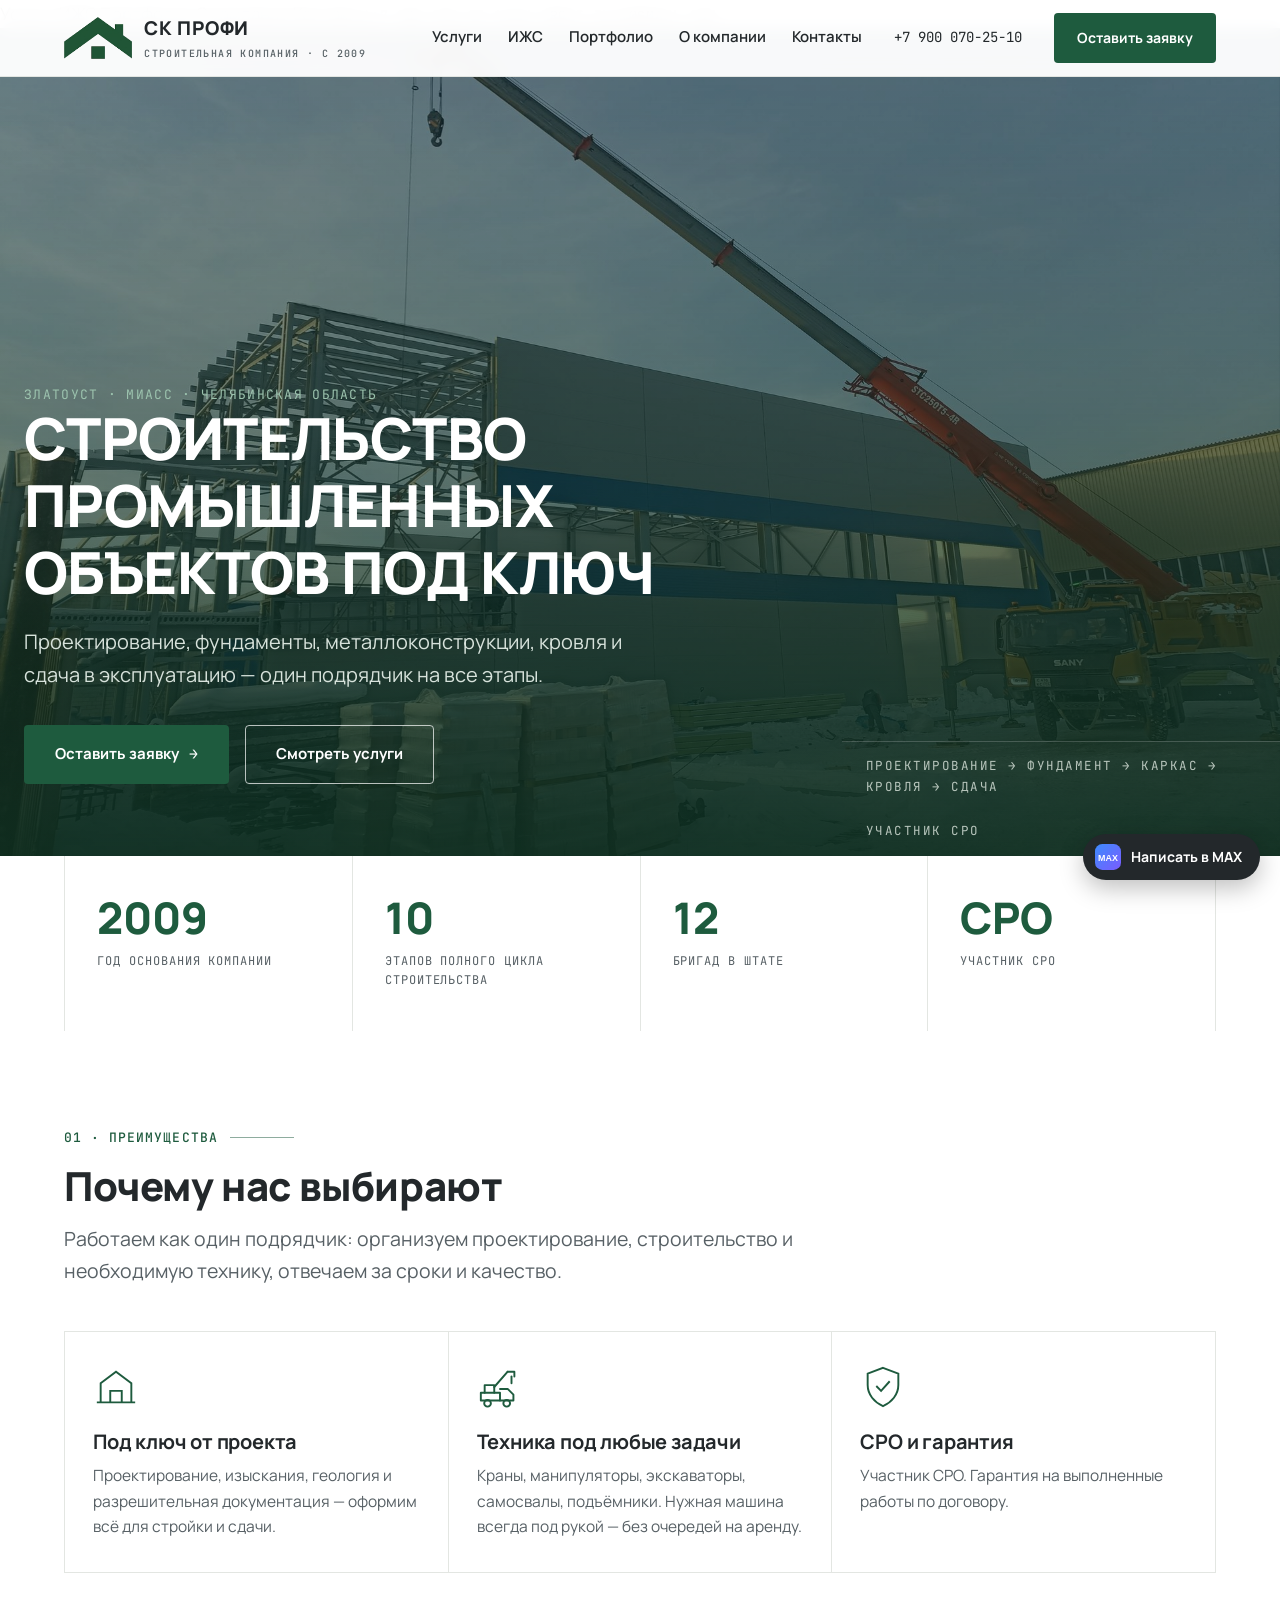
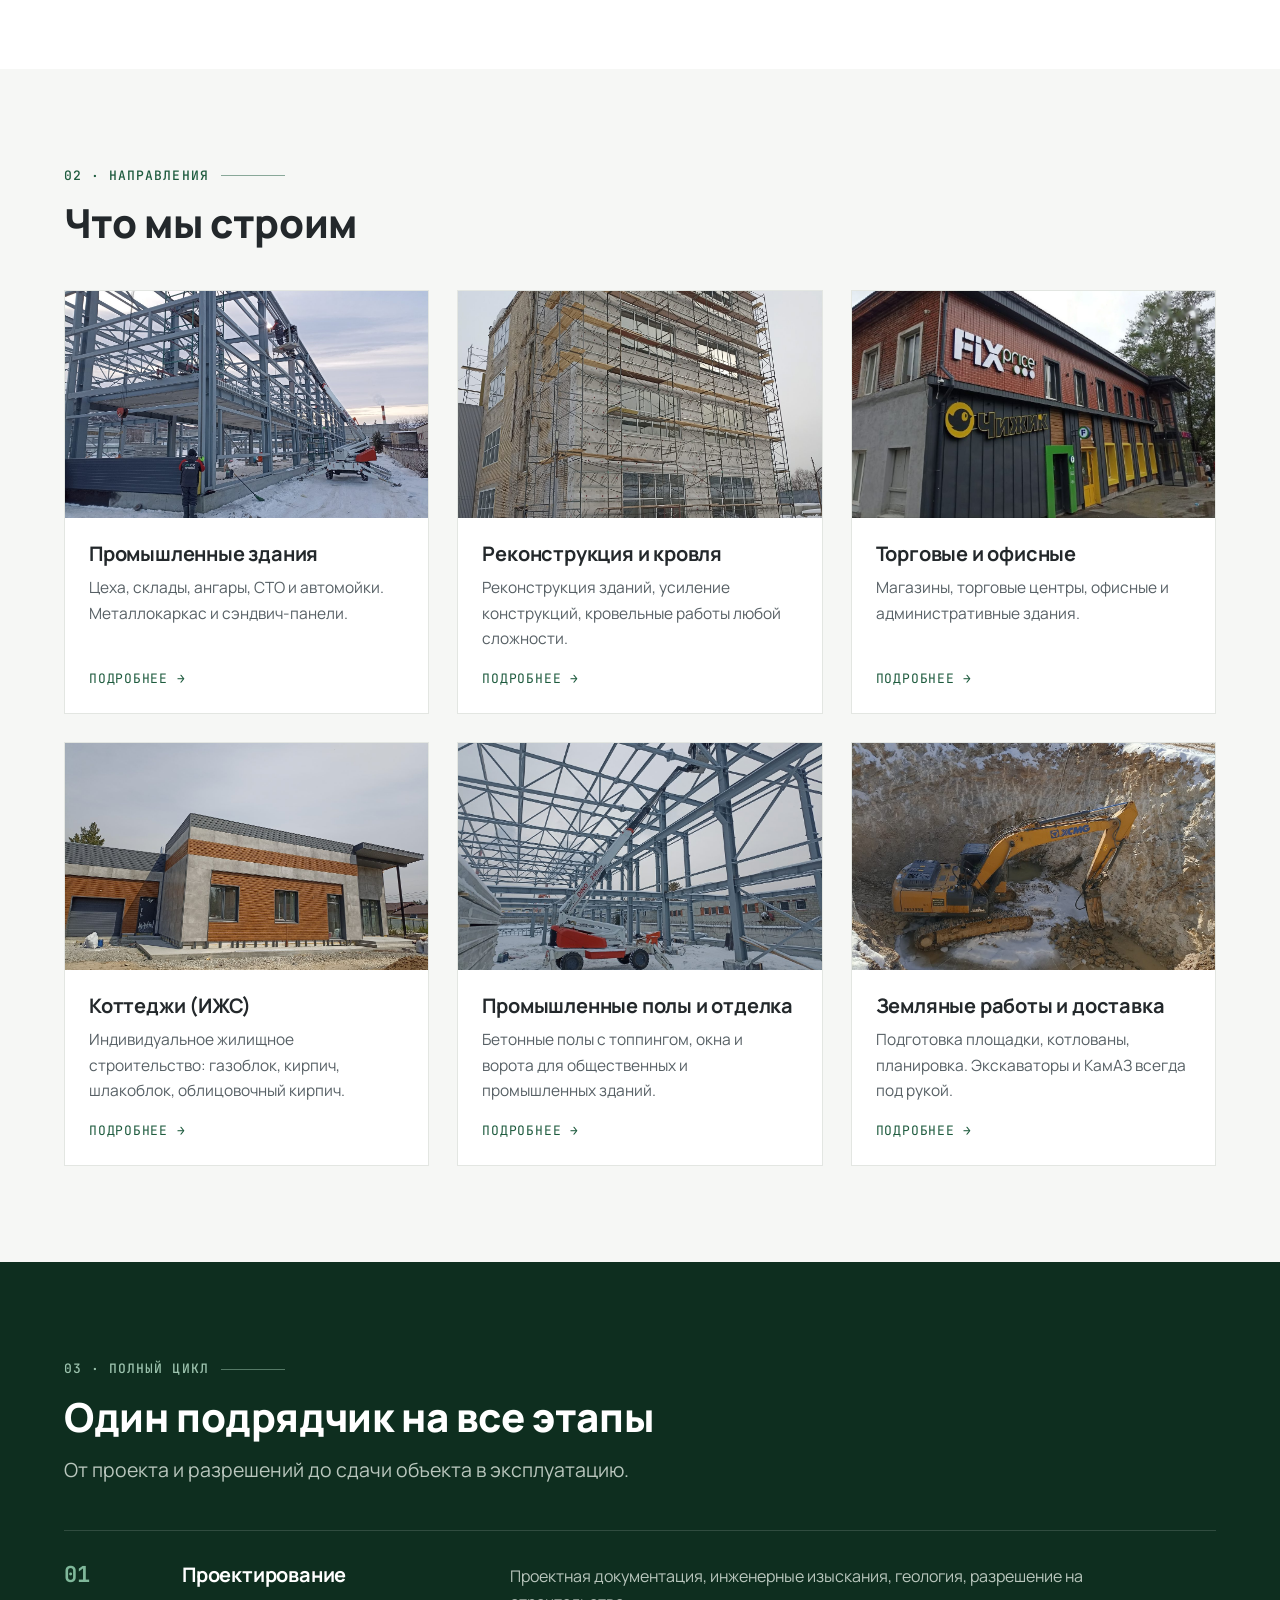
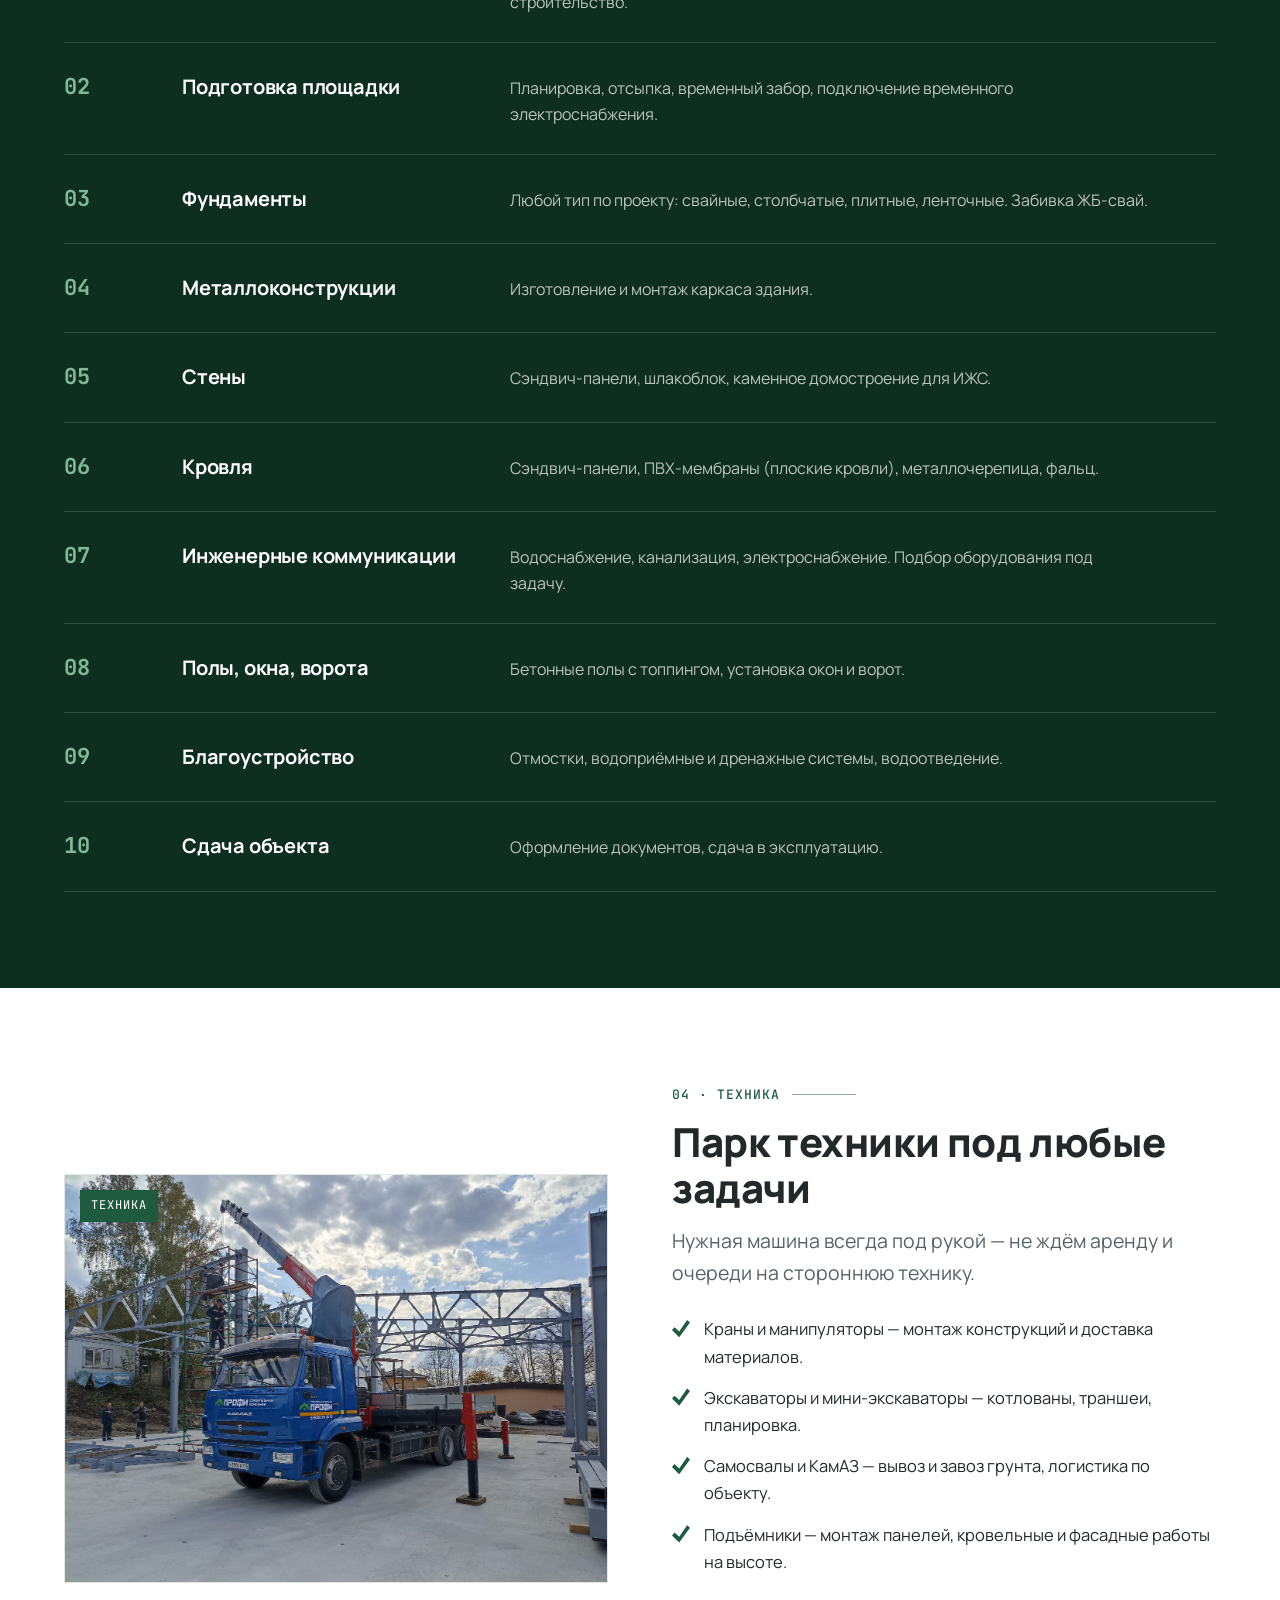
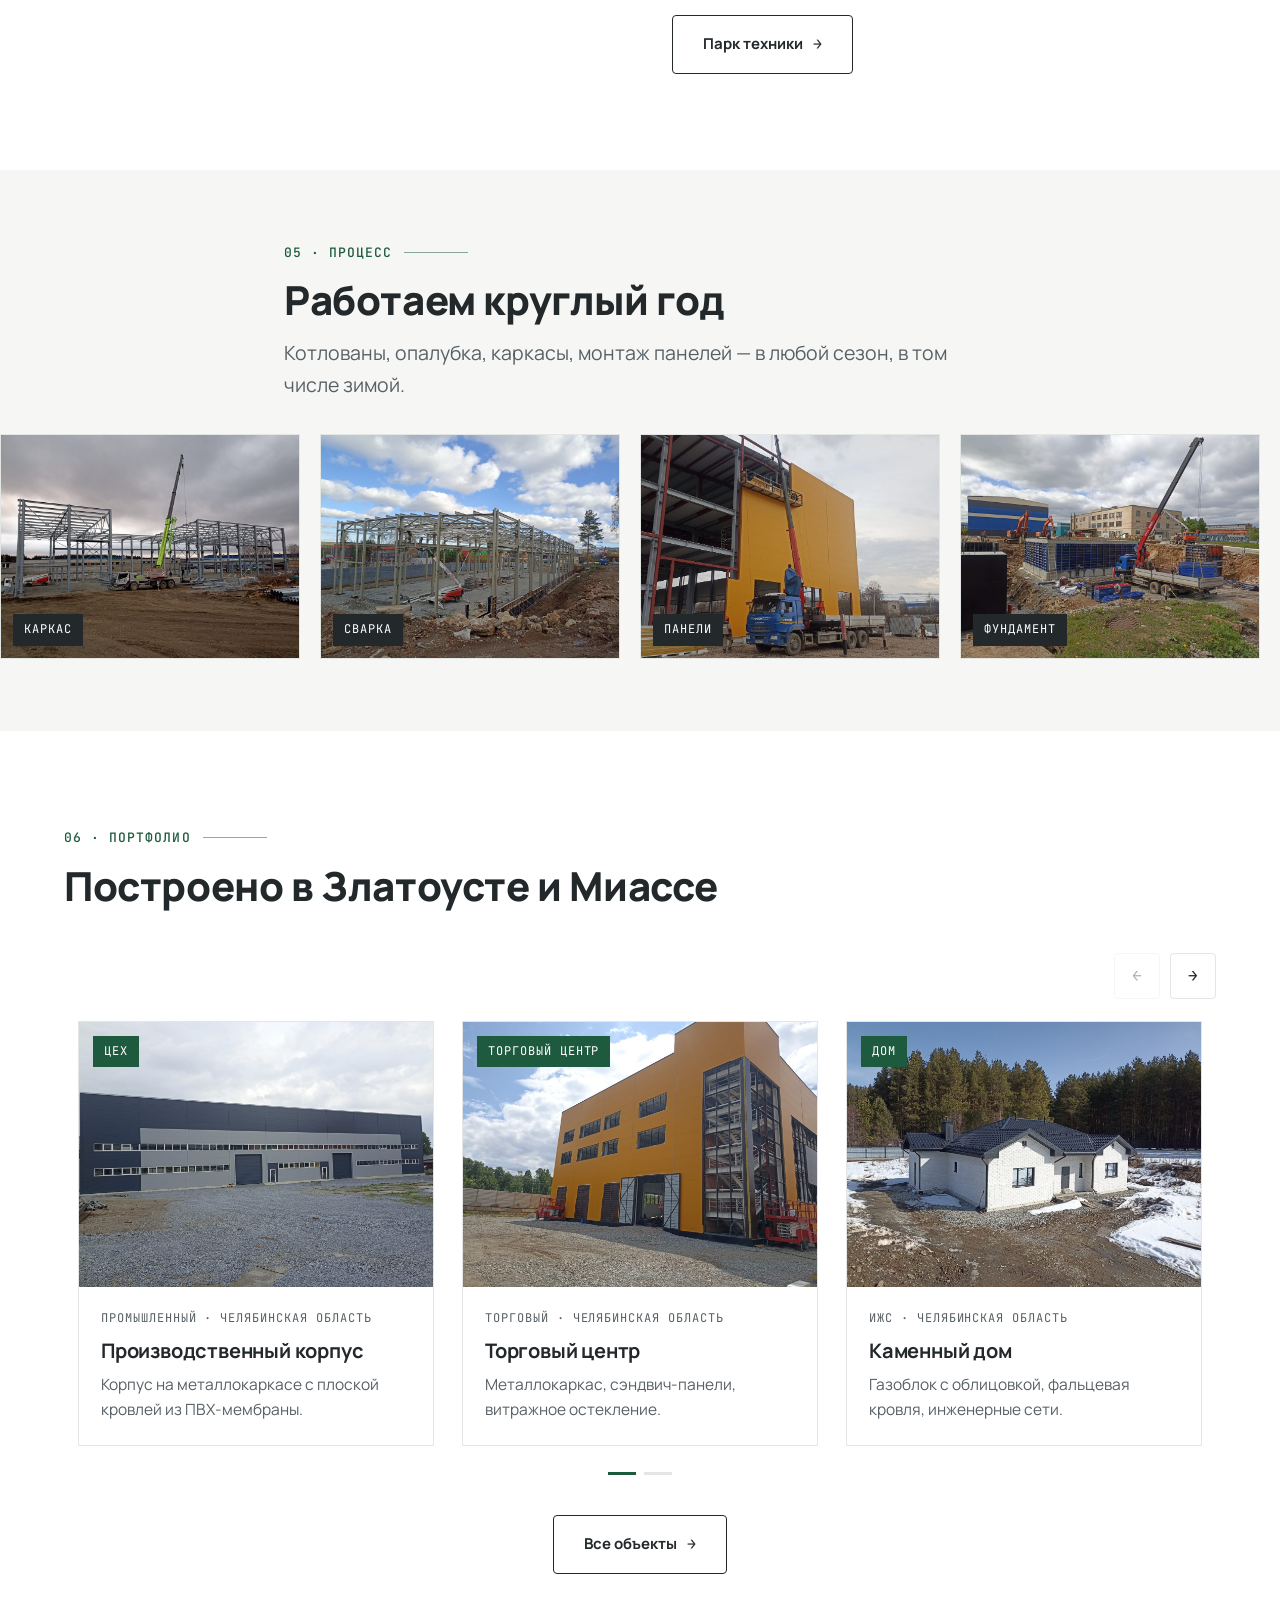
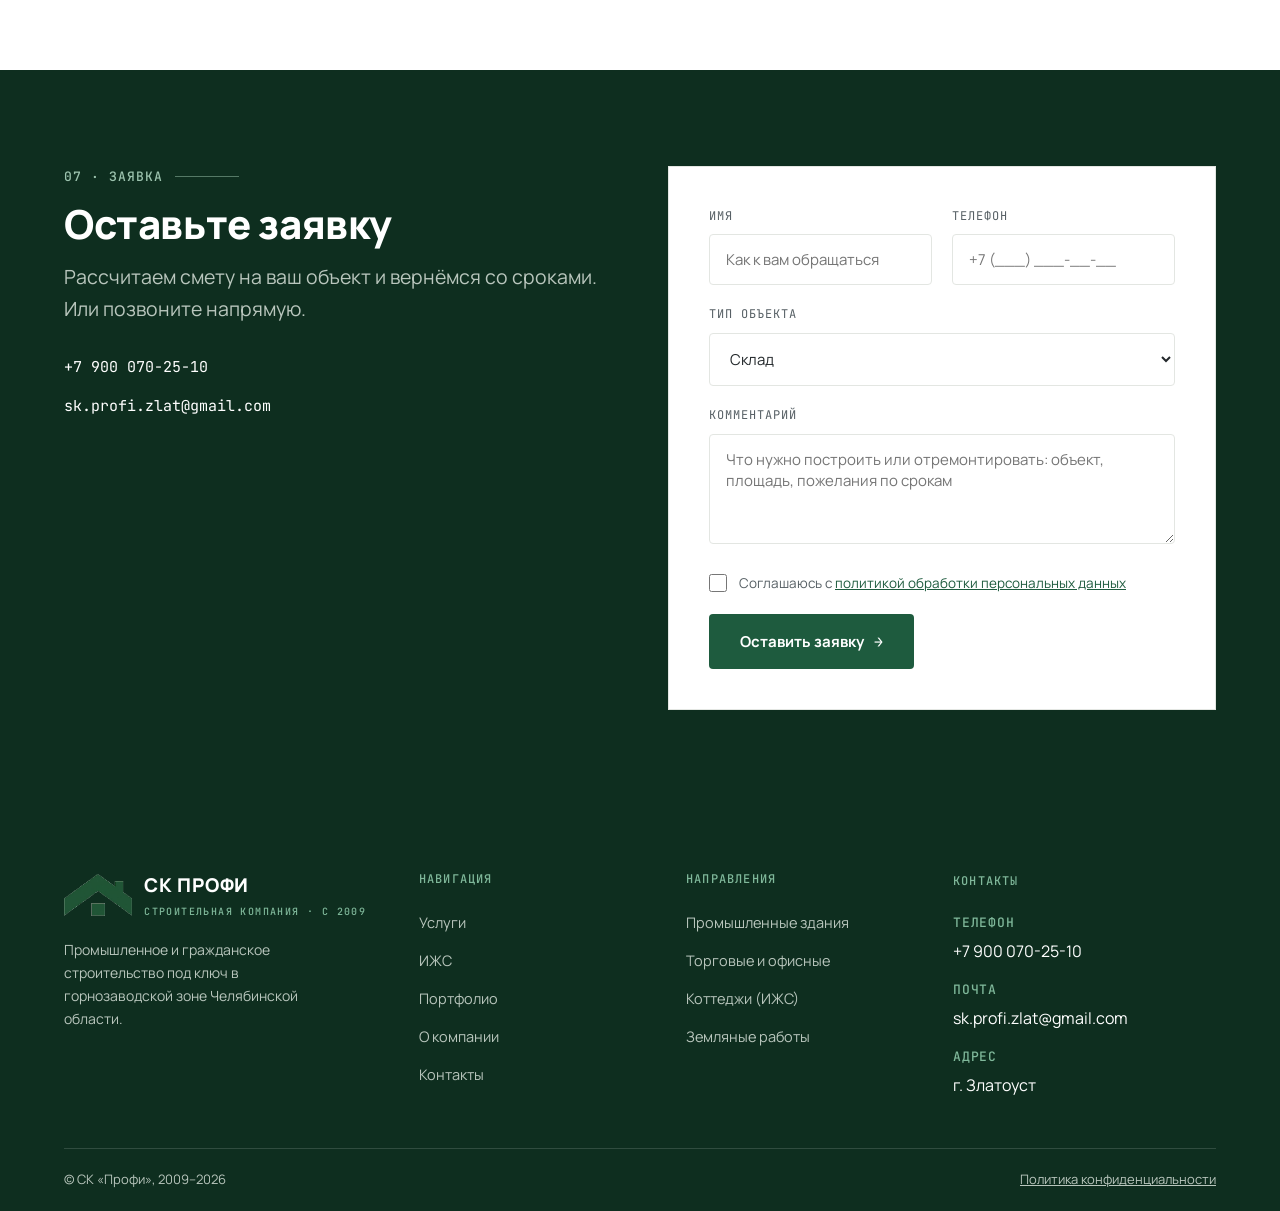
<file: index.html>
<!DOCTYPE html>
<html lang="ru">
<head>
  <meta charset="UTF-8">
  <meta name="viewport" content="width=device-width, initial-scale=1.0">
  <title>СК Профи — строительство ангаров, цехов и складов под ключ в Златоусте | Участник СРО</title>
  <meta name="description" content="Строительство ангаров, цехов, складов и коттеджей под ключ в Златоусте, Миассе и Челябинской области. Работаем с 2009 года, участник СРО, 12 бригад, парк техники. Оставьте заявку на расчёт сметы.">
  <meta property="og:type" content="website">
  <meta property="og:locale" content="ru_RU">
  <meta property="og:title" content="СК Профи — строительство ангаров, цехов и складов под ключ в Златоусте">
  <meta property="og:description" content="Промышленное и гражданское строительство под ключ с 2009 года. Участник СРО. Златоуст, Миасс, Челябинская область.">
  <meta property="og:image" content="img/hero.jpg">
  <link rel="icon" type="image/svg+xml" href="img/favicon.svg">
  <link rel="preconnect" href="https://fonts.googleapis.com">
  <link rel="preconnect" href="https://fonts.gstatic.com" crossorigin>
  <link href="https://fonts.googleapis.com/css2?family=Manrope:wght@400;500;600;700;800&family=JetBrains+Mono:wght@400;500;700&display=swap" rel="stylesheet">
  <link rel="stylesheet" href="css/style.css">
  <script type="application/ld+json">
  {
    "@context": "https://schema.org",
    "@type": "GeneralContractor",
    "name": "СК «Профи»",
    "legalName": "ООО «Строительная компания Профи»",
    "telephone": "+7 900 070-25-10",
    "email": "sk.profi.zlat@gmail.com",
    "foundingDate": "2009",
    "address": { "@type": "PostalAddress", "addressLocality": "Златоуст", "addressRegion": "Челябинская область", "addressCountry": "RU" },
    "geo": { "@type": "GeoCoordinates", "latitude": 55.171, "longitude": 59.658 },
    "areaServed": ["Златоуст", "Миасс", "Челябинская область"]
  }
  </script>
</head>
<body>

<!-- ======================= ШАПКА ======================= -->
<header class="header">
  <div class="container header__inner">
    <a class="logo" href="index.html" aria-label="СК Профи — на главную">
      <img class="logo__img" src="img/logo.png" alt="СК Профи — логотип">
      <span class="logo__name">СК ПРОФИ<small>СТРОИТЕЛЬНАЯ КОМПАНИЯ · С 2009</small></span>
    </a>
    <nav class="nav">
      <a href="uslugi.html">Услуги</a>
      <a href="izhs.html">ИЖС</a>
      <a href="portfolio.html">Портфолио</a>
      <a href="o-kompanii.html">О компании</a>
      <a href="kontakty.html">Контакты</a>
    </nav>
    <a class="header__phone" href="tel:+79000702510">+7 900 070-25-10</a>
    <a class="btn btn--primary" href="kontakty.html#zayavka">Оставить заявку</a>
    <button class="burger" id="burger" aria-label="Меню"><span></span><span></span><span></span></button>
  </div>
</header>
<div class="mobile-menu" id="mobileMenu">
  <a href="uslugi.html">Услуги</a>
  <a href="izhs.html">ИЖС</a>
  <a href="portfolio.html">Портфолио</a>
  <a href="o-kompanii.html">О компании</a>
  <a href="kontakty.html">Контакты</a>
  <a class="mono" href="tel:+79000702510">+7 900 070-25-10</a>
  <a class="mono" href="mailto:sk.profi.zlat@gmail.com">sk.profi.zlat@gmail.com</a>
</div>

<!-- ======================= ГЕРОЙ ======================= -->
<section class="hero">
  <div class="hero__bg"><img src="img/hero.jpg" alt="Монтаж металлоконструкций промышленного здания автокраном в Златоусте"></div>
  <div class="container hero__content">
    <p class="hero__meta">Златоуст · Миасс · Челябинская область</p>
    <h1 class="hero__title">Строительство промышленных объектов под&nbsp;ключ</h1>
    <p class="hero__sub">Проектирование, фундаменты, металлоконструкции, кровля и сдача в эксплуатацию — один подрядчик на все этапы.</p>
    <div class="hero__cta">
      <a class="btn btn--primary" href="kontakty.html#zayavka">Оставить заявку <span class="arr">→</span></a>
      <a class="btn btn--outline-light" href="uslugi.html">Смотреть услуги</a>
    </div>
  </div>
  <div class="hero__bottom">
    <div class="container">
      <span class="hero__ticker">Проектирование → Фундамент → Каркас → Кровля → Сдача</span>
      <span class="hero__ticker">Участник СРО</span>
    </div>
  </div>
</section>

<!-- ======================= ЦИФРЫ ======================= -->
<div class="stats">
  <div class="container">
    <div class="stats__grid">
      <div class="stat reveal"><div class="stat__num">2009</div><div class="stat__cap">Год основания компании</div></div>
      <div class="stat reveal"><div class="stat__num" data-count="10">10</div><div class="stat__cap">Этапов полного цикла строительства</div></div>
      <div class="stat reveal"><div class="stat__num" data-count="12">12</div><div class="stat__cap">Бригад в штате</div></div>
      <div class="stat reveal"><div class="stat__num">СРО</div><div class="stat__cap">Участник СРО</div></div>
    </div>
  </div>
</div>

<!-- ======================= ПОЧЕМУ МЫ ======================= -->
<section>
  <div class="container">
    <div class="sec-head reveal">
      <p class="sec-label">01 · Преимущества</p>
      <h2>Почему нас выбирают</h2>
      <p class="lead">Работаем как один подрядчик: организуем проектирование, строительство и необходимую технику, отвечаем за сроки и качество.</p>
    </div>
    <div class="cards cards--3 reveal">
      <div class="card">
        <div class="card__icon"><svg viewBox="0 0 48 48" fill="none" stroke="currentColor" stroke-width="2"><path d="M8 40 V20 L24 8 L40 20 V40"/><path d="M4 40 H44"/><path d="M18 40 V28 H30 V40"/></svg></div>
        <h3>Под ключ от проекта</h3>
        <p>Проектирование, изыскания, геология и разрешительная документация — оформим всё для стройки и сдачи.</p>
      </div>
      <div class="card">
        <div class="card__icon"><svg viewBox="0 0 48 48" fill="none" stroke="currentColor" stroke-width="2" stroke-linecap="round" stroke-linejoin="round"><path d="M4 30 h20 v8 H4 Z"/><path d="M24 26 h8 l6 6 v6 h-14"/><circle cx="11" cy="41" r="3.5"/><circle cx="31" cy="41" r="3.5"/><path d="M8 30 v-8 h10 v8"/><path d="M18 24 L32 8"/><path d="M32 8 h7 v5"/><path d="M36 13 v7"/></svg></div>
        <h3>Техника под любые задачи</h3>
        <p>Краны, манипуляторы, экскаваторы, самосвалы, подъёмники. Нужная машина всегда под рукой — без очередей на аренду.</p>
      </div>
      <div class="card">
        <div class="card__icon"><svg viewBox="0 0 48 48" fill="none" stroke="currentColor" stroke-width="2"><path d="M24 4 L40 10 V22 C40 32 33 40 24 44 C15 40 8 32 8 22 V10 Z"/><path d="M17 23 L22 28 L31 18"/></svg></div>
        <h3>СРО и гарантия</h3>
        <p>Участник СРО. Гарантия на выполненные работы по договору.</p>
      </div>
    </div>
  </div>
</section>

<!-- ======================= ЧТО СТРОИМ ======================= -->
<section class="tint">
  <div class="container">
    <div class="sec-head reveal">
      <p class="sec-label">02 · Направления</p>
      <h2>Что мы строим</h2>
    </div>
    <div class="dirs">
      <a class="dir reveal" href="uslugi.html#prom">
        <div class="dir__photo"><img src="img/uslugi-prom.jpg" alt="Строительство промышленного здания на металлокаркасе"></div>
        <div class="dir__body">
          <h3>Промышленные здания</h3>
          <p>Цеха, склады, ангары, СТО и автомойки. Металлокаркас и сэндвич-панели.</p>
          <span class="dir__link">Подробнее →</span>
        </div>
      </a>
      <a class="dir reveal" href="uslugi.html#rek">
        <div class="dir__photo"><img src="img/uslugi-rek.jpg" alt="Реконструкция фасада здания"></div>
        <div class="dir__body">
          <h3>Реконструкция и кровля</h3>
          <p>Реконструкция зданий, усиление конструкций, кровельные работы любой сложности.</p>
          <span class="dir__link">Подробнее →</span>
        </div>
      </a>
      <a class="dir reveal" href="uslugi.html#grad">
        <div class="dir__photo"><img src="img/uslugi-torg.jpg" alt="Построенный магазин"></div>
        <div class="dir__body">
          <h3>Торговые и офисные</h3>
          <p>Магазины, торговые центры, офисные и административные здания.</p>
          <span class="dir__link">Подробнее →</span>
        </div>
      </a>
      <a class="dir reveal" href="izhs.html">
        <div class="dir__photo"><img src="img/uslugi-izhs.jpg" alt="Коттедж из газоблока с фасадом"></div>
        <div class="dir__body">
          <h3>Коттеджи (ИЖС)</h3>
          <p>Индивидуальное жилищное строительство: газоблок, кирпич, шлакоблок, облицовочный кирпич.</p>
          <span class="dir__link">Подробнее →</span>
        </div>
      </a>
      <a class="dir reveal" href="uslugi.html#poly">
        <div class="dir__photo"><img src="img/uslugi-poly.jpg" alt="Внутренняя отделка производственного здания"></div>
        <div class="dir__body">
          <h3>Промышленные полы и отделка</h3>
          <p>Бетонные полы с топпингом, окна и ворота для общественных и промышленных зданий.</p>
          <span class="dir__link">Подробнее →</span>
        </div>
      </a>
      <a class="dir reveal" href="uslugi.html#zemlya">
        <div class="dir__photo"><img src="img/uslugi-zemlya.jpg" alt="Земляные работы экскаватором"></div>
        <div class="dir__body">
          <h3>Земляные работы и доставка</h3>
          <p>Подготовка площадки, котлованы, планировка. Экскаваторы и КамАЗ всегда под рукой.</p>
          <span class="dir__link">Подробнее →</span>
        </div>
      </a>
    </div>
  </div>
</section>

<!-- ======================= ЭТАПЫ ======================= -->
<section class="dark">
  <div class="container">
    <div class="sec-head reveal">
      <p class="sec-label sec-label--light">03 · Полный цикл</p>
      <h2>Один подрядчик на все этапы</h2>
      <p class="lead">От проекта и разрешений до сдачи объекта в эксплуатацию.</p>
    </div>
    <div class="steps reveal">
      <div class="step"><span class="step__num">01</span><h3>Проектирование</h3><p>Проектная документация, инженерные изыскания, геология, разрешение на строительство.</p></div>
      <div class="step"><span class="step__num">02</span><h3>Подготовка площадки</h3><p>Планировка, отсыпка, временный забор, подключение временного электроснабжения.</p></div>
      <div class="step"><span class="step__num">03</span><h3>Фундаменты</h3><p>Любой тип по проекту: свайные, столбчатые, плитные, ленточные. Забивка ЖБ-свай.</p></div>
      <div class="step"><span class="step__num">04</span><h3>Металлоконструкции</h3><p>Изготовление и монтаж каркаса здания.</p></div>
      <div class="step"><span class="step__num">05</span><h3>Стены</h3><p>Сэндвич-панели, шлакоблок, каменное домостроение для ИЖС.</p></div>
      <div class="step"><span class="step__num">06</span><h3>Кровля</h3><p>Сэндвич-панели, ПВХ-мембраны (плоские кровли), металлочерепица, фальц.</p></div>
      <div class="step"><span class="step__num">07</span><h3>Инженерные коммуникации</h3><p>Водоснабжение, канализация, электроснабжение. Подбор оборудования под задачу.</p></div>
      <div class="step"><span class="step__num">08</span><h3>Полы, окна, ворота</h3><p>Бетонные полы с топпингом, установка окон и ворот.</p></div>
      <div class="step"><span class="step__num">09</span><h3>Благоустройство</h3><p>Отмостки, водоприёмные и дренажные системы, водоотведение.</p></div>
      <div class="step"><span class="step__num">10</span><h3>Сдача объекта</h3><p>Оформление документов, сдача в эксплуатацию.</p></div>
    </div>
  </div>
</section>

<!-- ======================= ТЕХНИКА ======================= -->
<section>
  <div class="container split">
    <div class="split__photo reveal">
      <span class="tag tag--fill">Техника</span>
      <img src="img/about-rabota.jpg" alt="КамАЗ-манипулятор на монтаже металлоконструкций">
    </div>
    <div class="reveal">
      <div class="sec-head" style="margin-bottom:0">
        <p class="sec-label">04 · Техника</p>
        <h2>Парк техники под любые задачи</h2>
        <p class="lead">Нужная машина всегда под рукой — не ждём аренду и очереди на стороннюю технику.</p>
      </div>
      <ul class="checklist">
        <li>Краны и манипуляторы — монтаж конструкций и доставка материалов.</li>
        <li>Экскаваторы и мини-экскаваторы — котлованы, траншеи, планировка.</li>
        <li>Самосвалы и КамАЗ — вывоз и завоз грунта, логистика по объекту.</li>
        <li>Подъёмники — монтаж панелей, кровельные и фасадные работы на высоте.</li>
      </ul>
      <div class="mt-40">
        <a class="btn btn--outline" href="o-kompanii.html#tehnika">Парк техники <span class="arr">→</span></a>
      </div>
    </div>
  </div>
</section>

<!-- ======================= ФОТОЛЕНТА ПРОЦЕССОВ ======================= -->
<section class="tint" style="padding-top:72px;padding-bottom:72px">
  <div class="container sec-head reveal" style="margin-bottom:32px">
    <p class="sec-label">05 · Процесс</p>
    <h2>Работаем круглый год</h2>
    <p class="lead">Котлованы, опалубка, каркасы, монтаж панелей — в любой сезон, в том числе зимой.</p>
  </div>
  <div class="strip">
    <div class="strip__track">
      <div class="strip__item"><img src="img/proc-1.jpg" alt="Монтаж металлоконструкций"><span class="tag tag--dark">Каркас</span></div>
      <div class="strip__item"><img src="img/proc-2.jpg" alt="Сварка ферм"><span class="tag tag--dark">Сварка</span></div>
      <div class="strip__item"><img src="img/proc-3.jpg" alt="Монтаж сэндвич-панелей"><span class="tag tag--dark">Панели</span></div>
      <div class="strip__item"><img src="img/proc-4.jpg" alt="Фундаментные работы"><span class="tag tag--dark">Фундамент</span></div>
      <div class="strip__item"><img src="img/proc-5.jpg" alt="Армирование плиты"><span class="tag tag--dark">Армирование</span></div>
      <div class="strip__item"><img src="img/proc-6.jpg" alt="Ленточный фундамент дома"><span class="tag tag--dark">ИЖС</span></div>
      <div class="strip__item"><img src="img/proc-1.jpg" alt="" aria-hidden="true"><span class="tag tag--dark">Каркас</span></div>
      <div class="strip__item"><img src="img/proc-2.jpg" alt="" aria-hidden="true"><span class="tag tag--dark">Сварка</span></div>
      <div class="strip__item"><img src="img/proc-3.jpg" alt="" aria-hidden="true"><span class="tag tag--dark">Панели</span></div>
      <div class="strip__item"><img src="img/proc-4.jpg" alt="" aria-hidden="true"><span class="tag tag--dark">Фундамент</span></div>
      <div class="strip__item"><img src="img/proc-5.jpg" alt="" aria-hidden="true"><span class="tag tag--dark">Армирование</span></div>
      <div class="strip__item"><img src="img/proc-6.jpg" alt="" aria-hidden="true"><span class="tag tag--dark">ИЖС</span></div>
    </div>
  </div>
</section>

<!-- ======================= ОБЪЕКТЫ (СЛАЙДЕР) ======================= -->
<section>
  <div class="container">
    <div class="sec-head reveal">
      <p class="sec-label">06 · Портфолио</p>
      <h2>Построено в Златоусте и Миассе</h2>
    </div>
    <div class="slider reveal" id="slider">
      <div class="slider__nav">
        <button class="slider__btn" data-prev aria-label="Назад">←</button>
        <button class="slider__btn" data-next aria-label="Вперёд">→</button>
      </div>
      <div class="slider__track-wrap">
        <div class="slider__track">
          <div class="slider__slide">
            <div class="obj-card">
              <div class="obj-card__photo"><span class="tag tag--fill">Цех</span><img src="img/portfolio-1.jpg" alt="Готовый производственный корпус"></div>
              <div class="obj-card__body">
                <span class="obj-card__meta">Промышленный · Челябинская область</span>
                <h3>Производственный корпус</h3>
                <p>Корпус на металлокаркасе с плоской кровлей из ПВХ-мембраны.</p>
              </div>
            </div>
          </div>
          <div class="slider__slide">
            <div class="obj-card">
              <div class="obj-card__photo"><span class="tag tag--fill">Торговый центр</span><img src="img/portfolio-2.jpg" alt="Торговый центр"></div>
              <div class="obj-card__body">
                <span class="obj-card__meta">Торговый · Челябинская область</span>
                <h3>Торговый центр</h3>
                <p>Металлокаркас, сэндвич-панели, витражное остекление.</p>
              </div>
            </div>
          </div>
          <div class="slider__slide">
            <div class="obj-card">
              <div class="obj-card__photo"><span class="tag tag--fill">Дом</span><img src="img/portfolio-3.jpg" alt="Каменный дом"></div>
              <div class="obj-card__body">
                <span class="obj-card__meta">ИЖС · Челябинская область</span>
                <h3>Каменный дом</h3>
                <p>Газоблок с облицовкой, фальцевая кровля, инженерные сети.</p>
              </div>
            </div>
          </div>
          <div class="slider__slide">
            <div class="obj-card">
              <div class="obj-card__photo"><span class="tag tag--fill">Магазин</span><img src="img/portfolio-magazin.jpg" alt="Построенный магазин"></div>
              <div class="obj-card__body">
                <span class="obj-card__meta">Торговый · Челябинская область</span>
                <h3>Магазин</h3>
                <p>Торговое здание под ключ: от фундамента до отделки фасада.</p>
              </div>
            </div>
          </div>
        </div>
      </div>
      <div class="slider__dots" data-dots></div>
    </div>
    <div class="mt-40 center"><a class="btn btn--outline" href="portfolio.html">Все объекты <span class="arr">→</span></a></div>
  </div>
</section>

<!-- ======================= ФОРМА ======================= -->
<section class="dark" id="zayavka">
  <div class="container cta-block">
    <div class="reveal">
      <div class="sec-head" style="margin-bottom:0">
        <p class="sec-label sec-label--light">07 · Заявка</p>
        <h2>Оставьте заявку</h2>
        <p class="lead">Рассчитаем смету на ваш объект и вернёмся со сроками. Или позвоните напрямую.</p>
      </div>
      <div class="cta-contacts">
        <a href="tel:+79000702510">+7 900 070-25-10</a>
        <a href="mailto:sk.profi.zlat@gmail.com">sk.profi.zlat@gmail.com</a>
      </div>
    </div>
    <form class="form reveal" id="leadForm" action="mailto:sk.profi.zlat@gmail.com" method="post" enctype="text/plain" novalidate>
      <div class="field">
        <label for="f-name">Имя</label>
        <input id="f-name" name="Имя" type="text" placeholder="Как к вам обращаться" required>
        <span class="err"></span>
      </div>
      <div class="field">
        <label for="f-phone">Телефон</label>
        <input id="f-phone" name="Телефон" type="tel" placeholder="+7 (___) ___-__-__" required>
        <span class="err"></span>
      </div>
      <div class="field form__full">
        <label for="f-type">Тип объекта</label>
        <select id="f-type" name="Тип объекта">
          <option>Склад</option>
          <option>Производственный цех</option>
          <option>Ангар</option>
          <option>Магазин / торговое здание</option>
          <option>Дом (ИЖС)</option>
          <option>Другое</option>
        </select>
      </div>
      <div class="field form__full">
        <label for="f-msg">Комментарий</label>
        <textarea id="f-msg" name="Комментарий" placeholder="Что нужно построить или отремонтировать: объект, площадь, пожелания по срокам"></textarea>
      </div>
      <label class="consent">
        <input type="checkbox" required>
        <span>Соглашаюсь с <a href="politika.html">политикой обработки персональных данных</a></span>
      </label>
      <div class="form__full"><button class="btn btn--primary" type="submit">Оставить заявку <span class="arr">→</span></button></div>
      <div class="form__ok form__full" id="formOk">Заявка сформирована. Откроется почтовое приложение — нажмите «Отправить». Мы свяжемся с вами в ближайшее время.</div>
    </form>
  </div>
</section>

<!-- ======================= ФУТЕР ======================= -->
<footer class="footer">
  <div class="container">
    <div class="footer__grid">
      <div>
        <a class="logo" href="index.html">
          <img class="logo__img" src="img/logo.png" alt="СК Профи — логотип">
          <span class="logo__name">СК ПРОФИ<small>СТРОИТЕЛЬНАЯ КОМПАНИЯ · С 2009</small></span>
        </a>
        <p class="footer__slogan">Промышленное и гражданское строительство под ключ в горнозаводской зоне Челябинской области.</p>
      </div>
      <div>
        <h4>Навигация</h4>
        <ul>
          <li><a href="uslugi.html">Услуги</a></li>
          <li><a href="izhs.html">ИЖС</a></li>
          <li><a href="portfolio.html">Портфолио</a></li>
          <li><a href="o-kompanii.html">О компании</a></li>
          <li><a href="kontakty.html">Контакты</a></li>
        </ul>
      </div>
      <div>
        <h4>Направления</h4>
        <ul>
          <li><a href="uslugi.html#prom">Промышленные здания</a></li>
          <li><a href="uslugi.html#grad">Торговые и офисные</a></li>
          <li><a href="izhs.html">Коттеджи (ИЖС)</a></li>
          <li><a href="uslugi.html#zemlya">Земляные работы</a></li>
        </ul>
      </div>
      <div class="footer__contact">
        <h4>Контакты</h4>
        <span class="mono">Телефон</span>
        <a href="tel:+79000702510">+7 900 070-25-10</a><br>
        <span class="mono">Почта</span>
        <a href="mailto:sk.profi.zlat@gmail.com">sk.profi.zlat@gmail.com</a><br>
        <span class="mono">Адрес</span>
        <span class="val">г. Златоуст</span>
      </div>
    </div>
    <div class="footer__bottom">
      <span>© СК «Профи», 2009–<span id="year">2026</span></span>
      <a href="politika.html">Политика конфиденциальности</a>
    </div>
  </div>
</footer>

<!-- TODO MAX: заменить href на личную ссылку профиля Жени https://max.ru/u/... (MAX → профиль → QR-код → Поделиться) -->
<a class="max-btn" href="https://max.ru/" target="_blank" rel="noopener" aria-label="Написать в мессенджер MAX">
  <svg viewBox="0 0 32 32" aria-hidden="true"><defs><linearGradient id="maxg" x1="0" y1="0" x2="1" y2="1"><stop offset="0" stop-color="#3D8BFD"/><stop offset="1" stop-color="#7A5CFF"/></linearGradient></defs><rect width="32" height="32" rx="9" fill="url(#maxg)"/><text x="16" y="21" text-anchor="middle" font-family="Arial,Helvetica,sans-serif" font-weight="800" font-size="11" fill="#fff">MAX</text></svg>
  <span>Написать в MAX</span>
</a>

<script src="js/script.js"></script>
</body>
</html>
</file>
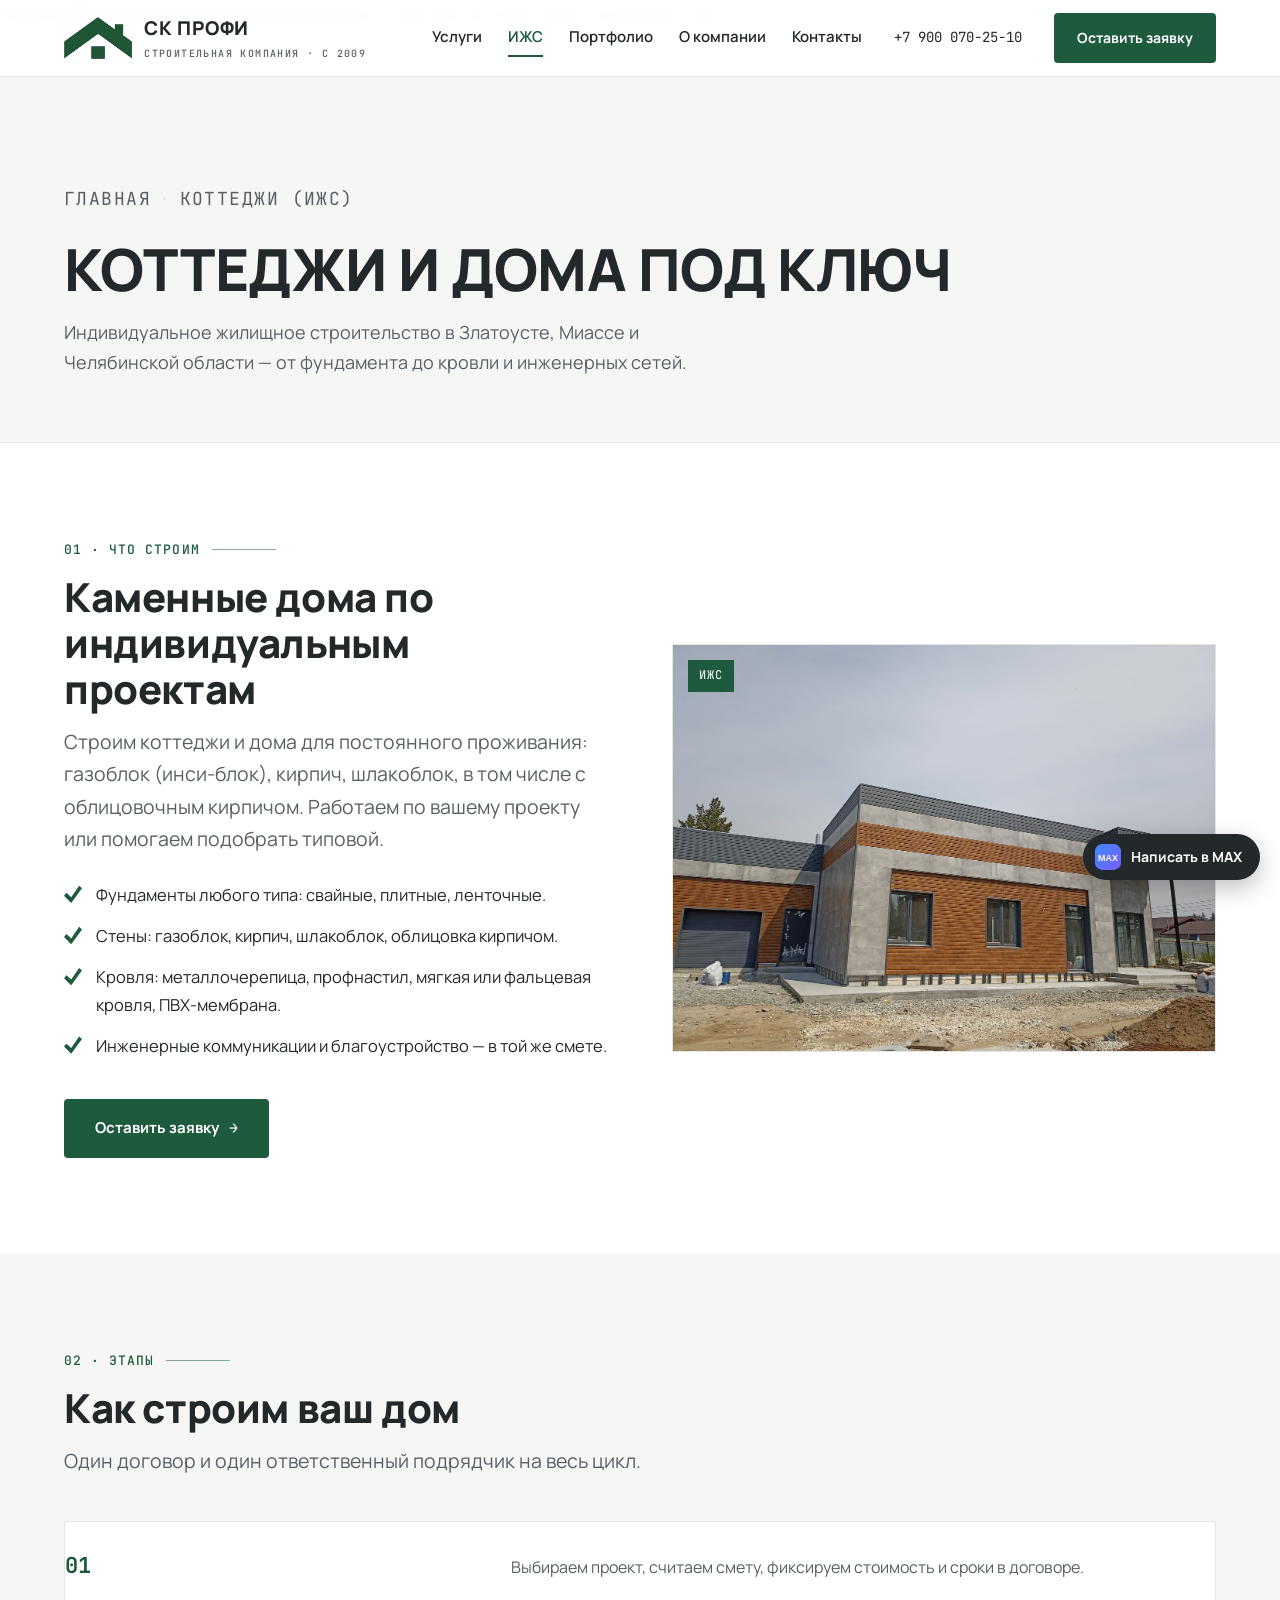
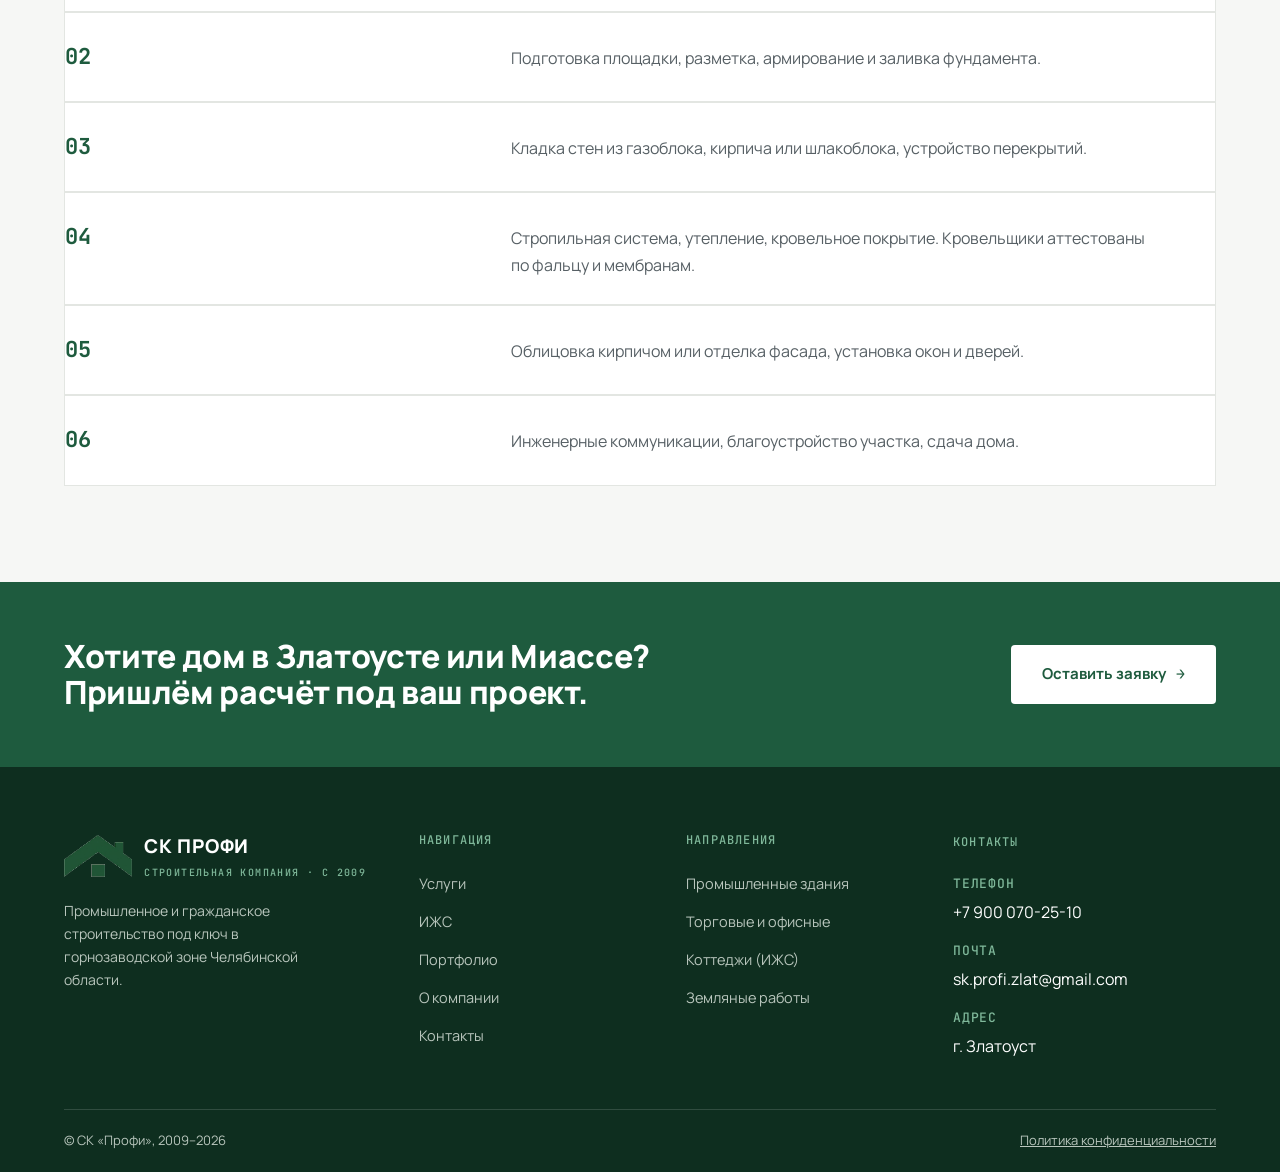
<file: izhs.html>
<!DOCTYPE html>
<html lang="ru">
<head>
  <meta charset="UTF-8">
  <meta name="viewport" content="width=device-width, initial-scale=1.0">
  <title>Коттеджи и дома под ключ в Златоусте и Миассе (ИЖС) | СК Профи</title>
  <meta name="description" content="Строительство коттеджей и каменных домов под ключ в Златоусте, Миассе и Челябинской области: газоблок, кирпич, шлакоблок. Фундамент, фальцевая кровля, инженерные сети — один договор, все этапы.">
  <meta property="og:type" content="website">
  <meta property="og:locale" content="ru_RU">
  <meta property="og:title" content="Коттеджи под ключ (ИЖС) — СК Профи Златоуст">
  <meta property="og:description" content="Каменные дома из газоблока, кирпича и шлакоблока под ключ. Фундамент, кровля, сети — в одной смете.">
  <meta property="og:image" content="img/uslugi-izhs.jpg">
  <link rel="icon" type="image/svg+xml" href="img/favicon.svg">
  <link rel="preconnect" href="https://fonts.googleapis.com">
  <link rel="preconnect" href="https://fonts.gstatic.com" crossorigin>
  <link href="https://fonts.googleapis.com/css2?family=Manrope:wght@400;500;600;700;800&family=JetBrains+Mono:wght@400;500;700&display=swap" rel="stylesheet">
  <link rel="stylesheet" href="css/style.css">
</head>
<body>

<header class="header">
  <div class="container header__inner">
    <a class="logo" href="index.html" aria-label="СК Профи — на главную">
      <img class="logo__img" src="img/logo.png" alt="СК Профи — логотип">
      <span class="logo__name">СК ПРОФИ<small>СТРОИТЕЛЬНАЯ КОМПАНИЯ · С 2009</small></span>
    </a>
    <nav class="nav">
      <a href="uslugi.html">Услуги</a>
      <a href="izhs.html" class="active">ИЖС</a>
      <a href="portfolio.html">Портфолио</a>
      <a href="o-kompanii.html">О компании</a>
      <a href="kontakty.html">Контакты</a>
    </nav>
    <a class="header__phone" href="tel:+79000702510">+7 900 070-25-10</a>
    <a class="btn btn--primary" href="kontakty.html#zayavka">Оставить заявку</a>
    <button class="burger" id="burger" aria-label="Меню"><span></span><span></span><span></span></button>
  </div>
</header>
<div class="mobile-menu" id="mobileMenu">
  <a href="uslugi.html">Услуги</a>
  <a href="izhs.html">ИЖС</a>
  <a href="portfolio.html">Портфолио</a>
  <a href="o-kompanii.html">О компании</a>
  <a href="kontakty.html">Контакты</a>
  <a class="mono" href="tel:+79000702510">+7 900 070-25-10</a>
  <a class="mono" href="mailto:sk.profi.zlat@gmail.com">sk.profi.zlat@gmail.com</a>
</div>

<div class="page-hero">
  <div class="container">
    <p class="breadcrumb"><a href="index.html">Главная</a><span>·</span>Коттеджи (ИЖС)</p>
    <h1>Коттеджи и дома под ключ</h1>
    <p>Индивидуальное жилищное строительство в Златоусте, Миассе и Челябинской области — от фундамента до кровли и инженерных сетей.</p>
  </div>
</div>

<section>
  <div class="container split">
    <div>
      <div class="sec-head" style="margin-bottom:0">
        <p class="sec-label">01 · Что строим</p>
        <h2>Каменные дома по индивидуальным проектам</h2>
        <p class="lead">Строим коттеджи и дома для постоянного проживания: газоблок (инси-блок), кирпич, шлакоблок, в том числе с облицовочным кирпичом. Работаем по вашему проекту или помогаем подобрать типовой.</p>
      </div>
      <ul class="checklist">
        <li>Фундаменты любого типа: свайные, плитные, ленточные.</li>
        <li>Стены: газоблок, кирпич, шлакоблок, облицовка кирпичом.</li>
        <li>Кровля: металлочерепица, профнастил, мягкая или фальцевая кровля, ПВХ-мембрана.</li>
        <li>Инженерные коммуникации и благоустройство — в той же смете.</li>
      </ul>
      <div class="mt-40"><a class="btn btn--primary" href="kontakty.html#zayavka">Оставить заявку <span class="arr">→</span></a></div>
    </div>
    <div class="split__photo fade-photo reveal"><span class="tag tag--fill">ИЖС</span>
      <img src="img/uslugi-izhs.jpg" alt="Коттедж из газоблока">
      <img src="img/portfolio-3.jpg" alt="Каменный дом с фальцевой кровлей" loading="lazy">
      <img src="img/obj-izhs-fund.jpg" alt="Ленточный фундамент дома" loading="lazy">
      <img src="img/proc-6.jpg" alt="Армирование фундамента коттеджа" loading="lazy">
    </div>
  </div>
</section>

<section class="tint">
  <div class="container">
    <div class="sec-head reveal">
      <p class="sec-label">02 · Этапы</p>
      <h2>Как строим ваш дом</h2>
      <p class="lead">Один договор и один ответственный подрядчик на весь цикл.</p>
    </div>
    <div class="steps steps--light reveal">
      <div class="step"><span class="step__num">01</span><h3>Проект и смета</h3><p>Выбираем проект, считаем смету, фиксируем стоимость и сроки в договоре.</p></div>
      <div class="step"><span class="step__num">02</span><h3>Фундамент</h3><p>Подготовка площадки, разметка, армирование и заливка фундамента.</p></div>
      <div class="step"><span class="step__num">03</span><h3>Стены и перекрытия</h3><p>Кладка стен из газоблока, кирпича или шлакоблока, устройство перекрытий.</p></div>
      <div class="step"><span class="step__num">04</span><h3>Кровля</h3><p>Стропильная система, утепление, кровельное покрытие. Кровельщики аттестованы по фальцу и мембранам.</p></div>
      <div class="step"><span class="step__num">05</span><h3>Фасад и окна</h3><p>Облицовка кирпичом или отделка фасада, установка окон и дверей.</p></div>
      <div class="step"><span class="step__num">06</span><h3>Сети и сдача</h3><p>Инженерные коммуникации, благоустройство участка, сдача дома.</p></div>
    </div>
  </div>
</section>

<section class="cta-strip">
  <div class="container">
    <h2>Хотите дом в Златоусте или Миассе? Пришлём расчёт под ваш проект.</h2>
    <a class="btn" href="kontakty.html#zayavka">Оставить заявку <span class="arr">→</span></a>
  </div>
</section>

<footer class="footer">
  <div class="container">
    <div class="footer__grid">
      <div>
        <a class="logo" href="index.html">
          <img class="logo__img" src="img/logo.png" alt="СК Профи — логотип">
          <span class="logo__name">СК ПРОФИ<small>СТРОИТЕЛЬНАЯ КОМПАНИЯ · С 2009</small></span>
        </a>
        <p class="footer__slogan">Промышленное и гражданское строительство под ключ в горнозаводской зоне Челябинской области.</p>
      </div>
      <div>
        <h4>Навигация</h4>
        <ul>
          <li><a href="uslugi.html">Услуги</a></li>
          <li><a href="izhs.html">ИЖС</a></li>
          <li><a href="portfolio.html">Портфолио</a></li>
          <li><a href="o-kompanii.html">О компании</a></li>
          <li><a href="kontakty.html">Контакты</a></li>
        </ul>
      </div>
      <div>
        <h4>Направления</h4>
        <ul>
          <li><a href="uslugi.html#prom">Промышленные здания</a></li>
          <li><a href="uslugi.html#grad">Торговые и офисные</a></li>
          <li><a href="izhs.html">Коттеджи (ИЖС)</a></li>
          <li><a href="uslugi.html#zemlya">Земляные работы</a></li>
        </ul>
      </div>
      <div class="footer__contact">
        <h4>Контакты</h4>
        <span class="mono">Телефон</span>
        <a href="tel:+79000702510">+7 900 070-25-10</a><br>
        <span class="mono">Почта</span>
        <a href="mailto:sk.profi.zlat@gmail.com">sk.profi.zlat@gmail.com</a><br>
        <span class="mono">Адрес</span>
        <span class="val">г. Златоуст</span>
      </div>
    </div>
    <div class="footer__bottom">
      <span>© СК «Профи», 2009–<span id="year">2026</span></span>
      <a href="politika.html">Политика конфиденциальности</a>
    </div>
  </div>
</footer>

<!-- TODO MAX: заменить href на личную ссылку профиля Жени https://max.ru/u/... -->
<a class="max-btn" href="https://max.ru/" target="_blank" rel="noopener" aria-label="Написать в мессенджер MAX">
  <svg viewBox="0 0 32 32" aria-hidden="true"><defs><linearGradient id="maxg" x1="0" y1="0" x2="1" y2="1"><stop offset="0" stop-color="#3D8BFD"/><stop offset="1" stop-color="#7A5CFF"/></linearGradient></defs><rect width="32" height="32" rx="9" fill="url(#maxg)"/><text x="16" y="21" text-anchor="middle" font-family="Arial,Helvetica,sans-serif" font-weight="800" font-size="11" fill="#fff">MAX</text></svg>
  <span>Написать в MAX</span>
</a>

<script src="js/script.js"></script>
</body>
</html>
</file>
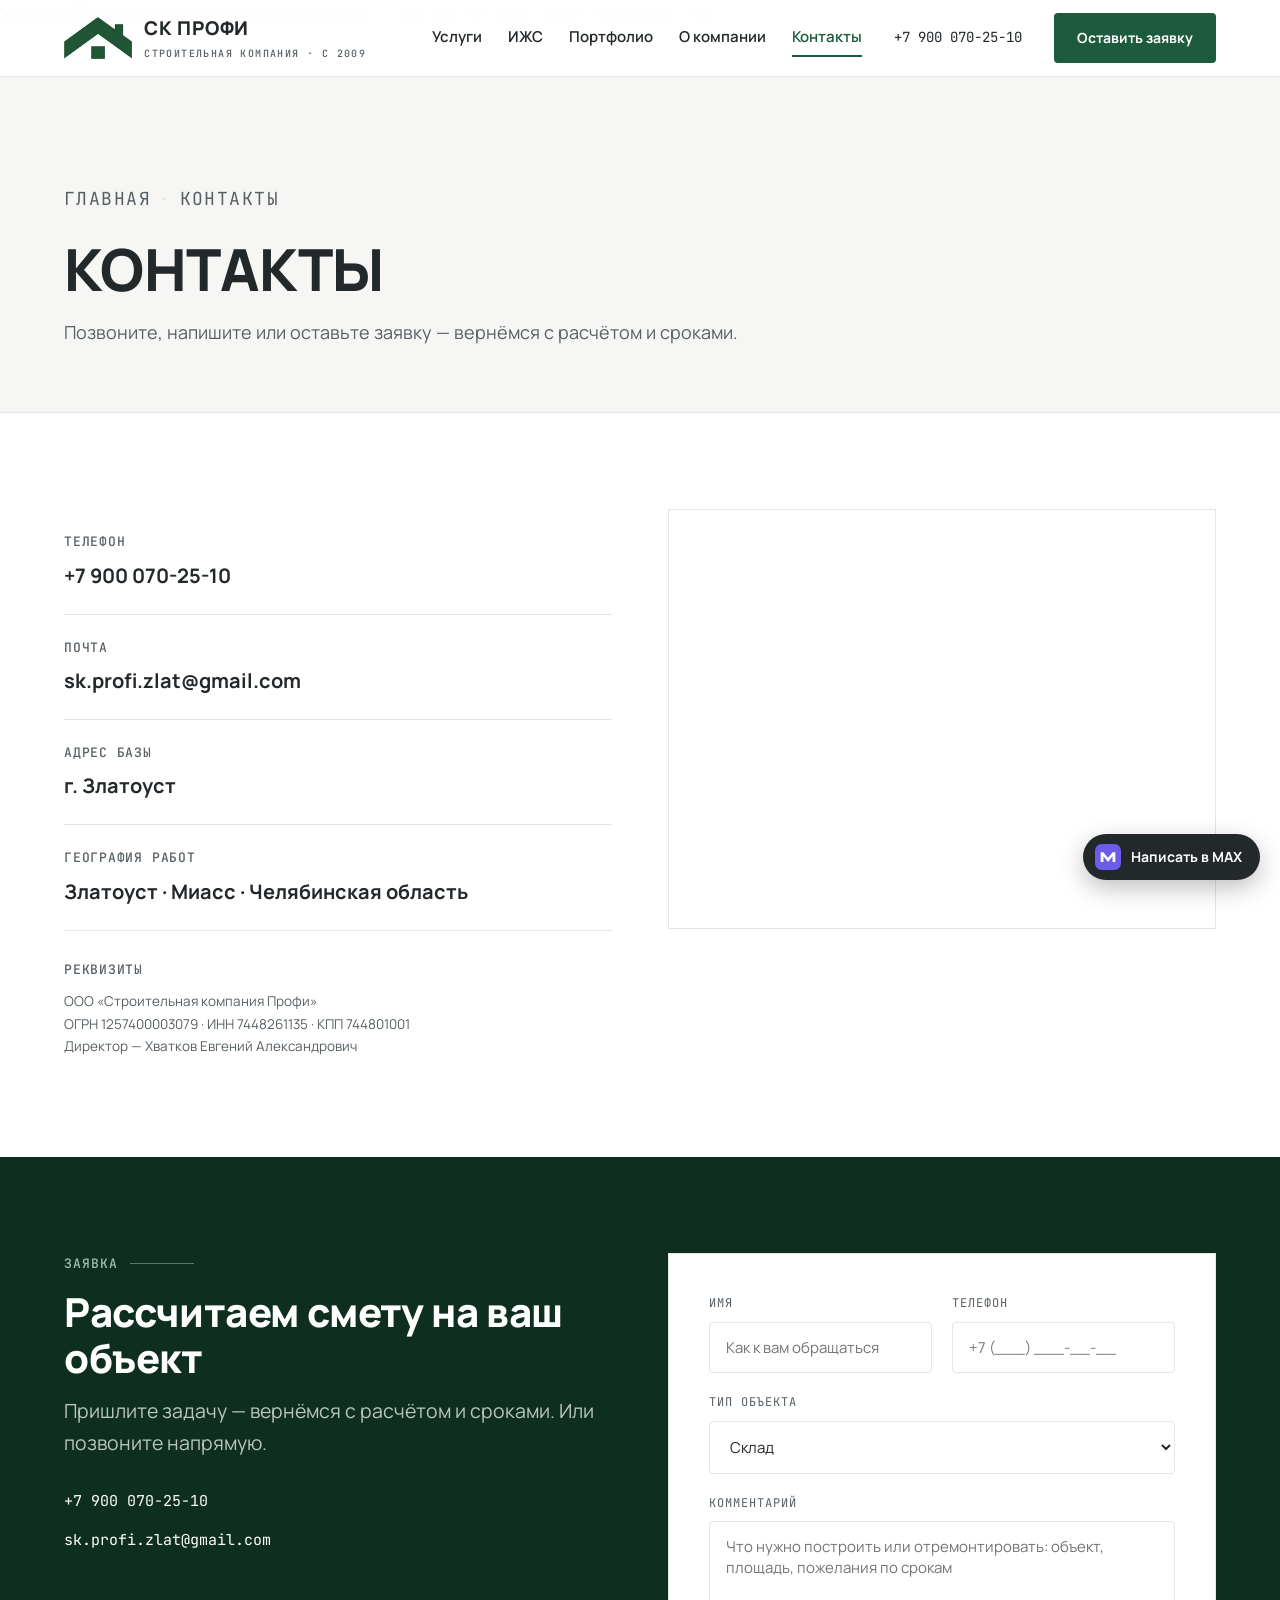
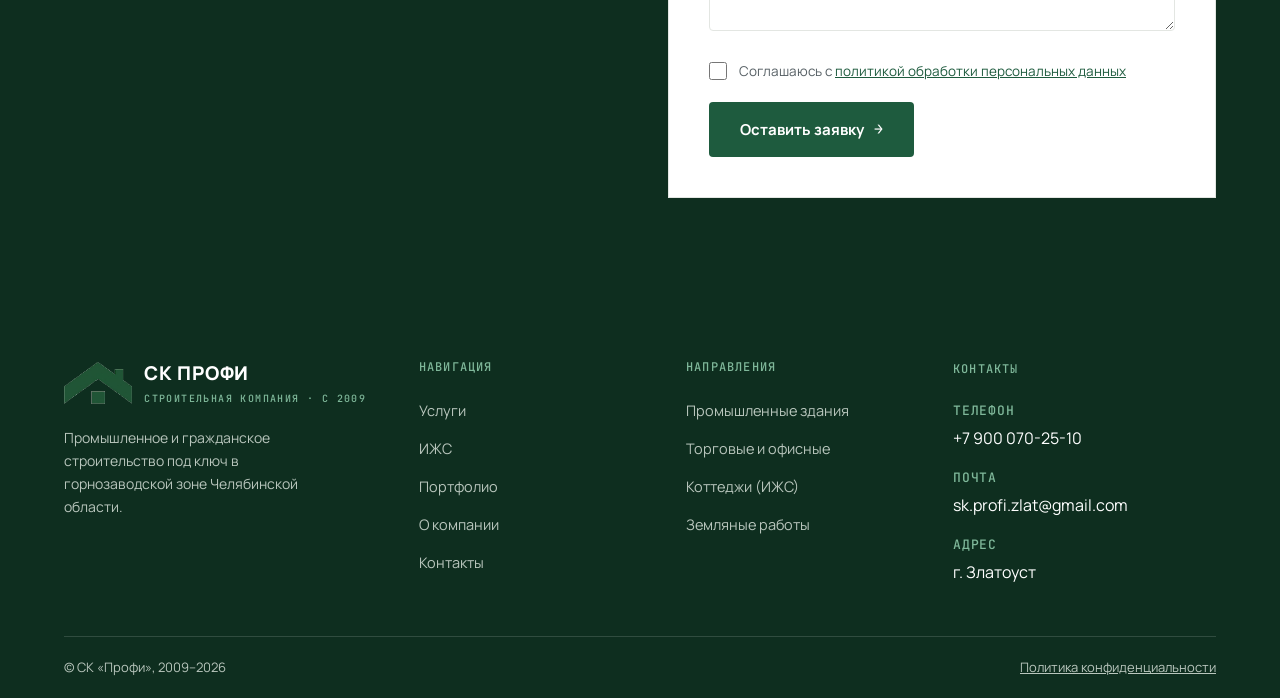
<file: kontakty.html>
<!DOCTYPE html>
<html lang="ru">
<head>
  <meta charset="UTF-8">
  <meta name="viewport" content="width=device-width, initial-scale=1.0">
  <title>Контакты СК «Профи» — Златоуст и Миасс | +7 900 070-25-10</title>
  <meta name="description" content="Контакты строительной компании «Профи»: +7 900 070-25-10, sk.profi.zlat@gmail.com. Работаем в Златоусте, Миассе и Челябинской области. Оставьте заявку на расчёт сметы.">
  <meta property="og:type" content="website">
  <meta property="og:locale" content="ru_RU">
  <meta property="og:title" content="Контакты СК «Профи» — Златоуст и Миасс">
  <meta property="og:description" content="Позвоните, напишите или оставьте заявку — обсудим задачу, сроки и расчёт стоимости.">
  <meta property="og:image" content="img/hero.jpg">
  <link rel="icon" type="image/svg+xml" href="img/favicon.svg">
  <link rel="preconnect" href="https://fonts.googleapis.com">
  <link rel="preconnect" href="https://fonts.gstatic.com" crossorigin>
  <link href="https://fonts.googleapis.com/css2?family=Manrope:wght@400;500;600;700;800&family=JetBrains+Mono:wght@400;500;700&display=swap" rel="stylesheet">
  <link rel="stylesheet" href="css/style.css">
</head>
<body>

<header class="header">
  <div class="container header__inner">
    <a class="logo" href="index.html" aria-label="СК Профи — на главную">
      <img class="logo__img" src="img/logo.png" alt="СК Профи">
      <span class="logo__name">СК ПРОФИ<small>СТРОИТЕЛЬНАЯ КОМПАНИЯ · С 2009</small></span>
    </a>
    <nav class="nav">
      <a href="uslugi.html">Услуги</a>
      <a href="izhs.html">ИЖС</a>
      <a href="portfolio.html">Портфолио</a>
      <a href="o-kompanii.html">О компании</a>
      <a href="kontakty.html" class="active">Контакты</a>
    </nav>
    <a class="header__phone" href="tel:+79000702510">+7 900 070-25-10</a>
    <a class="btn btn--primary" href="#zayavka">Оставить заявку</a>
    <button class="burger" id="burger" aria-label="Меню"><span></span><span></span><span></span></button>
  </div>
</header>
<div class="mobile-menu" id="mobileMenu">
  <a href="uslugi.html">Услуги</a>
  <a href="izhs.html">ИЖС</a>
  <a href="portfolio.html">Портфолио</a>
  <a href="o-kompanii.html">О компании</a>
  <a href="kontakty.html">Контакты</a>
  <a class="mono" href="tel:+79000702510">+7 900 070-25-10</a>
  <a class="mono" href="mailto:sk.profi.zlat@gmail.com">sk.profi.zlat@gmail.com</a>
</div>

<div class="page-hero">
  <div class="container">
    <p class="breadcrumb"><a href="index.html">Главная</a><span>·</span>Контакты</p>
    <h1>Контакты</h1>
    <p>Позвоните, напишите или оставьте заявку — вернёмся с расчётом и сроками.</p>
  </div>
</div>

<section>
  <div class="container contacts-grid">
    <div>
      <div class="contact-line">
        <span class="mono">Телефон</span>
        <a href="tel:+79000702510">+7 900 070-25-10</a>
      </div>
      <div class="contact-line">
        <span class="mono">Почта</span>
        <a href="mailto:sk.profi.zlat@gmail.com">sk.profi.zlat@gmail.com</a>
      </div>
      <div class="contact-line">
        <span class="mono">Адрес базы</span>
        <strong>г. Златоуст</strong>
      </div>
      <div class="contact-line">
        <span class="mono">География работ</span>
        <strong>Златоуст · Миасс · Челябинская область</strong>
      </div>
      <div class="requisites">
        <p class="mono" style="margin-bottom:10px">Реквизиты</p>
        <p>ООО «Строительная компания Профи»<br>ОГРН 1257400003079 · ИНН 7448261135 · КПП 744801001<br>Директор — Хватков Евгений Александрович</p>
      </div>
    </div>
    <!-- ШАБЛОН ЯНДЕКС.КАРТЫ: pt=ДОЛГОТА,ШИРОТА — координаты офиса/базы.
         Как получить: открыть https://map.yandex.ru, найти точку, координаты видны в URL или по правому клику «Что здесь?». -->
    <div class="map-frame">
      <iframe src="https://yandex.ru/map-widget/v1/?pt=59.658,55.171&z=15&l=map" title="СК Профи на карте — г. Златоуст" loading="lazy" allowfullscreen></iframe>
    </div>
  </div>
</section>

<section class="dark" id="zayavka">
  <div class="container cta-block">
    <div>
      <div class="sec-head" style="margin-bottom:0">
        <p class="sec-label sec-label--light">Заявка</p>
        <h2>Рассчитаем смету на ваш объект</h2>
        <p class="lead">Пришлите задачу — вернёмся с расчётом и сроками. Или позвоните напрямую.</p>
      </div>
      <div class="cta-contacts">
        <a href="tel:+79000702510">+7 900 070-25-10</a>
        <a href="mailto:sk.profi.zlat@gmail.com">sk.profi.zlat@gmail.com</a>
      </div>
    </div>
    <form class="form" id="leadForm" action="mailto:sk.profi.zlat@gmail.com" method="post" enctype="text/plain">
      <div class="field">
        <label for="f-name">Имя</label>
        <input id="f-name" name="Имя" type="text" placeholder="Как к вам обращаться" required>
        <span class="err"></span>
      </div>
      <div class="field">
        <label for="f-phone">Телефон</label>
        <input id="f-phone" name="Телефон" type="tel" placeholder="+7 (___) ___-__-__" required>
        <span class="err"></span>
      </div>
      <div class="field form__full">
        <label for="f-type">Тип объекта</label>
        <select id="f-type" name="Тип объекта">
          <option>Склад</option>
          <option>Производственный цех</option>
          <option>Ангар</option>
          <option>Магазин / торговое здание</option>
          <option>Дом (ИЖС)</option>
          <option>Другое</option>
        </select>
      </div>
      <div class="field form__full">
        <label for="f-msg">Комментарий</label>
        <textarea id="f-msg" name="Комментарий" placeholder="Что нужно построить или отремонтировать: объект, площадь, пожелания по срокам"></textarea>
      </div>
      <label class="consent">
        <input type="checkbox" required>
        <span>Соглашаюсь с <a href="politika.html">политикой обработки персональных данных</a></span>
      </label>
      <div class="form__full"><button class="btn btn--primary" type="submit">Оставить заявку <span class="arr">→</span></button></div>
      <div class="form__ok form__full" id="formOk">Заявка сформирована. Откроется почтовое приложение — нажмите «Отправить». Мы свяжемся с вами в ближайшее время.</div>
    </form>
  </div>
</section>

<footer class="footer">
  <div class="container">
    <div class="footer__grid">
      <div>
        <a class="logo" href="index.html">
          <img class="logo__img" src="img/logo.png" alt="СК Профи">
          <span class="logo__name">СК ПРОФИ<small>СТРОИТЕЛЬНАЯ КОМПАНИЯ · С 2009</small></span>
        </a>
        <p class="footer__slogan">Промышленное и гражданское строительство под ключ в горнозаводской зоне Челябинской области.</p>
      </div>
      <div>
        <h4>Навигация</h4>
        <ul>
          <li><a href="uslugi.html">Услуги</a></li>
          <li><a href="izhs.html">ИЖС</a></li>
          <li><a href="portfolio.html">Портфолио</a></li>
          <li><a href="o-kompanii.html">О компании</a></li>
          <li><a href="kontakty.html">Контакты</a></li>
        </ul>
      </div>
      <div>
        <h4>Направления</h4>
        <ul>
          <li><a href="uslugi.html#prom">Промышленные здания</a></li>
          <li><a href="uslugi.html#grad">Торговые и офисные</a></li>
          <li><a href="izhs.html">Коттеджи (ИЖС)</a></li>
          <li><a href="uslugi.html#zemlya">Земляные работы</a></li>
        </ul>
      </div>
      <div class="footer__contact">
        <h4>Контакты</h4>
        <span class="mono">Телефон</span>
        <a href="tel:+79000702510">+7 900 070-25-10</a><br>
        <span class="mono">Почта</span>
        <a href="mailto:sk.profi.zlat@gmail.com">sk.profi.zlat@gmail.com</a><br>
        <span class="mono">Адрес</span>
        <span class="val">г. Златоуст</span>
      </div>
    </div>
    <div class="footer__bottom">
      <span>© СК «Профи», 2009–<span id="year">2026</span></span>
      <a href="politika.html">Политика конфиденциальности</a>
    </div>
  </div>
</footer>

<!-- TODO: заменить href на личную ссылку профиля Жени вида https://max.ru/u/... -->
<a class="max-btn" href="https://max.ru/" target="_blank" rel="noopener" aria-label="Написать в MAX">
  <svg viewBox="0 0 32 32" width="22" height="22" aria-hidden="true"><rect width="32" height="32" rx="8" fill="#6C5CE7"/><path d="M7 22V10h3.2l5.8 7 5.8-7H25v12h-3.4v-6.8L16 22l-5.6-6.8V22H7z" fill="#fff"/></svg>
  <span>Написать в MAX</span>
</a>
<script src="js/script.js"></script>
</body>
</html>
</file>
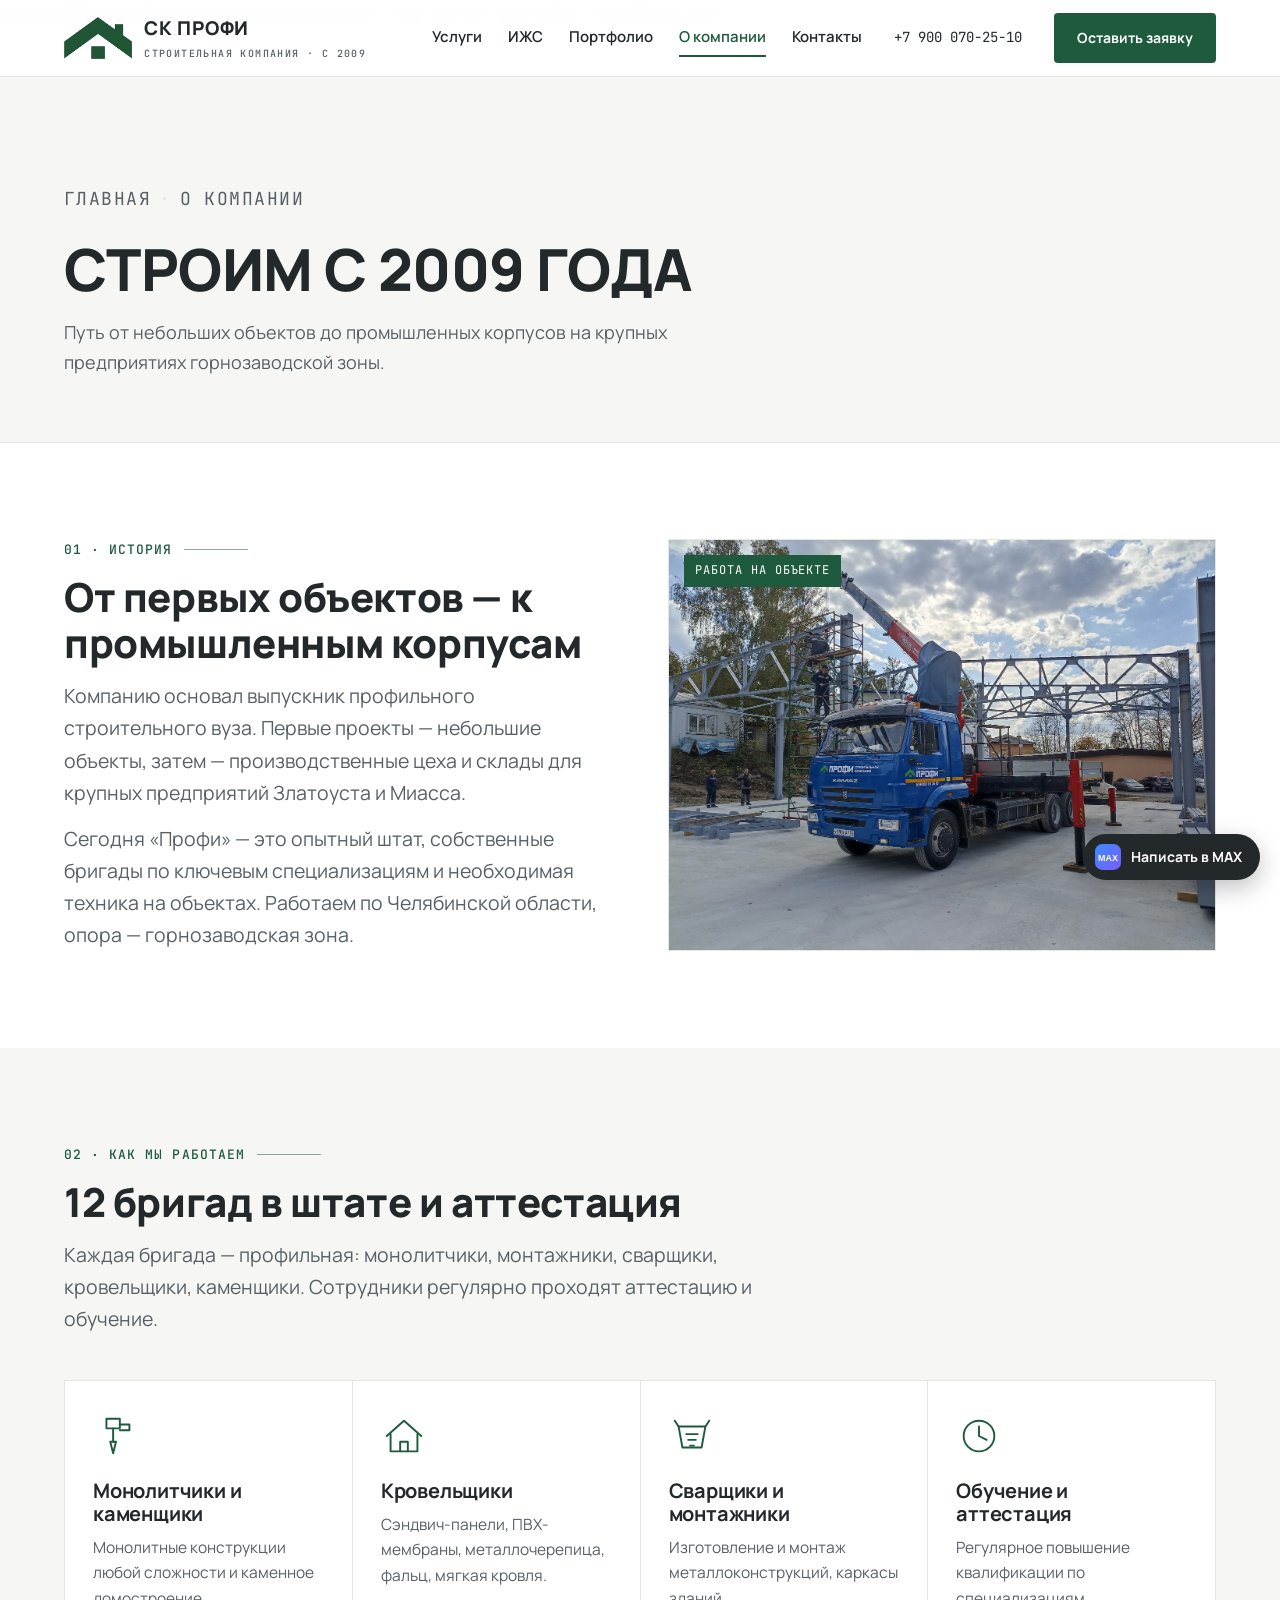
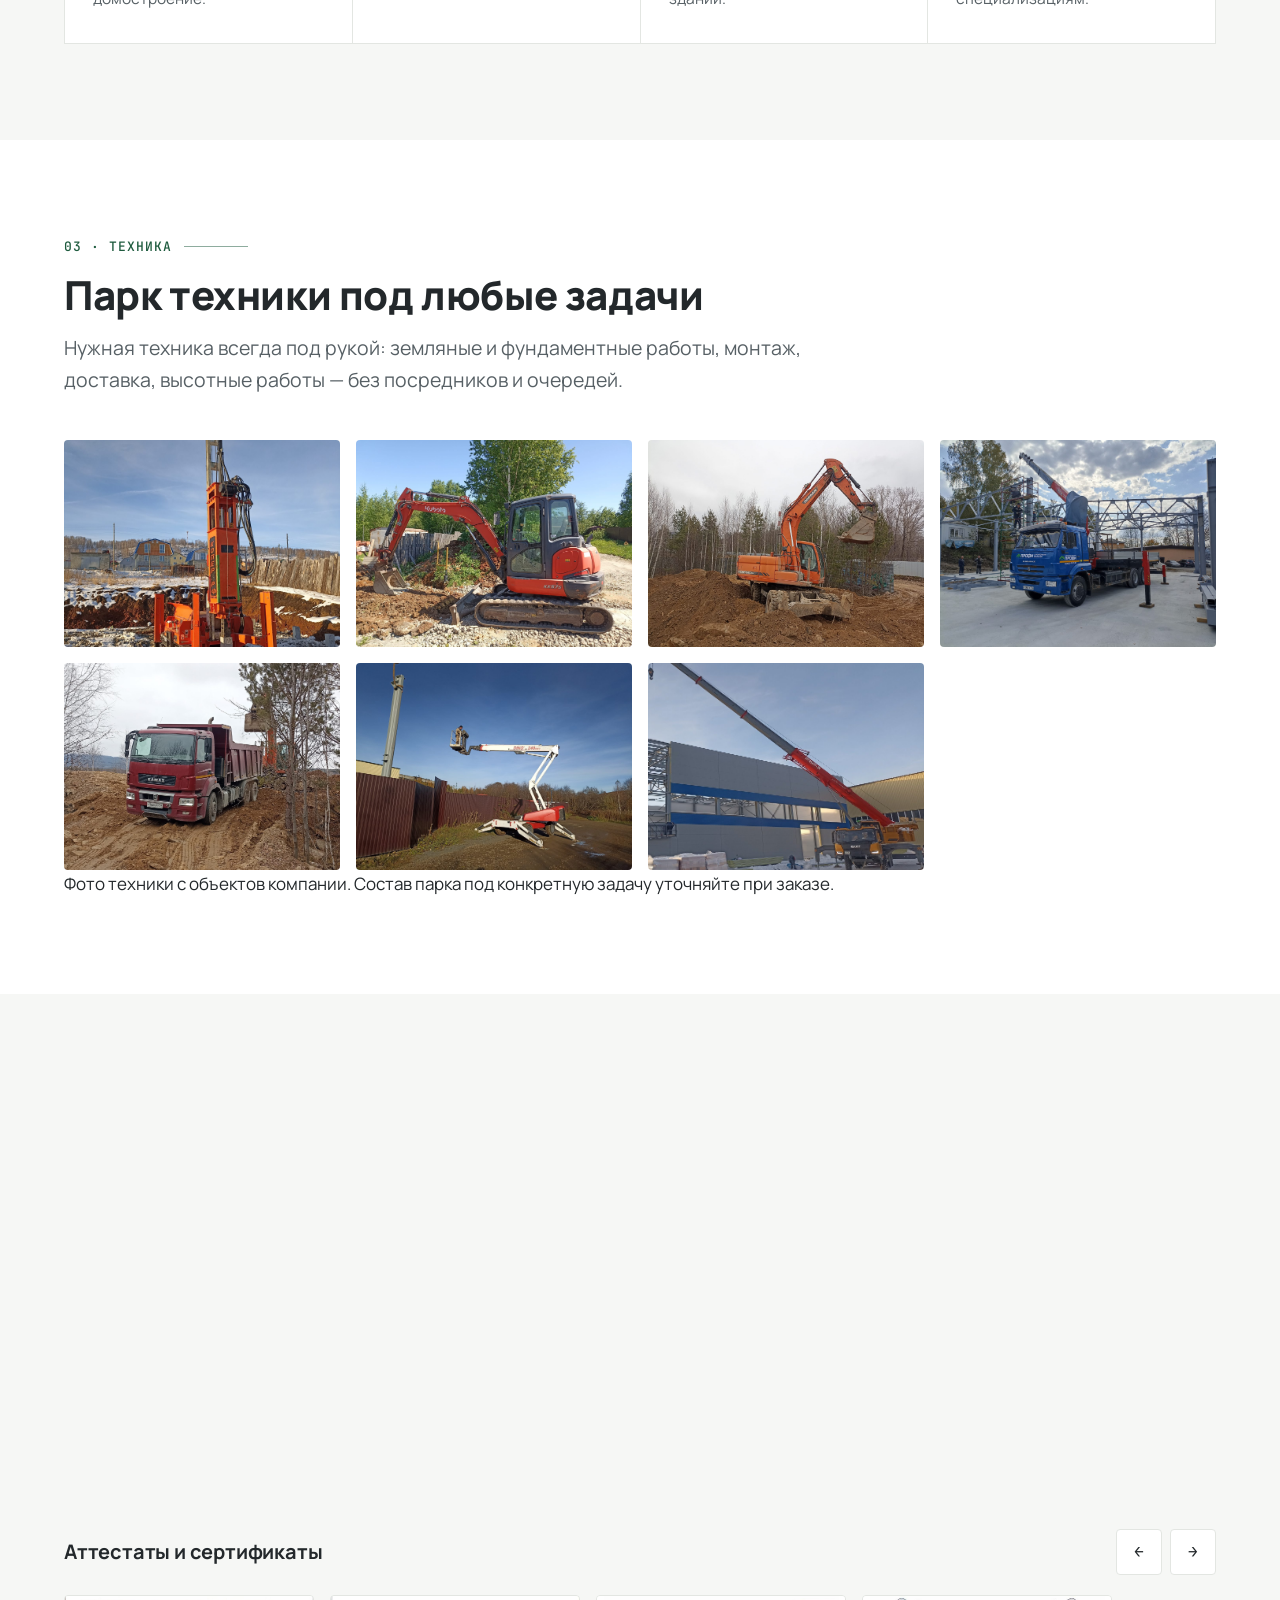
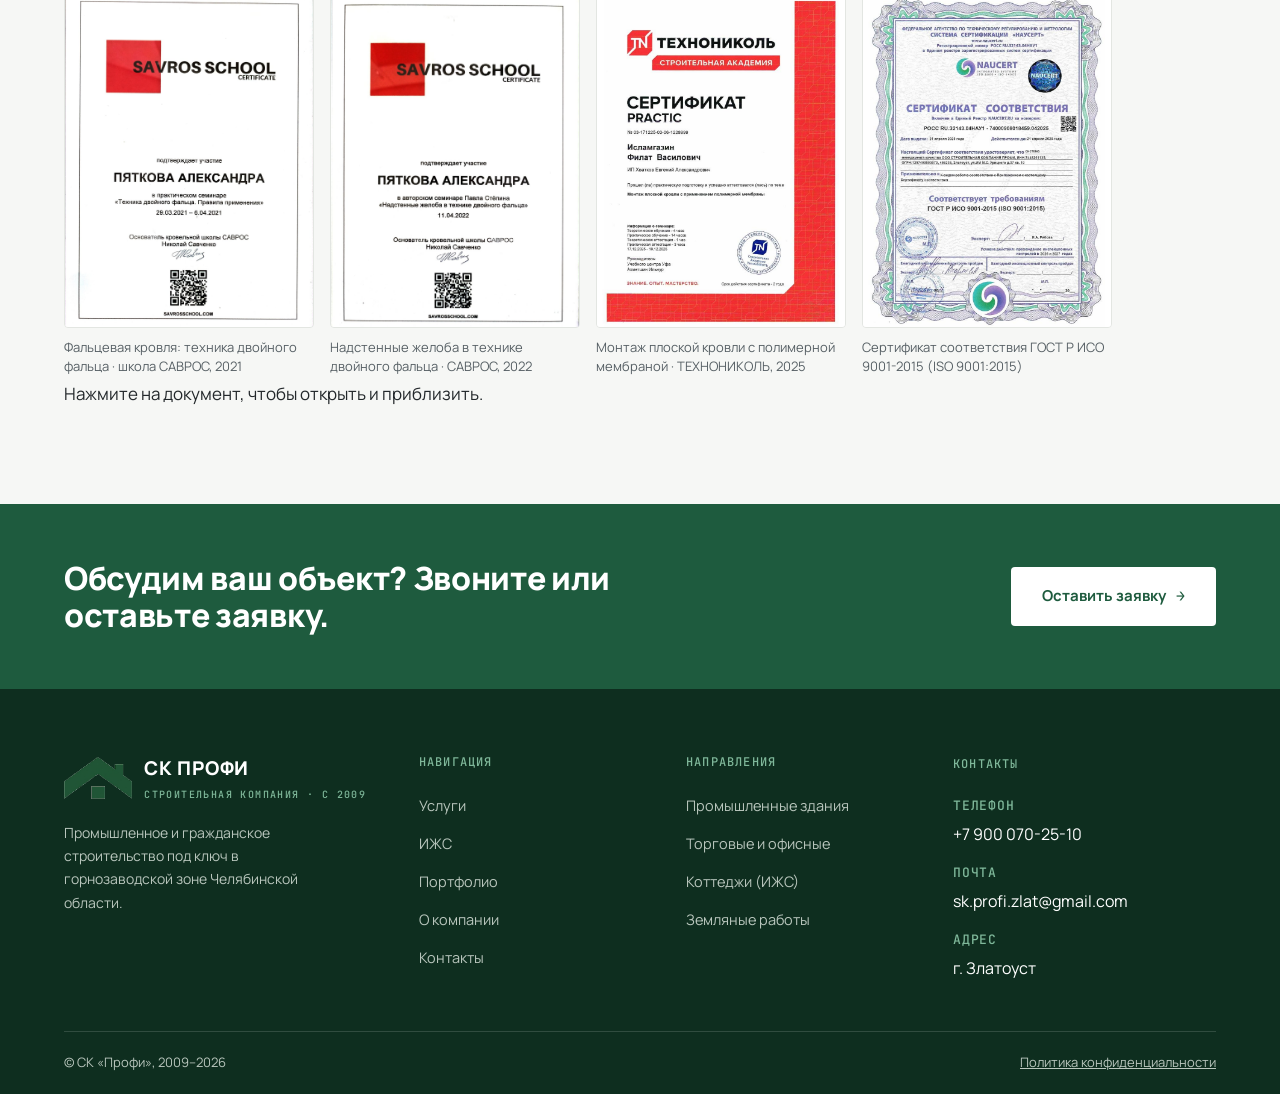
<file: o-kompanii.html>
<!DOCTYPE html>
<html lang="ru">
<head>
  <meta charset="UTF-8">
  <meta name="viewport" content="width=device-width, initial-scale=1.0">
  <title>О компании — с 2009 года, 12 бригад, парк техники, участник СРО | СК Профи Златоуст</title>
  <meta name="description" content="СК «Профи» — строительная компания из Златоуста. Работаем с 2009 года: 12 бригад в штате, парк техники под любые задачи, участник СРО, аттестаты САВРОС, ТЕХНОНИКОЛЬ и ISO 9001.">
  <meta property="og:type" content="website">
  <meta property="og:locale" content="ru_RU">
  <meta property="og:title" content="О компании СК Профи — строим с 2009 года">
  <meta property="og:description" content="12 бригад в штате, парк техники, участник СРО, аттестации персонала. Златоуст, Миасс, Челябинская область.">
  <meta property="og:image" content="img/about-rabota.jpg">
  <link rel="icon" type="image/svg+xml" href="img/favicon.svg">
  <link rel="preconnect" href="https://fonts.googleapis.com">
  <link rel="preconnect" href="https://fonts.gstatic.com" crossorigin>
  <link href="https://fonts.googleapis.com/css2?family=Manrope:wght@400;500;600;700;800&family=JetBrains+Mono:wght@400;500;700&display=swap" rel="stylesheet">
  <link rel="stylesheet" href="css/style.css">
</head>
<body>

<header class="header">
  <div class="container header__inner">
    <a class="logo" href="index.html" aria-label="СК Профи — на главную">
      <img class="logo__img" src="img/logo.png" alt="СК Профи — логотип">
      <span class="logo__name">СК ПРОФИ<small>СТРОИТЕЛЬНАЯ КОМПАНИЯ · С 2009</small></span>
    </a>
    <nav class="nav">
      <a href="uslugi.html">Услуги</a>
      <a href="izhs.html">ИЖС</a>
      <a href="portfolio.html">Портфолио</a>
      <a href="o-kompanii.html" class="active">О компании</a>
      <a href="kontakty.html">Контакты</a>
    </nav>
    <a class="header__phone" href="tel:+79000702510">+7 900 070-25-10</a>
    <a class="btn btn--primary" href="kontakty.html#zayavka">Оставить заявку</a>
    <button class="burger" id="burger" aria-label="Меню"><span></span><span></span><span></span></button>
  </div>
</header>
<div class="mobile-menu" id="mobileMenu">
  <a href="uslugi.html">Услуги</a>
  <a href="izhs.html">ИЖС</a>
  <a href="portfolio.html">Портфолио</a>
  <a href="o-kompanii.html">О компании</a>
  <a href="kontakty.html">Контакты</a>
  <a class="mono" href="tel:+79000702510">+7 900 070-25-10</a>
  <a class="mono" href="mailto:sk.profi.zlat@gmail.com">sk.profi.zlat@gmail.com</a>
</div>

<div class="page-hero">
  <div class="container">
    <p class="breadcrumb"><a href="index.html">Главная</a><span>·</span>О компании</p>
    <h1>Строим с 2009 года</h1>
    <p>Путь от небольших объектов до промышленных корпусов на крупных предприятиях горнозаводской зоны.</p>
  </div>
</div>

<section>
  <div class="container grid-2">
    <div>
      <div class="sec-head" style="margin-bottom:0">
        <p class="sec-label">01 · История</p>
        <h2>От первых объектов — к промышленным корпусам</h2>
        <p class="lead">Компанию основал выпускник профильного строительного вуза. Первые проекты — небольшие объекты, затем — производственные цеха и склады для крупных предприятий Златоуста и Миасса.</p>
        <p class="lead">Сегодня «Профи» — это опытный штат, собственные бригады по ключевым специализациям и необходимая техника на объектах. Работаем по Челябинской области, опора — горнозаводская зона.</p>
      </div>
    </div>
    <div class="split__photo reveal">
      <span class="tag tag--fill">Работа на объекте</span>
      <img src="img/about-rabota.jpg" alt="КамАЗ-манипулятор СК Профи на монтаже металлоконструкций">
    </div>
  </div>
</section>

<section class="tint">
  <div class="container">
    <div class="sec-head reveal">
      <p class="sec-label">02 · Как мы работаем</p>
      <h2>12 бригад в штате и аттестация</h2>
      <p class="lead">Каждая бригада — профильная: монолитчики, монтажники, сварщики, кровельщики, каменщики. Сотрудники регулярно проходят аттестацию и обучение.</p>
    </div>
    <div class="cards reveal">
      <div class="card"><div class="card__icon"><svg viewBox="0 0 48 48" fill="none" stroke="currentColor" stroke-width="2" stroke-linecap="round" stroke-linejoin="round"><path d="M14 6 h14 v10 H14 Z"/><path d="M21 16 v14"/><path d="M18 30 h6 l-3 12 Z"/><path d="M28 12 h10 v6 H28"/></svg></div><h3>Монолитчики и каменщики</h3><p>Монолитные конструкции любой сложности и каменное домостроение.</p></div>
      <div class="card"><div class="card__icon"><svg viewBox="0 0 48 48" fill="none" stroke="currentColor" stroke-width="2" stroke-linecap="round" stroke-linejoin="round"><path d="M6 24 L24 8 L42 24"/><path d="M10 22 V40 H38 V22"/><path d="M20 40 V30 H28 V40"/></svg></div><h3>Кровельщики</h3><p>Сэндвич-панели, ПВХ-мембраны, металлочерепица, фальц, мягкая кровля.</p></div>
      <div class="card"><div class="card__icon"><svg viewBox="0 0 48 48" fill="none" stroke="currentColor" stroke-width="2" stroke-linecap="round" stroke-linejoin="round"><path d="M10 14 h28 l-4 22 H14 Z"/><path d="M18 22 h12"/><path d="M20 28 h8"/><path d="M22 34 h4"/><path d="M10 14 L6 8"/><path d="M38 14 L42 8"/></svg></div><h3>Сварщики и монтажники</h3><p>Изготовление и монтаж металлоконструкций, каркасы зданий.</p></div>
      <div class="card"><div class="card__icon"><svg viewBox="0 0 48 48" fill="none" stroke="currentColor" stroke-width="2" stroke-linecap="round" stroke-linejoin="round"><circle cx="24" cy="24" r="16"/><path d="M24 14 V24 L32 28"/></svg></div><h3>Обучение и аттестация</h3><p>Регулярное повышение квалификации по специализациям.</p></div>
    </div>
  </div>
</section>

<section id="tehnika">
  <div class="container">
    <div class="sec-head reveal">
      <p class="sec-label">03 · Техника</p>
      <h2>Парк техники под любые задачи</h2>
      <p class="lead">Нужная техника всегда под рукой: земляные и фундаментные работы, монтаж, доставка, высотные работы — без посредников и очередей.</p>
    </div>
    <div class="tech-gallery reveal">
      <div class="tech-gallery__item"><img src="img/tech-svaeboy.jpg" alt="Сваебойная установка на объекте" loading="lazy"></div>
      <div class="tech-gallery__item"><img src="img/tech-kubota.jpg" alt="Мини-экскаватор Kubota" loading="lazy"></div>
      <div class="tech-gallery__item"><img src="img/tech-ekskavator.jpg" alt="Экскаватор Hitachi ZAXIS 140W на планировке площадки" loading="lazy"></div>
      <div class="tech-gallery__item"><img src="img/tech-kamaz.jpg" alt="КамАЗ-манипулятор с металлоконструкциями" loading="lazy"></div>
      <div class="tech-gallery__item"><img src="img/tech-kamaz-2.jpg" alt="КамАЗ самосвал на строительной площадке" loading="lazy"></div>
      <div class="tech-gallery__item"><img src="img/tech-podemnik.jpg" alt="Коленчатый подъёмник для высотных работ" loading="lazy"></div>
      <div class="tech-gallery__item"><img src="img/tech-kran.jpg" alt="Автокран SANY на монтаже металлоконструкций" loading="lazy"></div>
    </div>
    <p class="note reveal">Фото техники с объектов компании. Состав парка под конкретную задачу уточняйте при заказе.</p>
  </div>
</section>

<section class="tint">
  <div class="container">
    <div class="sec-head reveal">
      <p class="sec-label">04 · Документы</p>
      <h2>СРО и аттестации</h2>
      <p class="lead">Компания — участник СРО. Персонал обучен и аттестован по ключевым технологиям: фальцевая кровля, ПВХ-мембраны. Система менеджмента качества сертифицирована по ISO 9001.</p>
    </div>
    <div class="docs docs--2 reveal">
      <div class="doc"><span class="doc__num">ДОК-01</span><h3>Участник СРО</h3><p>Свидетельство о допуске к работам предоставляем по запросу.</p></div>
      <div class="doc"><span class="doc__num">ДОК-02</span><h3>ISO 9001:2015</h3><p>Сертификат соответствия ГОСТ Р ИСО 9001-2015, действует до 21.04.2028.</p></div>
    </div>

    <div class="cert reveal" id="cert">
      <div class="cert__head">
        <h3>Аттестаты и сертификаты</h3>
        <div class="cert__nav">
          <button class="slider__btn" data-cert-prev aria-label="Назад">←</button>
          <button class="slider__btn" data-cert-next aria-label="Вперёд">→</button>
        </div>
      </div>
      <div class="cert__track" data-cert-track>
        <figure class="cert__item" data-full="img/doc-falc-1.jpg">
          <img src="img/doc-falc-1.jpg" alt="Сертификат САВРОС — техника двойного фальца" loading="lazy">
          <figcaption>Фальцевая кровля: техника двойного фальца · школа САВРОС, 2021</figcaption>
        </figure>
        <figure class="cert__item" data-full="img/doc-falc-2.jpg">
          <img src="img/doc-falc-2.jpg" alt="Сертификат САВРОС — надстенные желоба в технике двойного фальца" loading="lazy">
          <figcaption>Надстенные желоба в технике двойного фальца · САВРОС, 2022</figcaption>
        </figure>
        <figure class="cert__item" data-full="img/doc-membrana.jpg">
          <img src="img/doc-membrana.jpg" alt="Сертификат ТЕХНОНИКОЛЬ — монтаж плоской кровли с полимерной мембраной" loading="lazy">
          <figcaption>Монтаж плоской кровли с полимерной мембраной · ТЕХНОНИКОЛЬ, 2025</figcaption>
        </figure>
        <figure class="cert__item" data-full="img/doc-sootvetstvie.jpg">
          <img src="img/doc-sootvetstvie.jpg" alt="Сертификат соответствия ГОСТ Р ИСО 9001-2015" loading="lazy">
          <figcaption>Сертификат соответствия ГОСТ Р ИСО 9001-2015 (ISO 9001:2015)</figcaption>
        </figure>
      </div>
      <p class="note">Нажмите на документ, чтобы открыть и приблизить.</p>
    </div>
  </div>
</section>

<section class="cta-strip">
  <div class="container">
    <h2>Обсудим ваш объект? Звоните или оставьте заявку.</h2>
    <a class="btn" href="kontakty.html#zayavka">Оставить заявку <span class="arr">→</span></a>
  </div>
</section>

<footer class="footer">
  <div class="container">
    <div class="footer__grid">
      <div>
        <a class="logo" href="index.html">
          <img class="logo__img" src="img/logo.png" alt="СК Профи — логотип">
          <span class="logo__name">СК ПРОФИ<small>СТРОИТЕЛЬНАЯ КОМПАНИЯ · С 2009</small></span>
        </a>
        <p class="footer__slogan">Промышленное и гражданское строительство под ключ в горнозаводской зоне Челябинской области.</p>
      </div>
      <div>
        <h4>Навигация</h4>
        <ul>
          <li><a href="uslugi.html">Услуги</a></li>
          <li><a href="izhs.html">ИЖС</a></li>
          <li><a href="portfolio.html">Портфолио</a></li>
          <li><a href="o-kompanii.html">О компании</a></li>
          <li><a href="kontakty.html">Контакты</a></li>
        </ul>
      </div>
      <div>
        <h4>Направления</h4>
        <ul>
          <li><a href="uslugi.html#prom">Промышленные здания</a></li>
          <li><a href="uslugi.html#grad">Торговые и офисные</a></li>
          <li><a href="izhs.html">Коттеджи (ИЖС)</a></li>
          <li><a href="uslugi.html#zemlya">Земляные работы</a></li>
        </ul>
      </div>
      <div class="footer__contact">
        <h4>Контакты</h4>
        <span class="mono">Телефон</span>
        <a href="tel:+79000702510">+7 900 070-25-10</a><br>
        <span class="mono">Почта</span>
        <a href="mailto:sk.profi.zlat@gmail.com">sk.profi.zlat@gmail.com</a><br>
        <span class="mono">Адрес</span>
        <span class="val">г. Златоуст</span>
      </div>
    </div>
    <div class="footer__bottom">
      <span>© СК «Профи», 2009–<span id="year">2026</span></span>
      <a href="politika.html">Политика конфиденциальности</a>
    </div>
  </div>
</footer>

<!-- TODO MAX: заменить href на личную ссылку профиля Жени https://max.ru/u/... -->
<a class="max-btn" href="https://max.ru/" target="_blank" rel="noopener" aria-label="Написать в мессенджер MAX">
  <svg viewBox="0 0 32 32" aria-hidden="true"><defs><linearGradient id="maxg" x1="0" y1="0" x2="1" y2="1"><stop offset="0" stop-color="#3D8BFD"/><stop offset="1" stop-color="#7A5CFF"/></linearGradient></defs><rect width="32" height="32" rx="9" fill="url(#maxg)"/><text x="16" y="21" text-anchor="middle" font-family="Arial,Helvetica,sans-serif" font-weight="800" font-size="11" fill="#fff">MAX</text></svg>
  <span>Написать в MAX</span>
</a>

<script src="js/script.js"></script>
</body>
</html>
</file>
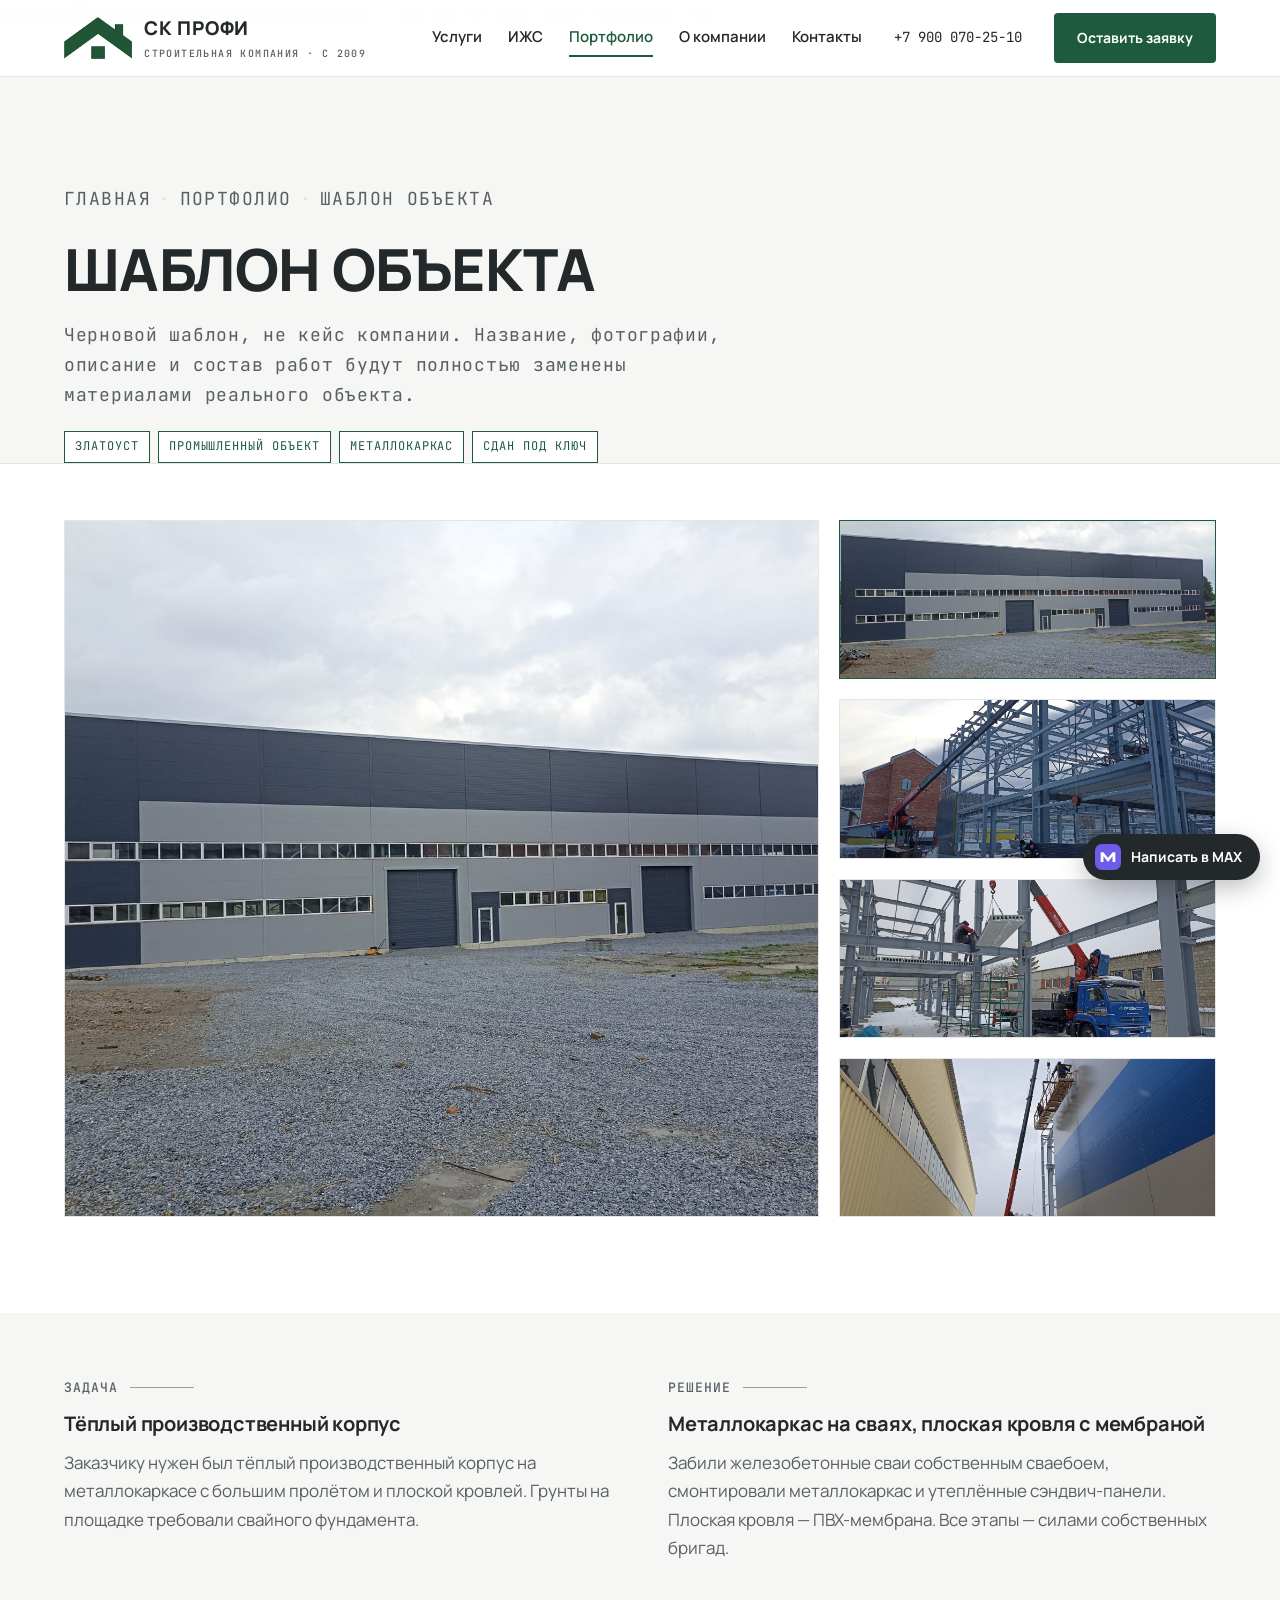
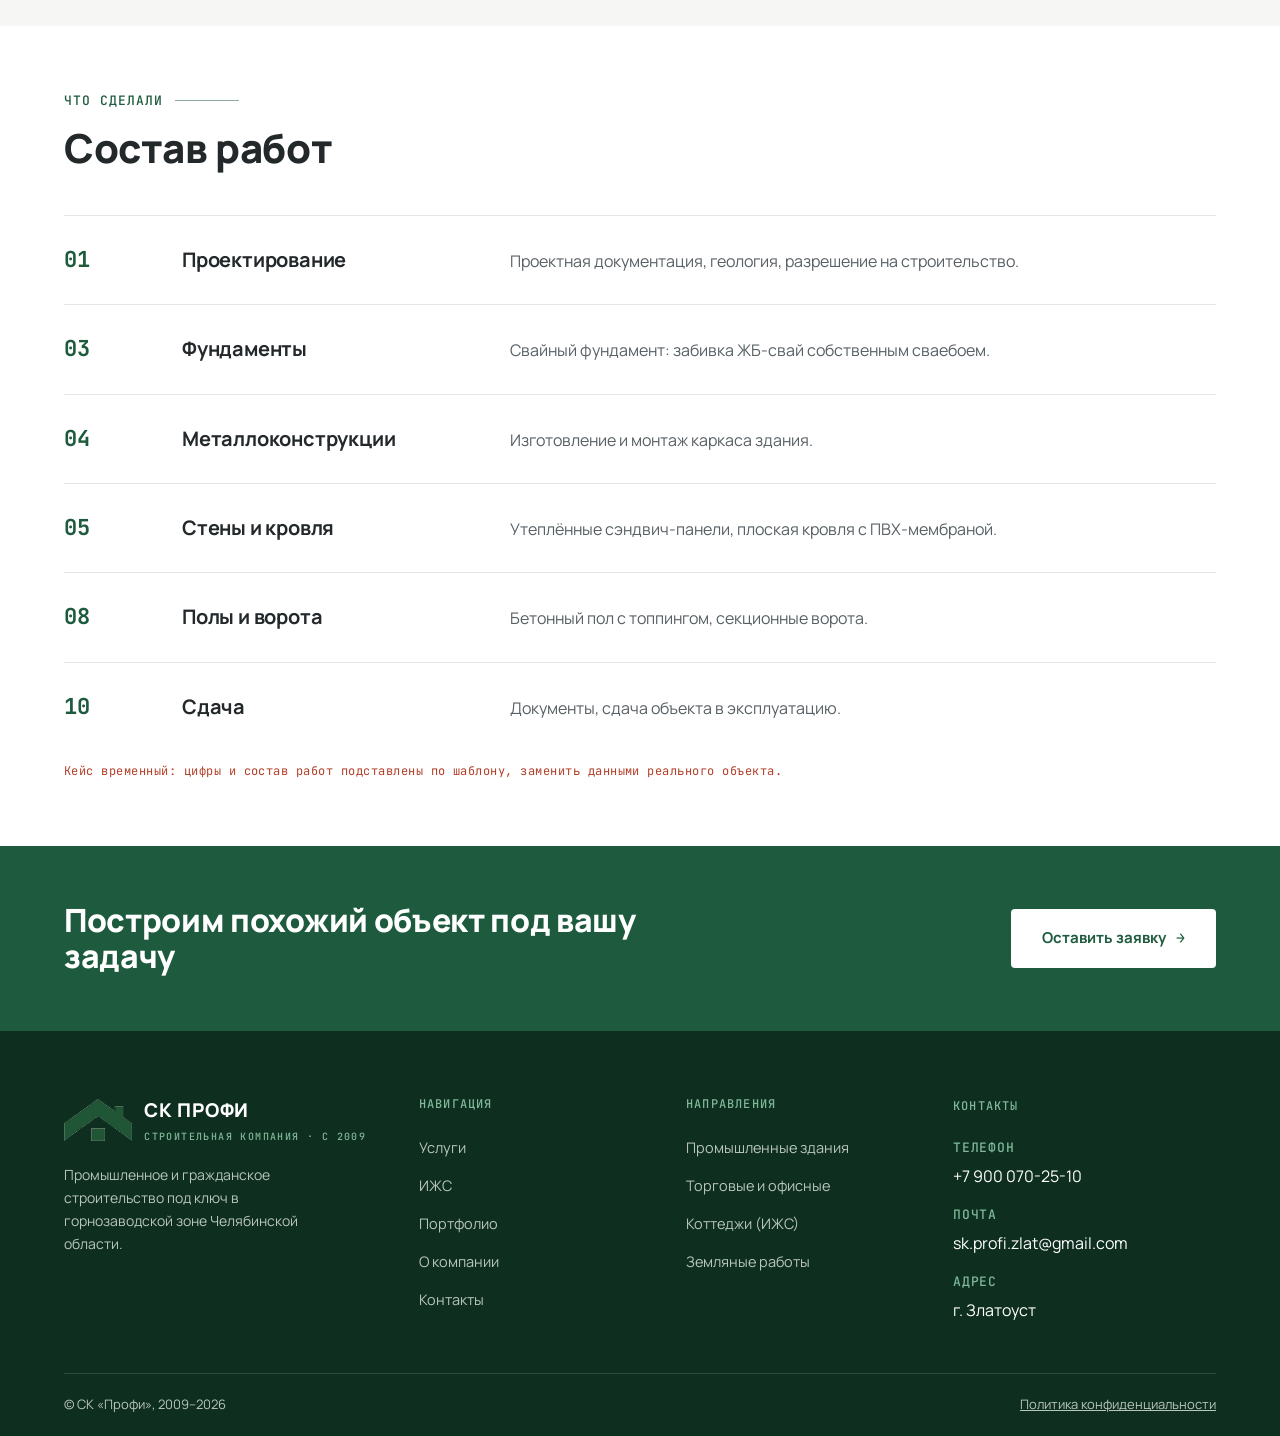
<file: obekt.html>
<!DOCTYPE html>
<html lang="ru">
<head>
  <meta charset="UTF-8">
  <meta name="viewport" content="width=device-width, initial-scale=1.0">
  <title>Черновой шаблон объекта — СК «Профи»</title>
  <meta name="description" content="Служебный шаблон страницы объекта. Не является опубликованным кейсом СК «Профи».">
  <meta name="robots" content="noindex,nofollow">
  <link rel="icon" type="image/svg+xml" href="img/favicon.svg">
  <link rel="preconnect" href="https://fonts.googleapis.com">
  <link rel="preconnect" href="https://fonts.gstatic.com" crossorigin>
  <link href="https://fonts.googleapis.com/css2?family=Manrope:wght@400;500;600;700;800&family=JetBrains+Mono:wght@400;500;700&display=swap" rel="stylesheet">
  <link rel="stylesheet" href="css/style.css">
</head>
<body>

<header class="header">
  <div class="container header__inner">
    <a class="logo" href="index.html" aria-label="СК Профи — на главную">
      <img class="logo__img" src="img/logo.png" alt="СК Профи">
      <span class="logo__name">СК ПРОФИ<small>СТРОИТЕЛЬНАЯ КОМПАНИЯ · С 2009</small></span>
    </a>
    <nav class="nav">
      <a href="uslugi.html">Услуги</a>
      <a href="izhs.html">ИЖС</a>
      <a href="portfolio.html" class="active">Портфолио</a>
      <a href="o-kompanii.html">О компании</a>
      <a href="kontakty.html">Контакты</a>
    </nav>
    <a class="header__phone" href="tel:+79000702510">+7 900 070-25-10</a>
    <a class="btn btn--primary" href="kontakty.html#zayavka">Оставить заявку</a>
    <button class="burger" id="burger" aria-label="Меню"><span></span><span></span><span></span></button>
  </div>
</header>
<div class="mobile-menu" id="mobileMenu">
  <a href="uslugi.html">Услуги</a>
  <a href="izhs.html">ИЖС</a>
  <a href="portfolio.html">Портфолио</a>
  <a href="o-kompanii.html">О компании</a>
  <a href="kontakty.html">Контакты</a>
  <a class="mono" href="tel:+79000702510">+7 900 070-25-10</a>
  <a class="mono" href="mailto:sk.profi.zlat@gmail.com">sk.profi.zlat@gmail.com</a>
</div>

<div class="page-hero object-head">
  <div class="container">
    <p class="breadcrumb"><a href="index.html">Главная</a><span>·</span><a href="portfolio.html">Портфолио</a><span>·</span>Шаблон объекта</p>
    <h1>Шаблон объекта</h1>
    <p class="note-verify" style="margin-top:18px">Черновой шаблон, не кейс компании. Название, фотографии, описание и состав работ будут полностью заменены материалами реального объекта.</p>
    <div class="object-meta">
      <span class="tag tag--green">Златоуст</span>
      <span class="tag tag--green">Промышленный объект</span>
      <span class="tag tag--green">Металлокаркас</span>
      <span class="tag tag--green">Сдан под ключ</span>
    </div>
  </div>
</div>

<section style="padding-top:56px">
  <div class="container">
    <div class="gallery" id="gallery">
      <div class="gallery__main"><img id="galleryMain" src="img/portfolio-1.jpg" alt="Производственный корпус — готовый объект"></div>
      <div class="gallery__thumbs">
        <button class="active" data-src="img/portfolio-1.jpg"><img src="img/portfolio-1.jpg" alt="Готовый корпус"></button>
        <button data-src="img/obekt-2.jpg"><img src="img/obekt-2.jpg" alt="Монтаж металлоконструкций"></button>
        <button data-src="img/obekt-3.jpg"><img src="img/obekt-3.jpg" alt="Каркас здания"></button>
        <button data-src="img/obekt-4.jpg"><img src="img/obekt-4.jpg" alt="Процесс строительства"></button>
      </div>
    </div>
  </div>
</section>

<section class="tint" style="padding-top:64px;padding-bottom:64px">
  <div class="container task-grid">
    <div>
      <p class="sec-label">Задача</p>
      <h3>Тёплый производственный корпус</h3>
      <p style="margin-top:14px">Заказчику нужен был тёплый производственный корпус на металлокаркасе с большим пролётом и плоской кровлей. Грунты на площадке требовали свайного фундамента.</p>
    </div>
    <div>
      <p class="sec-label">Решение</p>
      <h3>Металлокаркас на сваях, плоская кровля с мембраной</h3>
      <p style="margin-top:14px">Забили железобетонные сваи собственным сваебоем, смонтировали металлокаркас и утеплённые сэндвич-панели. Плоская кровля — ПВХ-мембрана. Все этапы — силами собственных бригад.</p>
    </div>
  </div>
</section>

<section style="padding-top:64px;padding-bottom:64px">
  <div class="container">
    <div class="sec-head">
      <p class="sec-label">Что сделали</p>
      <h2>Состав работ</h2>
    </div>
    <div class="steps">
      <div class="step step--light"><span class="step__num">01</span><h3>Проектирование</h3><p>Проектная документация, геология, разрешение на строительство.</p></div>
      <div class="step step--light"><span class="step__num">03</span><h3>Фундаменты</h3><p>Свайный фундамент: забивка ЖБ-свай собственным сваебоем.</p></div>
      <div class="step step--light"><span class="step__num">04</span><h3>Металлоконструкции</h3><p>Изготовление и монтаж каркаса здания.</p></div>
      <div class="step step--light"><span class="step__num">05</span><h3>Стены и кровля</h3><p>Утеплённые сэндвич-панели, плоская кровля с ПВХ-мембраной.</p></div>
      <div class="step step--light"><span class="step__num">08</span><h3>Полы и ворота</h3><p>Бетонный пол с топпингом, секционные ворота.</p></div>
      <div class="step step--light"><span class="step__num">10</span><h3>Сдача</h3><p>Документы, сдача объекта в эксплуатацию.</p></div>
    </div>
    <p class="note-verify">Кейс временный: цифры и состав работ подставлены по шаблону, заменить данными реального объекта.</p>
  </div>
</section>

<section class="cta-strip">
  <div class="container">
    <h2>Построим похожий объект под вашу задачу</h2>
    <a class="btn" href="kontakty.html#zayavka">Оставить заявку <span class="arr">→</span></a>
  </div>
</section>

<footer class="footer">
  <div class="container">
    <div class="footer__grid">
      <div>
        <a class="logo" href="index.html">
          <img class="logo__img" src="img/logo.png" alt="СК Профи">
          <span class="logo__name">СК ПРОФИ<small>СТРОИТЕЛЬНАЯ КОМПАНИЯ · С 2009</small></span>
        </a>
        <p class="footer__slogan">Промышленное и гражданское строительство под ключ в горнозаводской зоне Челябинской области.</p>
      </div>
      <div>
        <h4>Навигация</h4>
        <ul>
          <li><a href="uslugi.html">Услуги</a></li>
          <li><a href="izhs.html">ИЖС</a></li>
          <li><a href="portfolio.html">Портфолио</a></li>
          <li><a href="o-kompanii.html">О компании</a></li>
          <li><a href="kontakty.html">Контакты</a></li>
        </ul>
      </div>
      <div>
        <h4>Направления</h4>
        <ul>
          <li><a href="uslugi.html#prom">Промышленные здания</a></li>
          <li><a href="uslugi.html#grad">Торговые и офисные</a></li>
          <li><a href="izhs.html">Коттеджи (ИЖС)</a></li>
          <li><a href="uslugi.html#zemlya">Земляные работы</a></li>
        </ul>
      </div>
      <div class="footer__contact">
        <h4>Контакты</h4>
        <span class="mono">Телефон</span>
        <a href="tel:+79000702510">+7 900 070-25-10</a><br>
        <span class="mono">Почта</span>
        <a href="mailto:sk.profi.zlat@gmail.com">sk.profi.zlat@gmail.com</a><br>
        <span class="mono">Адрес</span>
        <span class="val">г. Златоуст</span>
      </div>
    </div>
    <div class="footer__bottom">
      <span>© СК «Профи», 2009–<span id="year">2026</span></span>
      <a href="politika.html">Политика конфиденциальности</a>
    </div>
  </div>
</footer>

<!-- TODO: заменить href на личную ссылку профиля Жени вида https://max.ru/u/... -->
<a class="max-btn" href="https://max.ru/" target="_blank" rel="noopener" aria-label="Написать в MAX">
  <svg viewBox="0 0 32 32" width="22" height="22" aria-hidden="true"><rect width="32" height="32" rx="8" fill="#6C5CE7"/><path d="M7 22V10h3.2l5.8 7 5.8-7H25v12h-3.4v-6.8L16 22l-5.6-6.8V22H7z" fill="#fff"/></svg>
  <span>Написать в MAX</span>
</a>
<script src="js/script.js"></script>
</body>
</html>
</file>
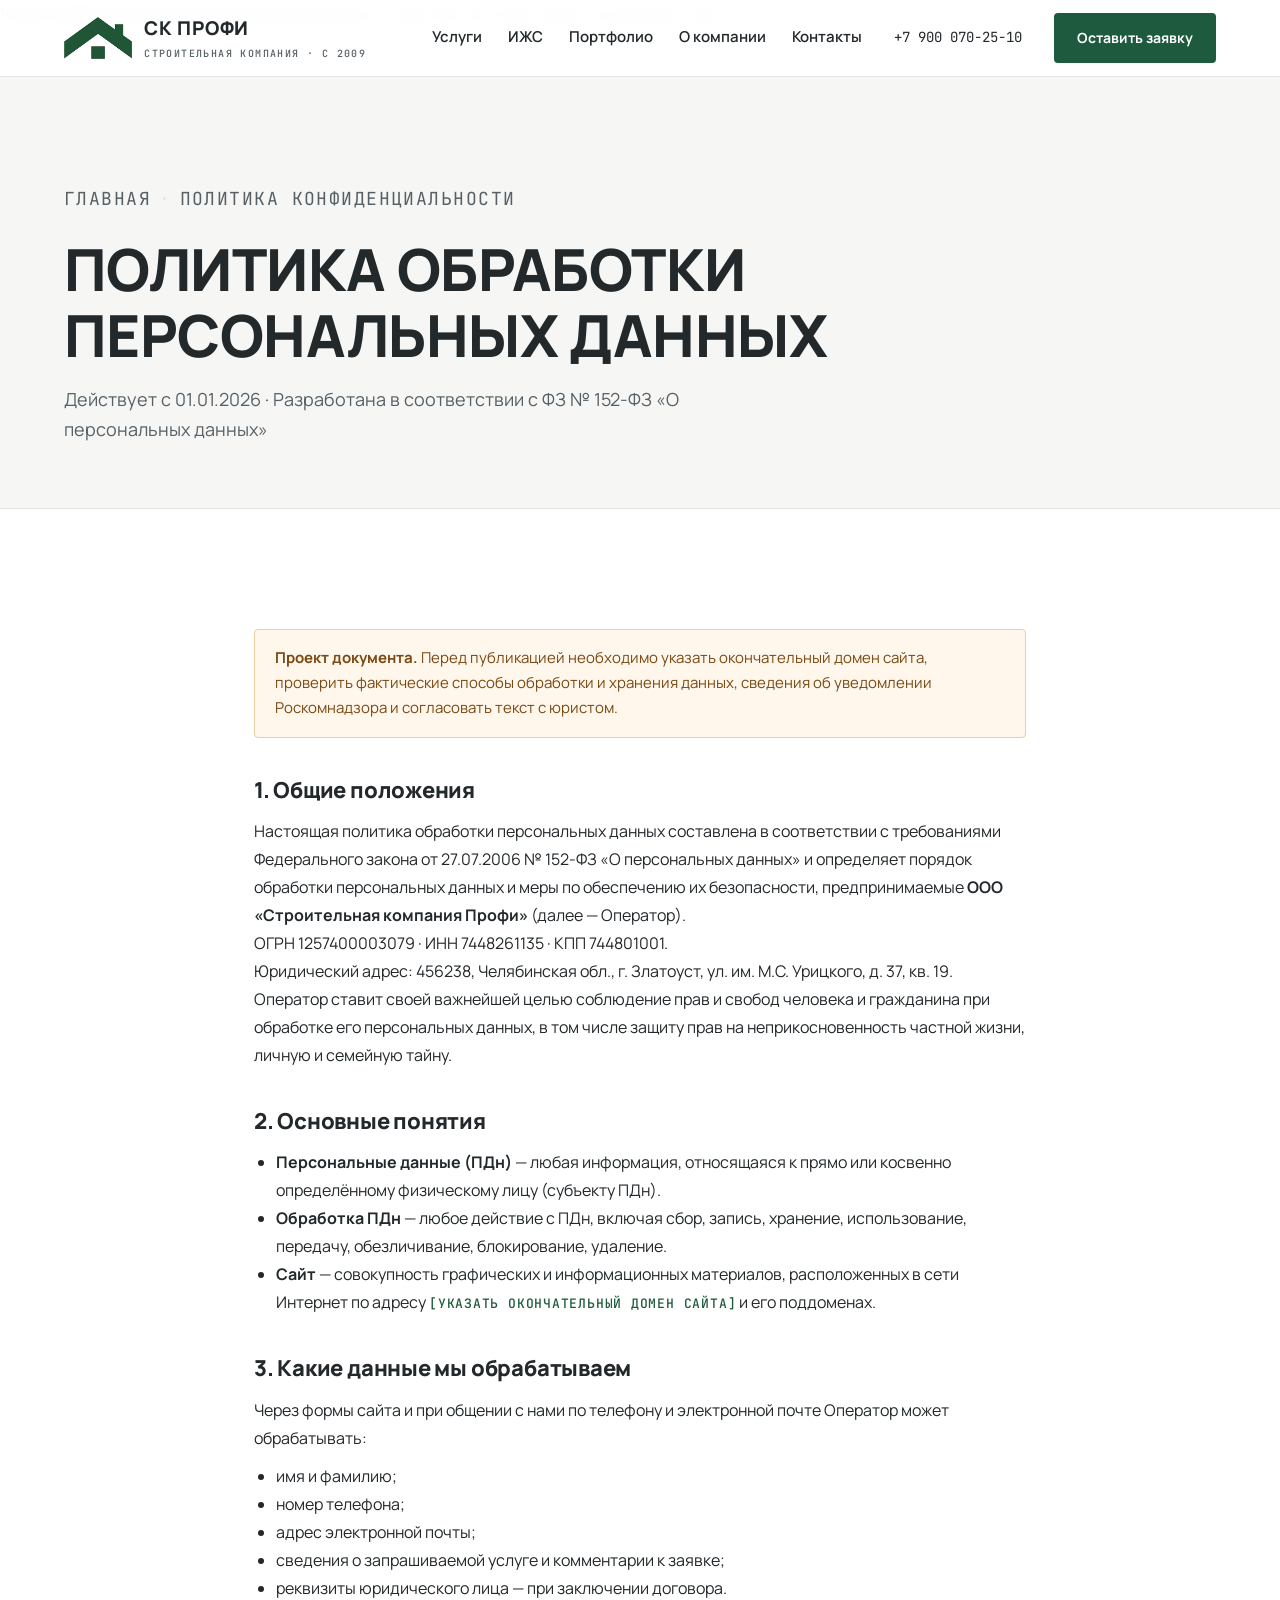
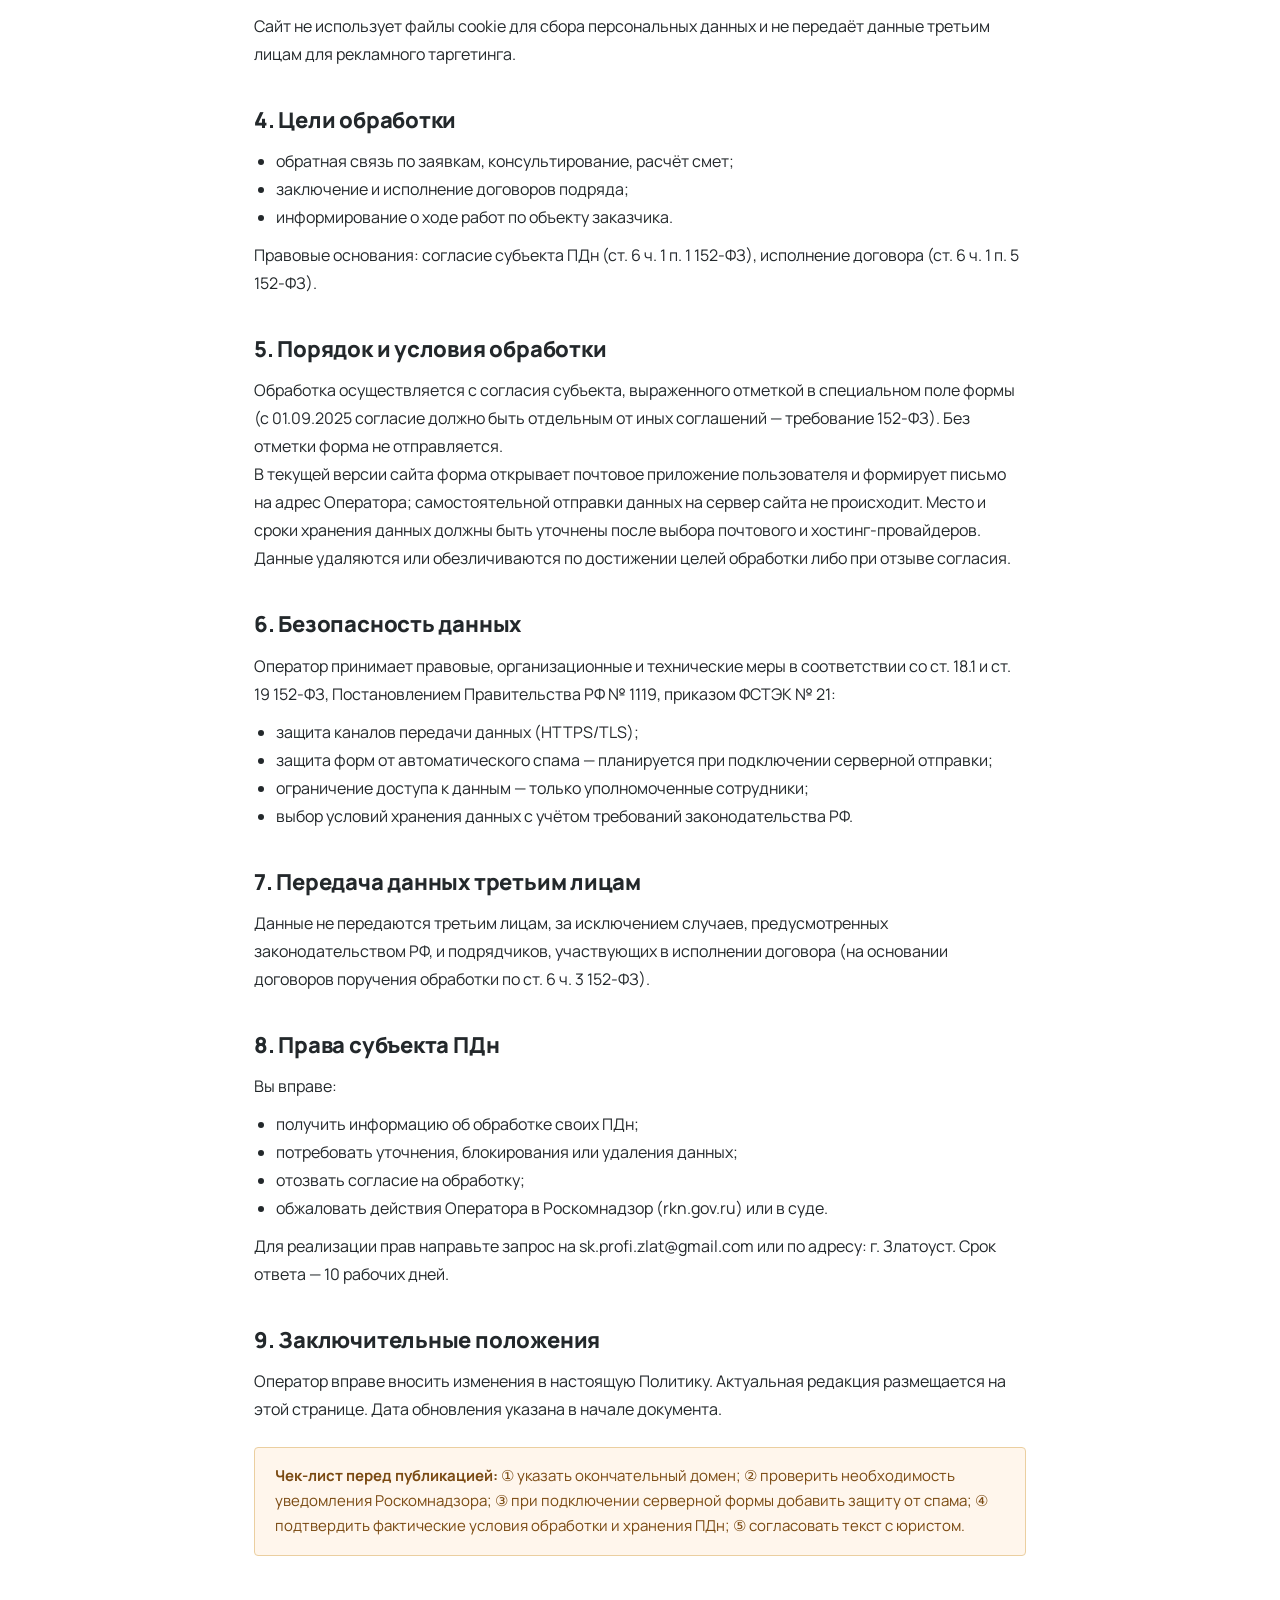
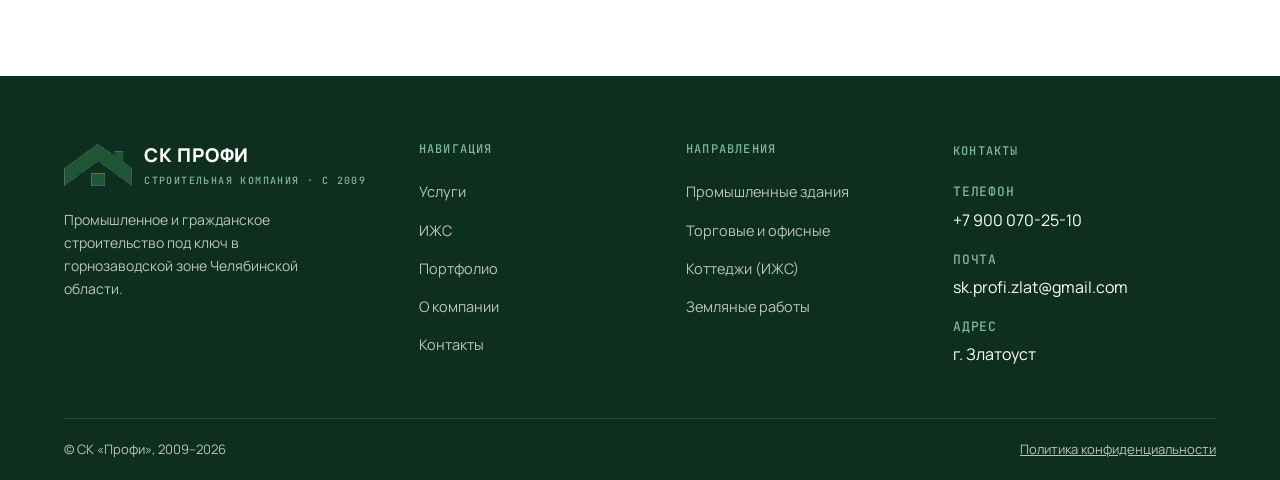
<file: politika.html>
<!DOCTYPE html>
<html lang="ru">
<head>
  <meta charset="UTF-8">
  <meta name="viewport" content="width=device-width, initial-scale=1.0">
  <title>Политика конфиденциальности — СК «Профи»</title>
  <meta name="description" content="Проект политики обработки персональных данных сайта СК «Профи». Реквизиты оператора, цели обработки данных и права пользователей.">
  <meta property="og:type" content="website">
  <meta property="og:locale" content="ru_RU">
  <meta property="og:title" content="Политика обработки персональных данных — СК «Профи»">
  <meta property="og:description" content="Сведения об операторе и порядке обработки персональных данных пользователей сайта.">
  <meta property="og:image" content="img/hero.jpg">
  <link rel="icon" type="image/svg+xml" href="img/favicon.svg">
  <link rel="preconnect" href="https://fonts.googleapis.com">
  <link rel="preconnect" href="https://fonts.gstatic.com" crossorigin>
  <link href="https://fonts.googleapis.com/css2?family=Manrope:wght@400;500;600;700;800&family=JetBrains+Mono:wght@400;500;700&display=swap" rel="stylesheet">
  <link rel="stylesheet" href="css/style.css">
  <style>
    .policy { max-width: 820px; }
    .policy h2 { font-size: 22px; margin: 40px 0 14px; }
    .policy h3 { font-size: 18px; margin: 24px 0 10px; }
    .policy p, .policy li { font-size: 16px; line-height: 1.75; color: var(--graphite); }
    .policy ul { padding-left: 22px; margin: 10px 0; list-style: disc; }
    .policy .mono { color: var(--green); }
    .todo { background: #FFF6EC; border: 1px solid #EBCFA0; border-radius: 4px; padding: 16px 20px; font-size: 15px; color: #7A4A12; margin: 24px 0; }
  </style>
</head>
<body>

<header class="header">
  <div class="container header__inner">
    <a class="logo" href="index.html" aria-label="СК Профи — на главную">
      <img class="logo__img" src="img/logo.png" alt="СК Профи">
      <span class="logo__name">СК ПРОФИ<small>СТРОИТЕЛЬНАЯ КОМПАНИЯ · С 2009</small></span>
    </a>
    <nav class="nav">
      <a href="uslugi.html">Услуги</a>
      <a href="izhs.html">ИЖС</a>
      <a href="portfolio.html">Портфолио</a>
      <a href="o-kompanii.html">О компании</a>
      <a href="kontakty.html">Контакты</a>
    </nav>
    <a class="header__phone" href="tel:+79000702510">+7 900 070-25-10</a>
    <a class="btn btn--primary" href="kontakty.html#zayavka">Оставить заявку</a>
    <button class="burger" id="burger" aria-label="Меню"><span></span><span></span><span></span></button>
  </div>
</header>
<div class="mobile-menu" id="mobileMenu">
  <a href="uslugi.html">Услуги</a>
  <a href="izhs.html">ИЖС</a>
  <a href="portfolio.html">Портфолио</a>
  <a href="o-kompanii.html">О компании</a>
  <a href="kontakty.html">Контакты</a>
  <a class="mono" href="tel:+79000702510">+7 900 070-25-10</a>
  <a class="mono" href="mailto:sk.profi.zlat@gmail.com">sk.profi.zlat@gmail.com</a>
</div>

<div class="page-hero">
  <div class="container">
    <p class="breadcrumb"><a href="index.html">Главная</a><span>·</span>Политика конфиденциальности</p>
    <h1>Политика обработки персональных данных</h1>
    <p>Действует с 01.01.2026 · Разработана в соответствии с ФЗ № 152-ФЗ «О персональных данных»</p>
  </div>
</div>

<section>
  <div class="container policy">

    <div class="todo">
      <strong>Проект документа.</strong> Перед публикацией необходимо указать окончательный домен сайта, проверить фактические способы обработки и хранения данных, сведения об уведомлении Роскомнадзора и согласовать текст с юристом.
    </div>

    <h2>1. Общие положения</h2>
    <p>Настоящая политика обработки персональных данных составлена в соответствии с требованиями Федерального закона от 27.07.2006 № 152-ФЗ «О персональных данных» и определяет порядок обработки персональных данных и меры по обеспечению их безопасности, предпринимаемые <strong>ООО «Строительная компания Профи»</strong> (далее — Оператор).</p>
    <p>ОГРН 1257400003079 · ИНН 7448261135 · КПП 744801001.<br>Юридический адрес: 456238, Челябинская обл., г. Златоуст, ул. им. М.С. Урицкого, д. 37, кв. 19.</p>
    <p>Оператор ставит своей важнейшей целью соблюдение прав и свобод человека и гражданина при обработке его персональных данных, в том числе защиту прав на неприкосновенность частной жизни, личную и семейную тайну.</p>

    <h2>2. Основные понятия</h2>
    <ul>
      <li><strong>Персональные данные (ПДн)</strong> — любая информация, относящаяся к прямо или косвенно определённому физическому лицу (субъекту ПДн).</li>
      <li><strong>Обработка ПДн</strong> — любое действие с ПДн, включая сбор, запись, хранение, использование, передачу, обезличивание, блокирование, удаление.</li>
      <li><strong>Сайт</strong> — совокупность графических и информационных материалов, расположенных в сети Интернет по адресу <span class="mono">[указать окончательный домен сайта]</span> и его поддоменах.</li>
    </ul>

    <h2>3. Какие данные мы обрабатываем</h2>
    <p>Через формы сайта и при общении с нами по телефону и электронной почте Оператор может обрабатывать:</p>
    <ul>
      <li>имя и фамилию;</li>
      <li>номер телефона;</li>
      <li>адрес электронной почты;</li>
      <li>сведения о запрашиваемой услуге и комментарии к заявке;</li>
      <li>реквизиты юридического лица — при заключении договора.</li>
    </ul>
    <p>Сайт не использует файлы cookie для сбора персональных данных и не передаёт данные третьим лицам для рекламного таргетинга.</p>

    <h2>4. Цели обработки</h2>
    <ul>
      <li>обратная связь по заявкам, консультирование, расчёт смет;</li>
      <li>заключение и исполнение договоров подряда;</li>
      <li>информирование о ходе работ по объекту заказчика.</li>
    </ul>
    <p>Правовые основания: согласие субъекта ПДн (ст. 6 ч. 1 п. 1 152-ФЗ), исполнение договора (ст. 6 ч. 1 п. 5 152-ФЗ).</p>

    <h2>5. Порядок и условия обработки</h2>
    <p>Обработка осуществляется с согласия субъекта, выраженного отметкой в специальном поле формы (с 01.09.2025 согласие должно быть отдельным от иных соглашений — требование 152-ФЗ). Без отметки форма не отправляется.</p>
    <p>В текущей версии сайта форма открывает почтовое приложение пользователя и формирует письмо на адрес Оператора; самостоятельной отправки данных на сервер сайта не происходит. Место и сроки хранения данных должны быть уточнены после выбора почтового и хостинг-провайдеров.</p>
    <p>Данные удаляются или обезличиваются по достижении целей обработки либо при отзыве согласия.</p>

    <h2>6. Безопасность данных</h2>
    <p>Оператор принимает правовые, организационные и технические меры в соответствии со ст. 18.1 и ст. 19 152-ФЗ, Постановлением Правительства РФ № 1119, приказом ФСТЭК № 21:</p>
    <ul>
      <li>защита каналов передачи данных (HTTPS/TLS);</li>
      <li>защита форм от автоматического спама — планируется при подключении серверной отправки;</li>
      <li>ограничение доступа к данным — только уполномоченные сотрудники;</li>
      <li>выбор условий хранения данных с учётом требований законодательства РФ.</li>
    </ul>

    <h2>7. Передача данных третьим лицам</h2>
    <p>Данные не передаются третьим лицам, за исключением случаев, предусмотренных законодательством РФ, и подрядчиков, участвующих в исполнении договора (на основании договоров поручения обработки по ст. 6 ч. 3 152-ФЗ).</p>

    <h2>8. Права субъекта ПДн</h2>
    <p>Вы вправе:</p>
    <ul>
      <li>получить информацию об обработке своих ПДн;</li>
      <li>потребовать уточнения, блокирования или удаления данных;</li>
      <li>отозвать согласие на обработку;</li>
      <li>обжаловать действия Оператора в Роскомнадзор (rkn.gov.ru) или в суде.</li>
    </ul>
    <p>Для реализации прав направьте запрос на <a href="mailto:sk.profi.zlat@gmail.com">sk.profi.zlat@gmail.com</a> или по адресу: г. Златоуст. Срок ответа — 10 рабочих дней.</p>

    <h2>9. Заключительные положения</h2>
    <p>Оператор вправе вносить изменения в настоящую Политику. Актуальная редакция размещается на этой странице. Дата обновления указана в начале документа.</p>

    <div class="todo">
      <strong>Чек-лист перед публикацией:</strong> ① указать окончательный домен; ② проверить необходимость уведомления Роскомнадзора;
      ③ при подключении серверной формы добавить защиту от спама; ④ подтвердить фактические условия обработки и хранения ПДн;
      ⑤ согласовать текст с юристом.
    </div>

  </div>
</section>

<footer class="footer">
  <div class="container">
    <div class="footer__grid">
      <div>
        <a class="logo" href="index.html">
          <img class="logo__img" src="img/logo.png" alt="СК Профи">
          <span class="logo__name">СК ПРОФИ<small>СТРОИТЕЛЬНАЯ КОМПАНИЯ · С 2009</small></span>
        </a>
        <p class="footer__slogan">Промышленное и гражданское строительство под ключ в горнозаводской зоне Челябинской области.</p>
      </div>
      <div>
        <h4>Навигация</h4>
        <ul>
          <li><a href="uslugi.html">Услуги</a></li>
          <li><a href="izhs.html">ИЖС</a></li>
          <li><a href="portfolio.html">Портфолио</a></li>
          <li><a href="o-kompanii.html">О компании</a></li>
          <li><a href="kontakty.html">Контакты</a></li>
        </ul>
      </div>
      <div>
        <h4>Направления</h4>
        <ul>
          <li><a href="uslugi.html#prom">Промышленные здания</a></li>
          <li><a href="uslugi.html#grad">Торговые и офисные</a></li>
          <li><a href="izhs.html">Коттеджи (ИЖС)</a></li>
          <li><a href="uslugi.html#zemlya">Земляные работы</a></li>
        </ul>
      </div>
      <div class="footer__contact">
        <h4>Контакты</h4>
        <span class="mono">Телефон</span>
        <a href="tel:+79000702510">+7 900 070-25-10</a><br>
        <span class="mono">Почта</span>
        <a href="mailto:sk.profi.zlat@gmail.com">sk.profi.zlat@gmail.com</a><br>
        <span class="mono">Адрес</span>
        <span class="val">г. Златоуст</span>
      </div>
    </div>
    <div class="footer__bottom">
      <span>© СК «Профи», 2009–<span id="year">2026</span></span>
      <a href="politika.html">Политика конфиденциальности</a>
    </div>
  </div>
</footer>

<script src="js/script.js"></script>
</body>
</html>
</file>
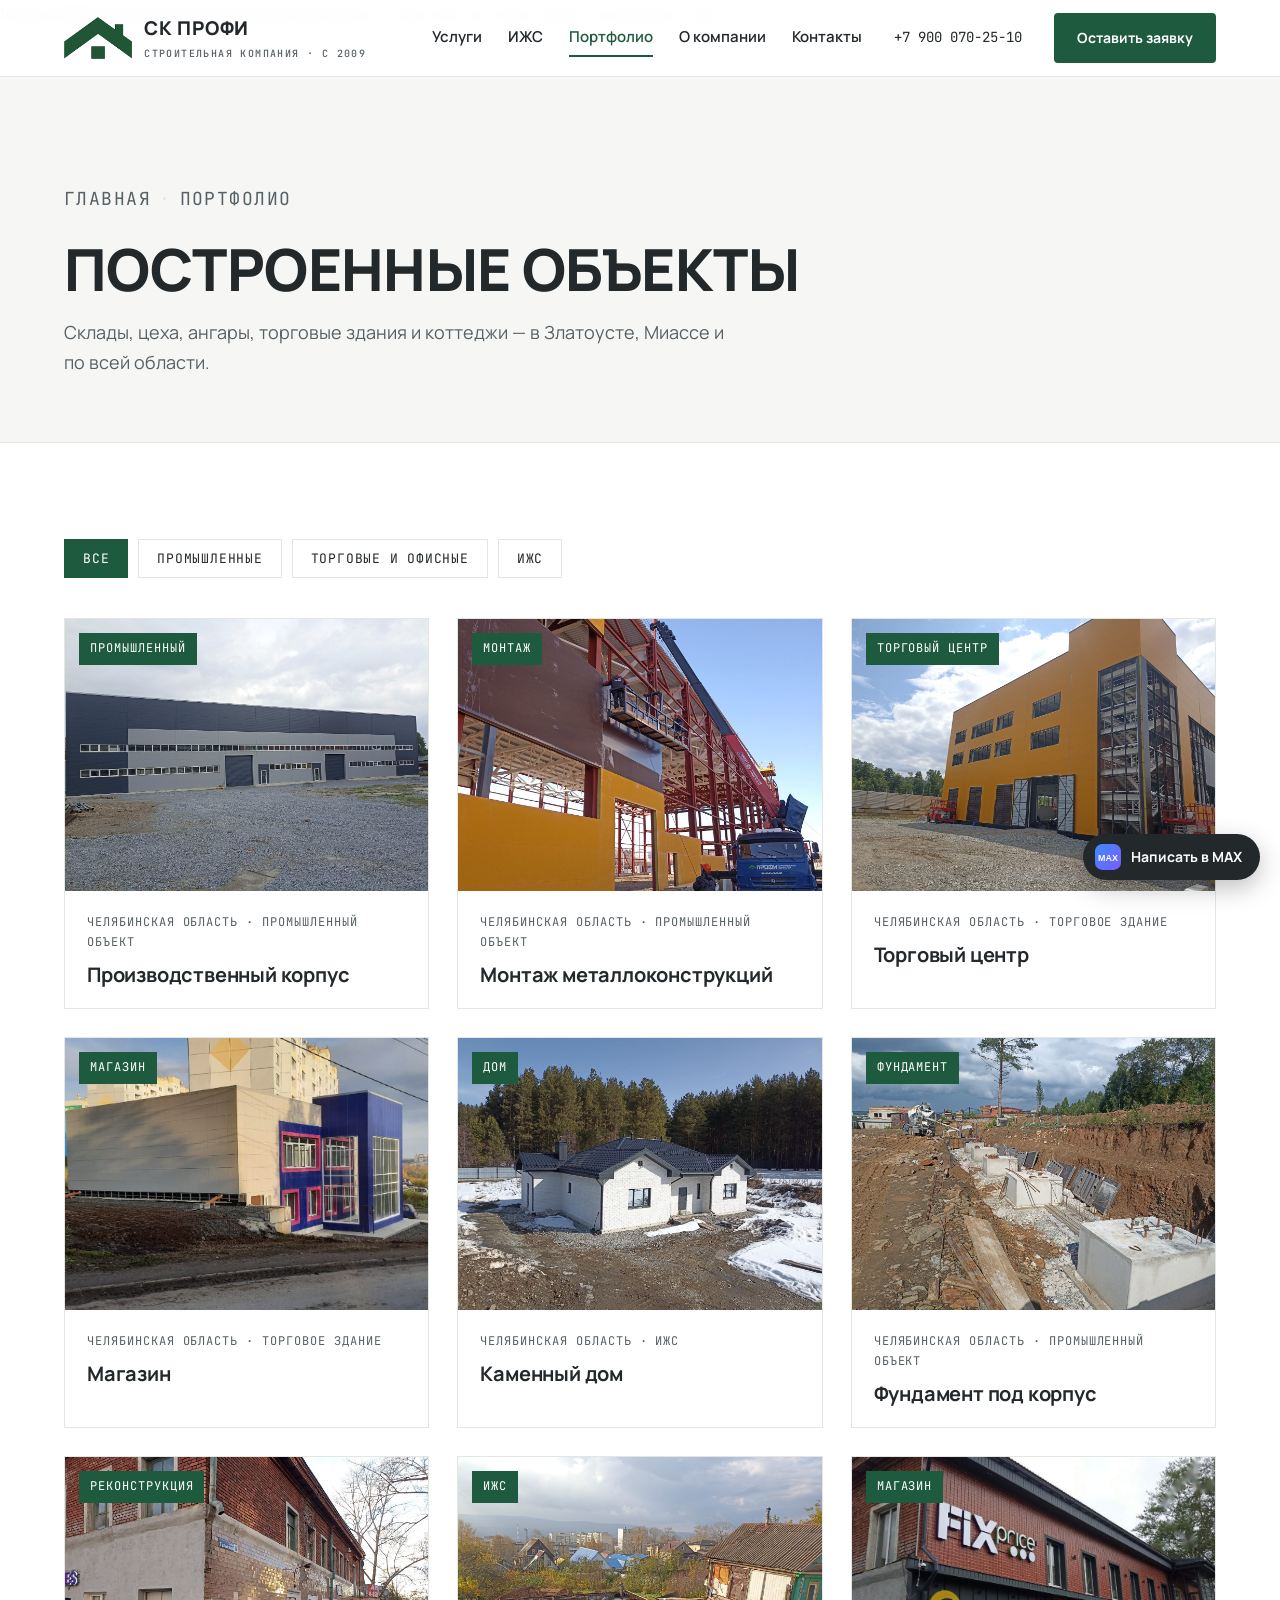
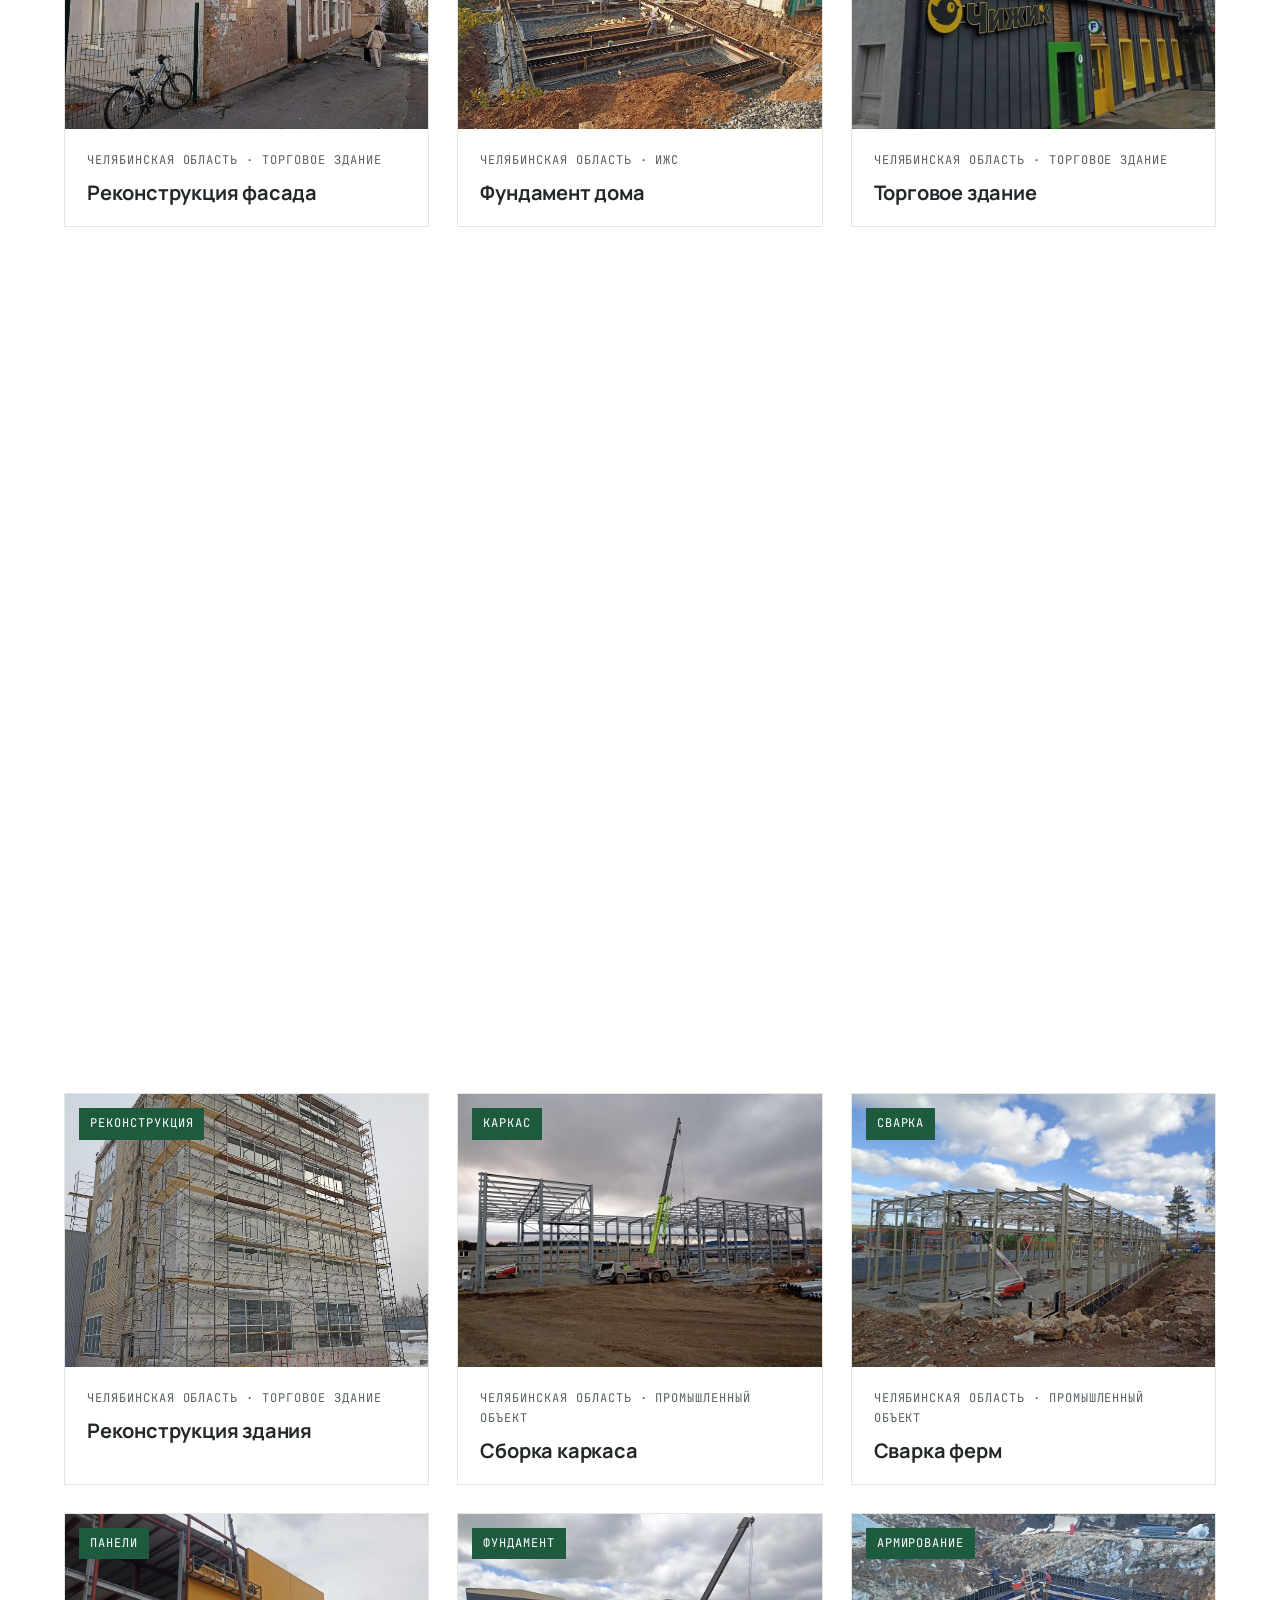
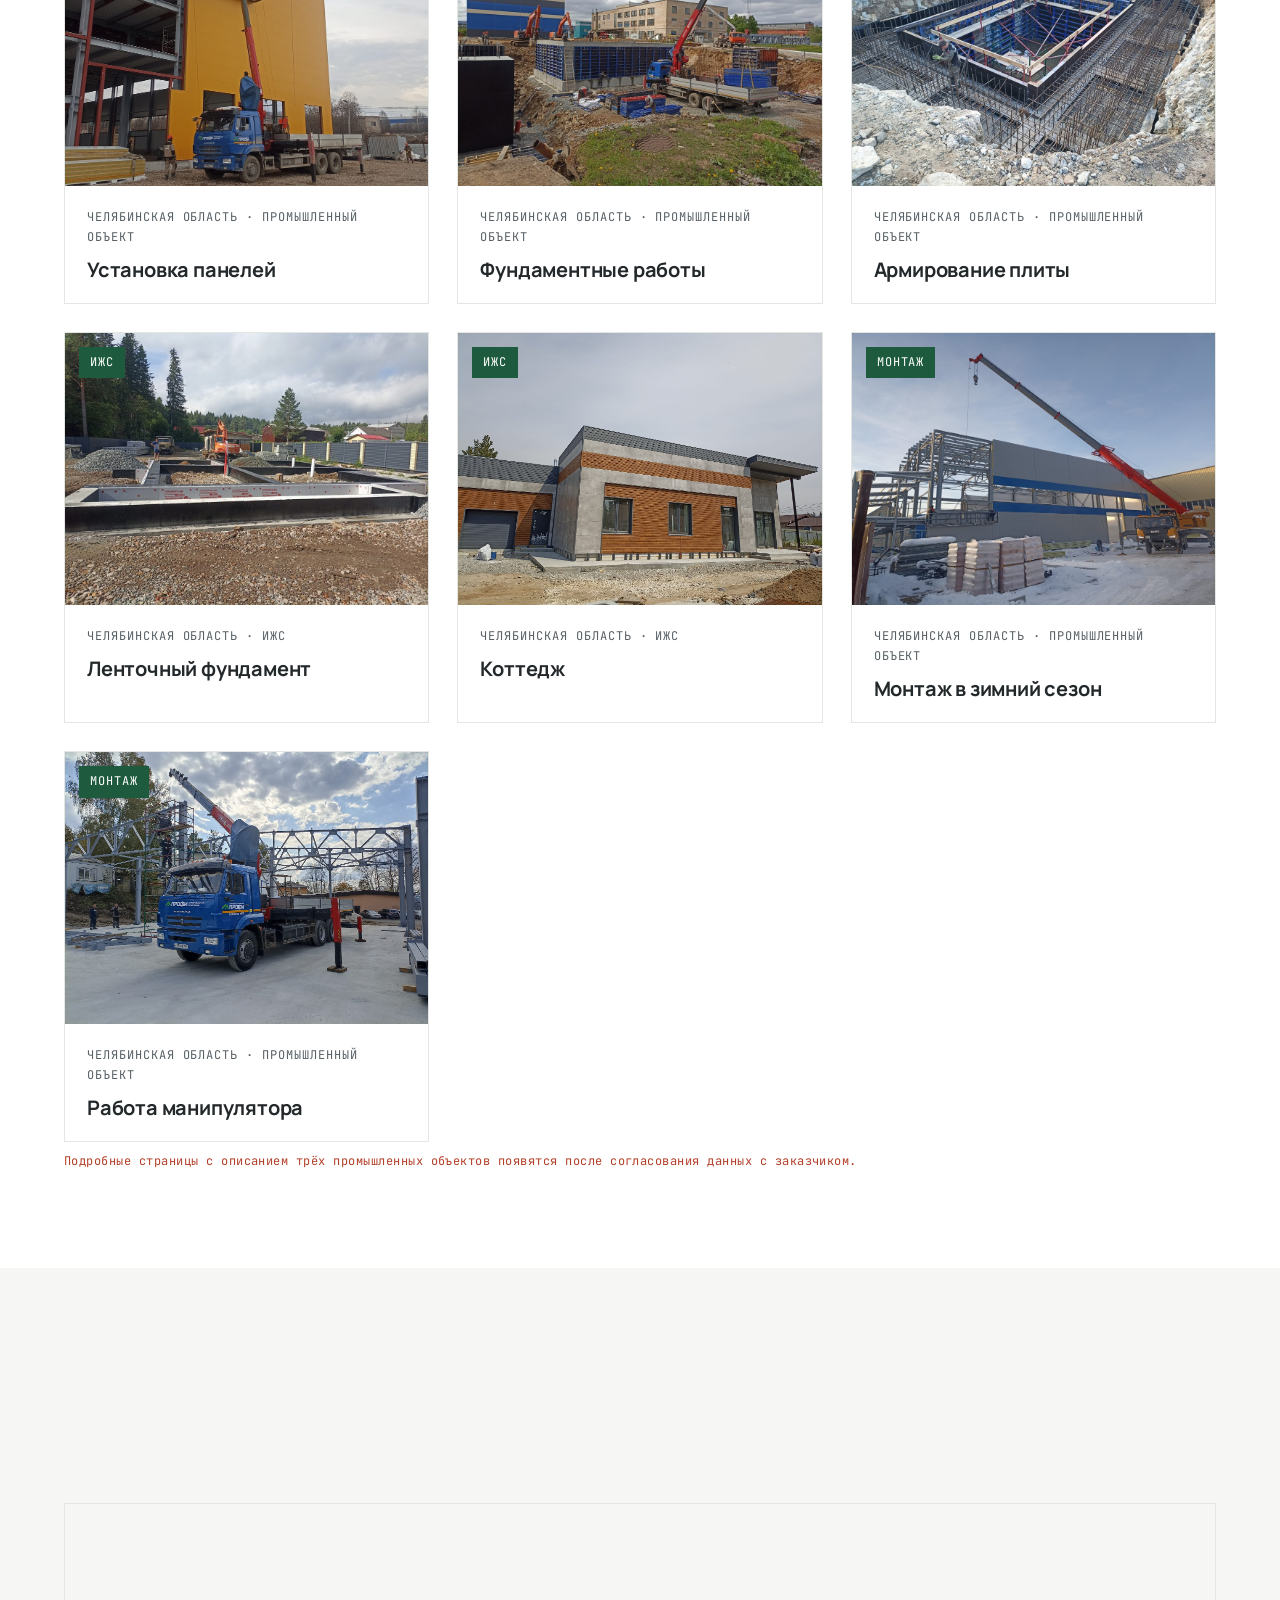
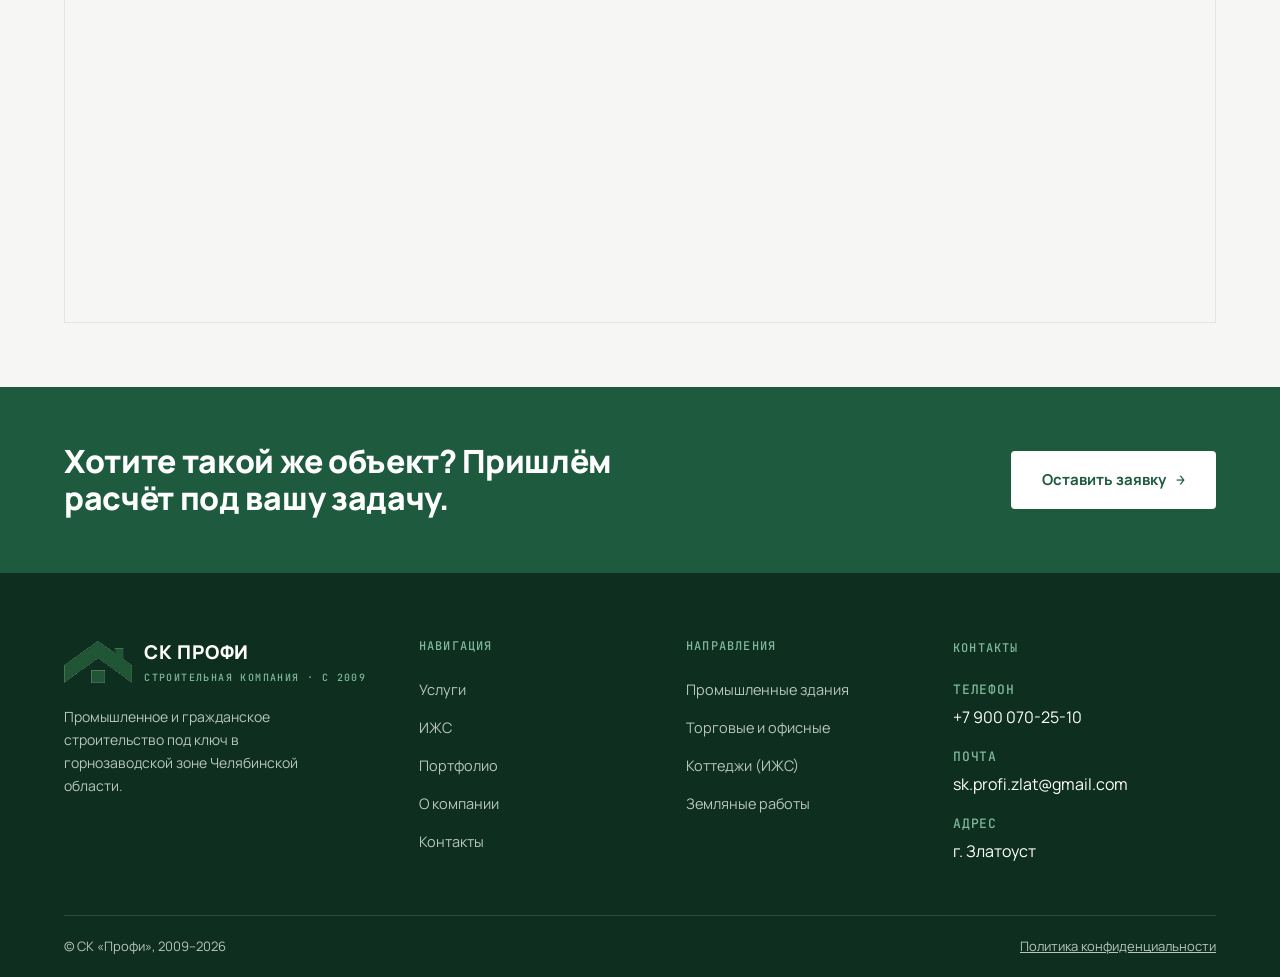
<file: portfolio.html>
<!DOCTYPE html>
<html lang="ru">
<head>
  <meta charset="UTF-8">
  <meta name="viewport" content="width=device-width, initial-scale=1.0">
  <title>Объекты компании — ангары, цеха, склады, магазины, коттеджи | СК Профи</title>
  <meta name="description" content="Объекты СК «Профи»: производственные цеха, склады, ангары, торговые здания и коттеджи в Златоусте, Миассе и Челябинской области. Фото построенных объектов и этапов работ.">
  <meta property="og:type" content="website">
  <meta property="og:locale" content="ru_RU">
  <meta property="og:title" content="Портфолио СК Профи — построенные объекты">
  <meta property="og:description" content="Цеха, склады, ангары, магазины и коттеджи — Златоуст, Миасс, Челябинская область.">
  <meta property="og:image" content="img/portfolio-1.jpg">
  <link rel="icon" type="image/svg+xml" href="img/favicon.svg">
  <link rel="preconnect" href="https://fonts.googleapis.com">
  <link rel="preconnect" href="https://fonts.gstatic.com" crossorigin>
  <link href="https://fonts.googleapis.com/css2?family=Manrope:wght@400;500;600;700;800&family=JetBrains+Mono:wght@400;500;700&display=swap" rel="stylesheet">
  <link rel="stylesheet" href="css/style.css">
</head>
<body>

<header class="header">
  <div class="container header__inner">
    <a class="logo" href="index.html" aria-label="СК Профи — на главную">
      <img class="logo__img" src="img/logo.png" alt="СК Профи — логотип">
      <span class="logo__name">СК ПРОФИ<small>СТРОИТЕЛЬНАЯ КОМПАНИЯ · С 2009</small></span>
    </a>
    <nav class="nav">
      <a href="uslugi.html">Услуги</a>
      <a href="izhs.html">ИЖС</a>
      <a href="portfolio.html" class="active">Портфолио</a>
      <a href="o-kompanii.html">О компании</a>
      <a href="kontakty.html">Контакты</a>
    </nav>
    <a class="header__phone" href="tel:+79000702510">+7 900 070-25-10</a>
    <a class="btn btn--primary" href="kontakty.html#zayavka">Оставить заявку</a>
    <button class="burger" id="burger" aria-label="Меню"><span></span><span></span><span></span></button>
  </div>
</header>
<div class="mobile-menu" id="mobileMenu">
  <a href="uslugi.html">Услуги</a>
  <a href="izhs.html">ИЖС</a>
  <a href="portfolio.html">Портфолио</a>
  <a href="o-kompanii.html">О компании</a>
  <a href="kontakty.html">Контакты</a>
  <a class="mono" href="tel:+79000702510">+7 900 070-25-10</a>
  <a class="mono" href="mailto:sk.profi.zlat@gmail.com">sk.profi.zlat@gmail.com</a>
</div>

<div class="page-hero">
  <div class="container">
    <p class="breadcrumb"><a href="index.html">Главная</a><span>·</span>Портфолио</p>
    <h1>Построенные объекты</h1>
    <p>Склады, цеха, ангары, торговые здания и коттеджи — в Златоусте, Миассе и по всей области.</p>
  </div>
</div>

<section>
  <div class="container">
    <div class="filters" id="filters">
      <button class="filter active" data-filter="all">Все</button>
      <button class="filter" data-filter="prom">Промышленные</button>
      <button class="filter" data-filter="grad">Торговые и офисные</button>
      <button class="filter" data-filter="izhs">ИЖС</button>
    </div>
    <div class="objs-grid" id="objectsGrid">

      <div class="obj-card reveal" data-cat="prom">
        <div class="obj-card__photo"><span class="tag tag--fill">Промышленный</span><img src="img/portfolio-1.jpg" alt="Готовый производственный корпус" loading="lazy"></div>
        <div class="obj-card__body"><span class="obj-card__meta">Челябинская область · Промышленный объект</span><h3>Производственный корпус</h3></div>
      </div>
      <div class="obj-card reveal" data-cat="prom">
        <div class="obj-card__photo"><span class="tag tag--fill">Монтаж</span><img src="img/portfolio-4.jpg" alt="Монтаж металлоконструкций промышленного здания" loading="lazy"></div>
        <div class="obj-card__body"><span class="obj-card__meta">Челябинская область · Промышленный объект</span><h3>Монтаж металлоконструкций</h3></div>
      </div>
      <div class="obj-card reveal" data-cat="grad">
        <div class="obj-card__photo"><span class="tag tag--fill">Торговый центр</span><img src="img/portfolio-2.jpg" alt="Торговый центр на металлокаркасе" loading="lazy"></div>
        <div class="obj-card__body"><span class="obj-card__meta">Челябинская область · Торговое здание</span><h3>Торговый центр</h3></div>
      </div>
      <div class="obj-card reveal" data-cat="grad">
        <div class="obj-card__photo"><span class="tag tag--fill">Магазин</span><img src="img/portfolio-magazin.jpg" alt="Построенный магазин, летнее фото" loading="lazy"></div>
        <div class="obj-card__body"><span class="obj-card__meta">Челябинская область · Торговое здание</span><h3>Магазин</h3></div>
      </div>
      <div class="obj-card reveal" data-cat="izhs">
        <div class="obj-card__photo"><span class="tag tag--fill">Дом</span><img src="img/portfolio-3.jpg" alt="Построенный каменный дом" loading="lazy"></div>
        <div class="obj-card__body"><span class="obj-card__meta">Челябинская область · ИЖС</span><h3>Каменный дом</h3></div>
      </div>
      <div class="obj-card reveal" data-cat="prom">
        <div class="obj-card__photo"><span class="tag tag--fill">Фундамент</span><img src="img/obj-fundament.jpg" alt="Монолитный фундамент под производственное здание" loading="lazy"></div>
        <div class="obj-card__body"><span class="obj-card__meta">Челябинская область · Промышленный объект</span><h3>Фундамент под корпус</h3></div>
      </div>
      <div class="obj-card reveal" data-cat="grad">
        <div class="obj-card__photo"><span class="tag tag--fill">Реконструкция</span><img src="img/obj-fasad.jpg" alt="Реконструкция фасада торгового здания" loading="lazy"></div>
        <div class="obj-card__body"><span class="obj-card__meta">Челябинская область · Торговое здание</span><h3>Реконструкция фасада</h3></div>
      </div>
      <div class="obj-card reveal" data-cat="izhs">
        <div class="obj-card__photo"><span class="tag tag--fill">ИЖС</span><img src="img/obj-izhs-fund.jpg" alt="Ленточный фундамент под каменный дом" loading="lazy"></div>
        <div class="obj-card__body"><span class="obj-card__meta">Челябинская область · ИЖС</span><h3>Фундамент дома</h3></div>
      </div>
      <div class="obj-card reveal" data-cat="grad">
        <div class="obj-card__photo"><span class="tag tag--fill">Магазин</span><img src="img/uslugi-torg.jpg" alt="Торговое здание под ключ" loading="lazy"></div>
        <div class="obj-card__body"><span class="obj-card__meta">Челябинская область · Торговое здание</span><h3>Торговое здание</h3></div>
      </div>
      <div class="obj-card reveal" data-cat="prom">
        <div class="obj-card__photo"><span class="tag tag--fill">Каркас</span><img src="img/obekt-2.jpg" alt="Строительство промышленного объекта" loading="lazy"></div>
        <div class="obj-card__body"><span class="obj-card__meta">Челябинская область · Промышленный объект</span><h3>Строительство корпуса</h3></div>
      </div>
      <div class="obj-card reveal" data-cat="prom">
        <div class="obj-card__photo"><span class="tag tag--fill">Каркас</span><img src="img/obekt-3.jpg" alt="Монтаж каркаса промышленного здания" loading="lazy"></div>
        <div class="obj-card__body"><span class="obj-card__meta">Челябинская область · Промышленный объект</span><h3>Монтаж каркаса</h3></div>
      </div>
      <div class="obj-card reveal" data-cat="prom">
        <div class="obj-card__photo"><span class="tag tag--fill">Панели</span><img src="img/obekt-4.jpg" alt="Монтаж сэндвич-панелей на промышленном объекте" loading="lazy"></div>
        <div class="obj-card__body"><span class="obj-card__meta">Челябинская область · Промышленный объект</span><h3>Монтаж сэндвич-панелей</h3></div>
      </div>
      <div class="obj-card reveal" data-cat="prom">
        <div class="obj-card__photo"><span class="tag tag--fill">Металлокаркас</span><img src="img/uslugi-prom.jpg" alt="Промышленное здание на металлокаркасе" loading="lazy"></div>
        <div class="obj-card__body"><span class="obj-card__meta">Челябинская область · Промышленный объект</span><h3>Промышленное здание</h3></div>
      </div>
      <div class="obj-card reveal" data-cat="prom">
        <div class="obj-card__photo"><span class="tag tag--fill">Полы</span><img src="img/uslugi-poly.jpg" alt="Внутренние работы в производственном здании" loading="lazy"></div>
        <div class="obj-card__body"><span class="obj-card__meta">Челябинская область · Промышленный объект</span><h3>Внутренние работы</h3></div>
      </div>
      <div class="obj-card reveal" data-cat="prom">
        <div class="obj-card__photo"><span class="tag tag--fill">Земляные работы</span><img src="img/uslugi-zemlya.jpg" alt="Земляные работы экскаватором" loading="lazy"></div>
        <div class="obj-card__body"><span class="obj-card__meta">Челябинская область · Промышленный объект</span><h3>Земляные работы</h3></div>
      </div>
      <div class="obj-card reveal" data-cat="grad">
        <div class="obj-card__photo"><span class="tag tag--fill">Реконструкция</span><img src="img/uslugi-rek.jpg" alt="Реконструкция здания" loading="lazy"></div>
        <div class="obj-card__body"><span class="obj-card__meta">Челябинская область · Торговое здание</span><h3>Реконструкция здания</h3></div>
      </div>
      <div class="obj-card reveal" data-cat="prom">
        <div class="obj-card__photo"><span class="tag tag--fill">Каркас</span><img src="img/proc-1.jpg" alt="Сборка металлокаркаса" loading="lazy"></div>
        <div class="obj-card__body"><span class="obj-card__meta">Челябинская область · Промышленный объект</span><h3>Сборка каркаса</h3></div>
      </div>
      <div class="obj-card reveal" data-cat="prom">
        <div class="obj-card__photo"><span class="tag tag--fill">Сварка</span><img src="img/proc-2.jpg" alt="Сварка ферм металлоконструкций" loading="lazy"></div>
        <div class="obj-card__body"><span class="obj-card__meta">Челябинская область · Промышленный объект</span><h3>Сварка ферм</h3></div>
      </div>
      <div class="obj-card reveal" data-cat="prom">
        <div class="obj-card__photo"><span class="tag tag--fill">Панели</span><img src="img/proc-3.jpg" alt="Установка сэндвич-панелей" loading="lazy"></div>
        <div class="obj-card__body"><span class="obj-card__meta">Челябинская область · Промышленный объект</span><h3>Установка панелей</h3></div>
      </div>
      <div class="obj-card reveal" data-cat="prom">
        <div class="obj-card__photo"><span class="tag tag--fill">Фундамент</span><img src="img/proc-4.jpg" alt="Фундаментные работы" loading="lazy"></div>
        <div class="obj-card__body"><span class="obj-card__meta">Челябинская область · Промышленный объект</span><h3>Фундаментные работы</h3></div>
      </div>
      <div class="obj-card reveal" data-cat="prom">
        <div class="obj-card__photo"><span class="tag tag--fill">Армирование</span><img src="img/proc-5.jpg" alt="Армирование монолитной плиты" loading="lazy"></div>
        <div class="obj-card__body"><span class="obj-card__meta">Челябинская область · Промышленный объект</span><h3>Армирование плиты</h3></div>
      </div>
      <div class="obj-card reveal" data-cat="izhs">
        <div class="obj-card__photo"><span class="tag tag--fill">ИЖС</span><img src="img/proc-6.jpg" alt="Ленточный фундамент для дома" loading="lazy"></div>
        <div class="obj-card__body"><span class="obj-card__meta">Челябинская область · ИЖС</span><h3>Ленточный фундамент</h3></div>
      </div>
      <div class="obj-card reveal" data-cat="izhs">
        <div class="obj-card__photo"><span class="tag tag--fill">ИЖС</span><img src="img/uslugi-izhs.jpg" alt="Коттедж из газоблока" loading="lazy"></div>
        <div class="obj-card__body"><span class="obj-card__meta">Челябинская область · ИЖС</span><h3>Коттедж</h3></div>
      </div>
      <div class="obj-card reveal" data-cat="prom">
        <div class="obj-card__photo"><span class="tag tag--fill">Монтаж</span><img src="img/hero.jpg" alt="Монтаж металлоконструкций автокраном зимой" loading="lazy"></div>
        <div class="obj-card__body"><span class="obj-card__meta">Челябинская область · Промышленный объект</span><h3>Монтаж в зимний сезон</h3></div>
      </div>
      <div class="obj-card reveal" data-cat="prom">
        <div class="obj-card__photo"><span class="tag tag--fill">Монтаж</span><img src="img/about-rabota.jpg" alt="Работа манипулятора на монтаже" loading="lazy"></div>
        <div class="obj-card__body"><span class="obj-card__meta">Челябинская область · Промышленный объект</span><h3>Работа манипулятора</h3></div>
      </div>

    </div>
    <p class="note-verify">Подробные страницы с описанием трёх промышленных объектов появятся после согласования данных с заказчиком.</p>
  </div>
</section>

<section class="tint" style="padding-top:64px;padding-bottom:64px">
  <div class="container">
    <div class="sec-head reveal">
      <p class="sec-label">География</p>
      <h2>Где мы строим</h2>
      <p class="lead">Строим в Златоусте, Миассе и по всей Челябинской области.</p>
    </div>
    <div class="map-frame reveal">
      <iframe src="https://yandex.ru/map-widget/v1/?pt=59.658,55.171&z=12&l=map" title="Карта: Златоуст" loading="lazy" allowfullscreen></iframe>
    </div>
  </div>
</section>

<section class="cta-strip">
  <div class="container">
    <h2>Хотите такой же объект? Пришлём расчёт под вашу задачу.</h2>
    <a class="btn" href="kontakty.html#zayavka">Оставить заявку <span class="arr">→</span></a>
  </div>
</section>

<footer class="footer">
  <div class="container">
    <div class="footer__grid">
      <div>
        <a class="logo" href="index.html">
          <img class="logo__img" src="img/logo.png" alt="СК Профи — логотип">
          <span class="logo__name">СК ПРОФИ<small>СТРОИТЕЛЬНАЯ КОМПАНИЯ · С 2009</small></span>
        </a>
        <p class="footer__slogan">Промышленное и гражданское строительство под ключ в горнозаводской зоне Челябинской области.</p>
      </div>
      <div>
        <h4>Навигация</h4>
        <ul>
          <li><a href="uslugi.html">Услуги</a></li>
          <li><a href="izhs.html">ИЖС</a></li>
          <li><a href="portfolio.html">Портфолио</a></li>
          <li><a href="o-kompanii.html">О компании</a></li>
          <li><a href="kontakty.html">Контакты</a></li>
        </ul>
      </div>
      <div>
        <h4>Направления</h4>
        <ul>
          <li><a href="uslugi.html#prom">Промышленные здания</a></li>
          <li><a href="uslugi.html#grad">Торговые и офисные</a></li>
          <li><a href="izhs.html">Коттеджи (ИЖС)</a></li>
          <li><a href="uslugi.html#zemlya">Земляные работы</a></li>
        </ul>
      </div>
      <div class="footer__contact">
        <h4>Контакты</h4>
        <span class="mono">Телефон</span>
        <a href="tel:+79000702510">+7 900 070-25-10</a><br>
        <span class="mono">Почта</span>
        <a href="mailto:sk.profi.zlat@gmail.com">sk.profi.zlat@gmail.com</a><br>
        <span class="mono">Адрес</span>
        <span class="val">г. Златоуст</span>
      </div>
    </div>
    <div class="footer__bottom">
      <span>© СК «Профи», 2009–<span id="year">2026</span></span>
      <a href="politika.html">Политика конфиденциальности</a>
    </div>
  </div>
</footer>

<!-- TODO MAX: заменить href на личную ссылку профиля Жени https://max.ru/u/... -->
<a class="max-btn" href="https://max.ru/" target="_blank" rel="noopener" aria-label="Написать в мессенджер MAX">
  <svg viewBox="0 0 32 32" aria-hidden="true"><defs><linearGradient id="maxg" x1="0" y1="0" x2="1" y2="1"><stop offset="0" stop-color="#3D8BFD"/><stop offset="1" stop-color="#7A5CFF"/></linearGradient></defs><rect width="32" height="32" rx="9" fill="url(#maxg)"/><text x="16" y="21" text-anchor="middle" font-family="Arial,Helvetica,sans-serif" font-weight="800" font-size="11" fill="#fff">MAX</text></svg>
  <span>Написать в MAX</span>
</a>

<script src="js/script.js"></script>
</body>
</html>
</file>
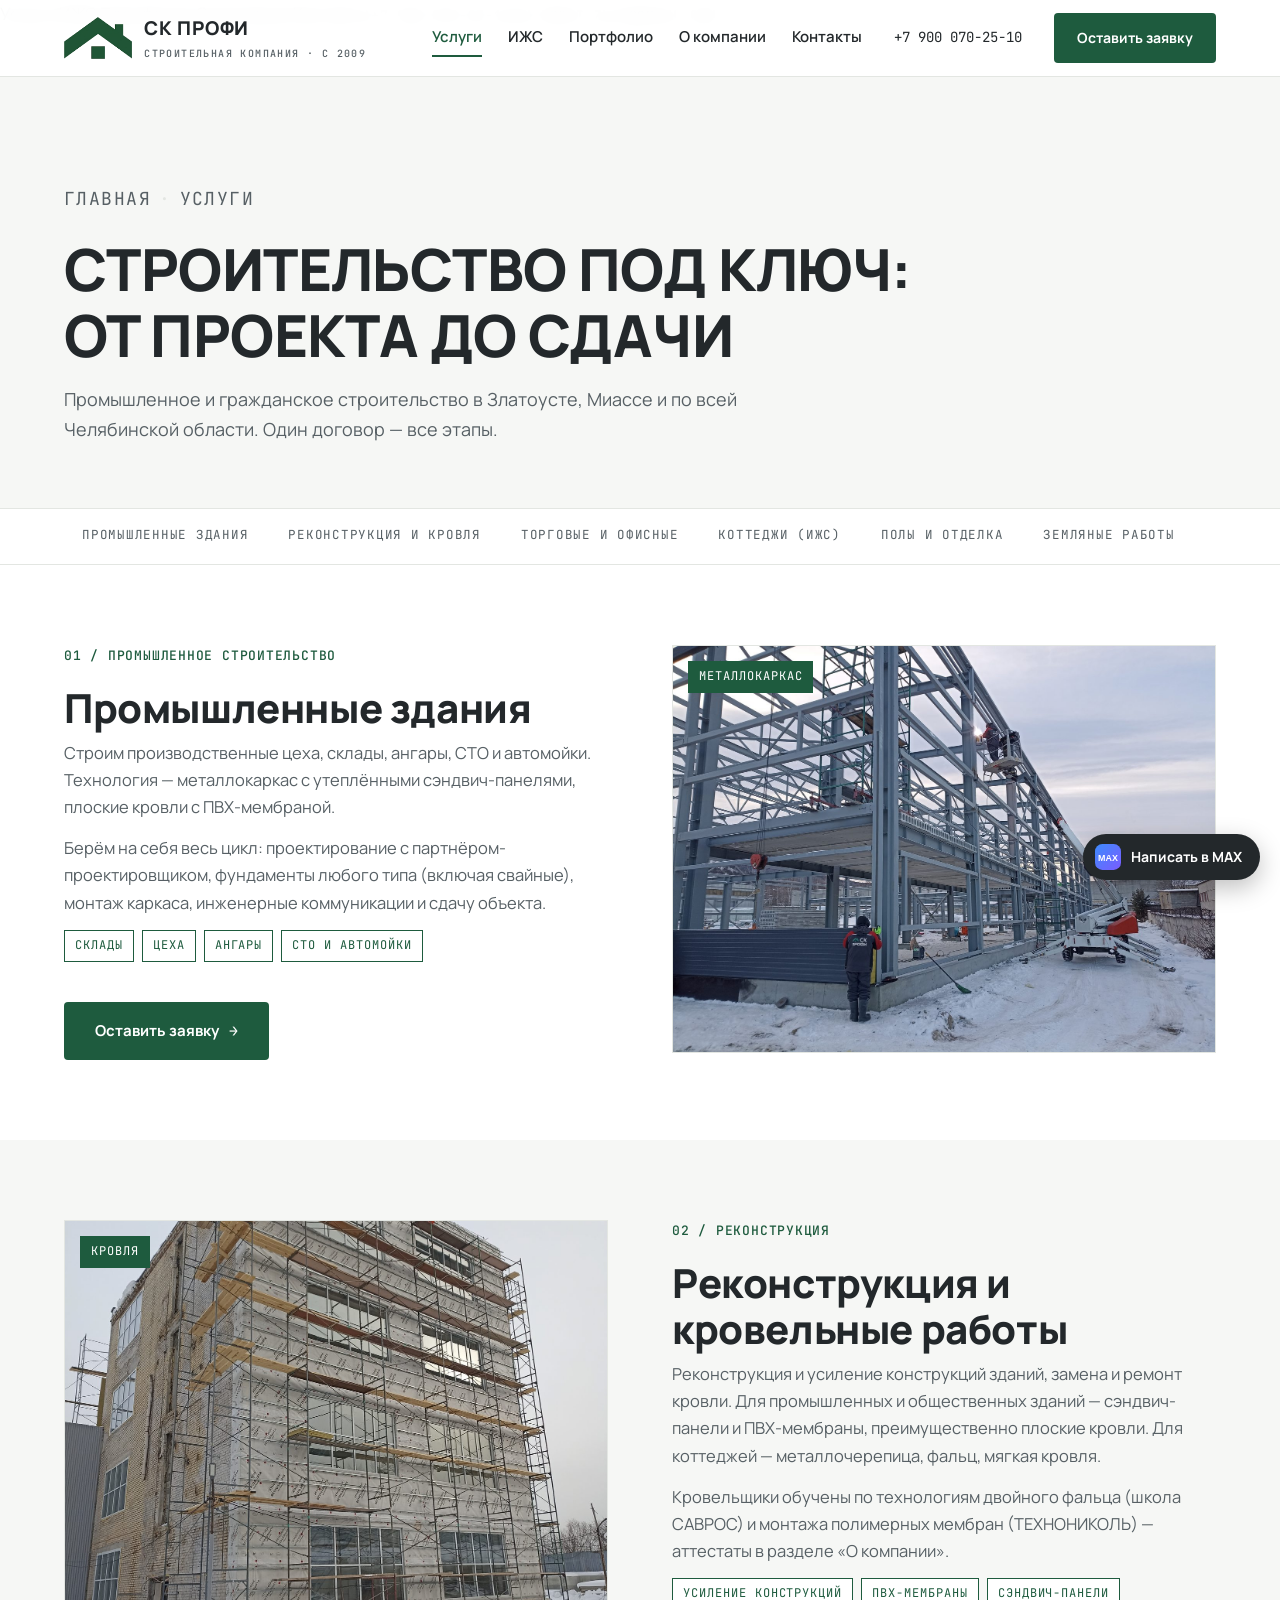
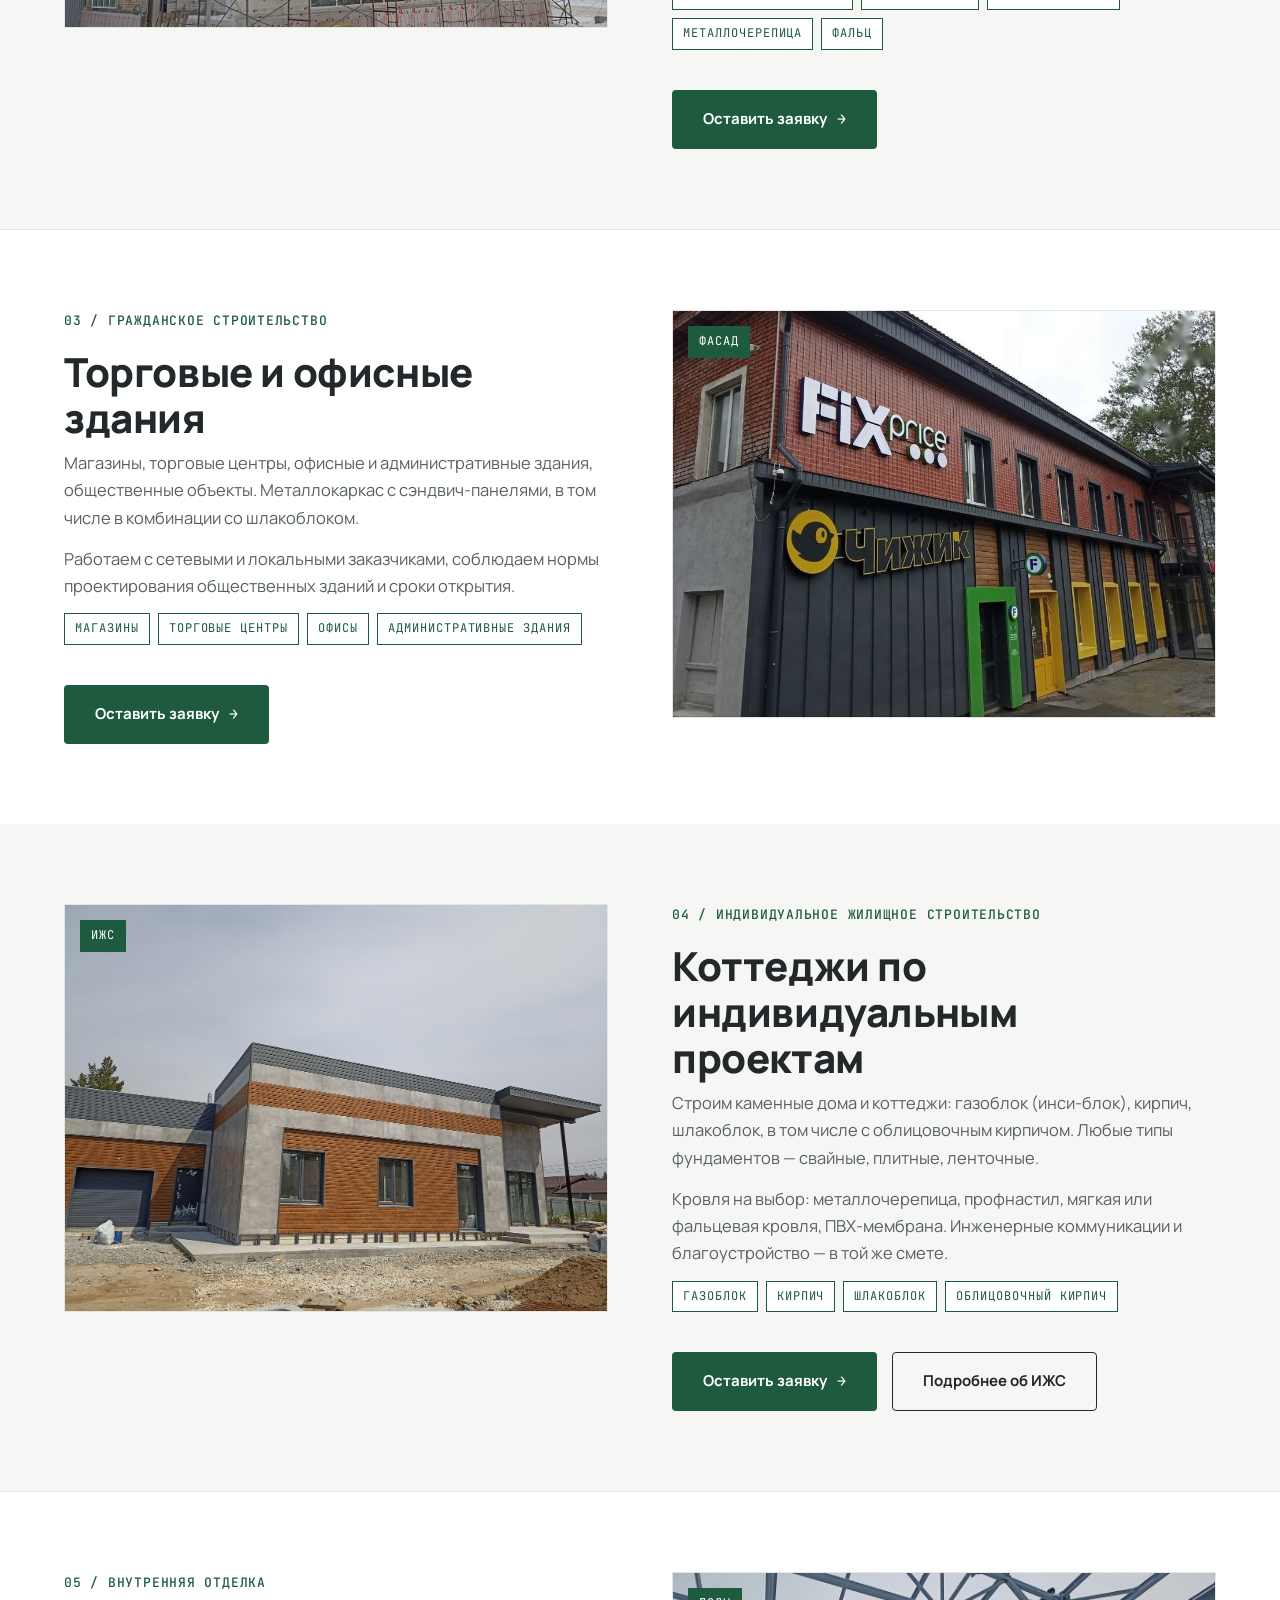
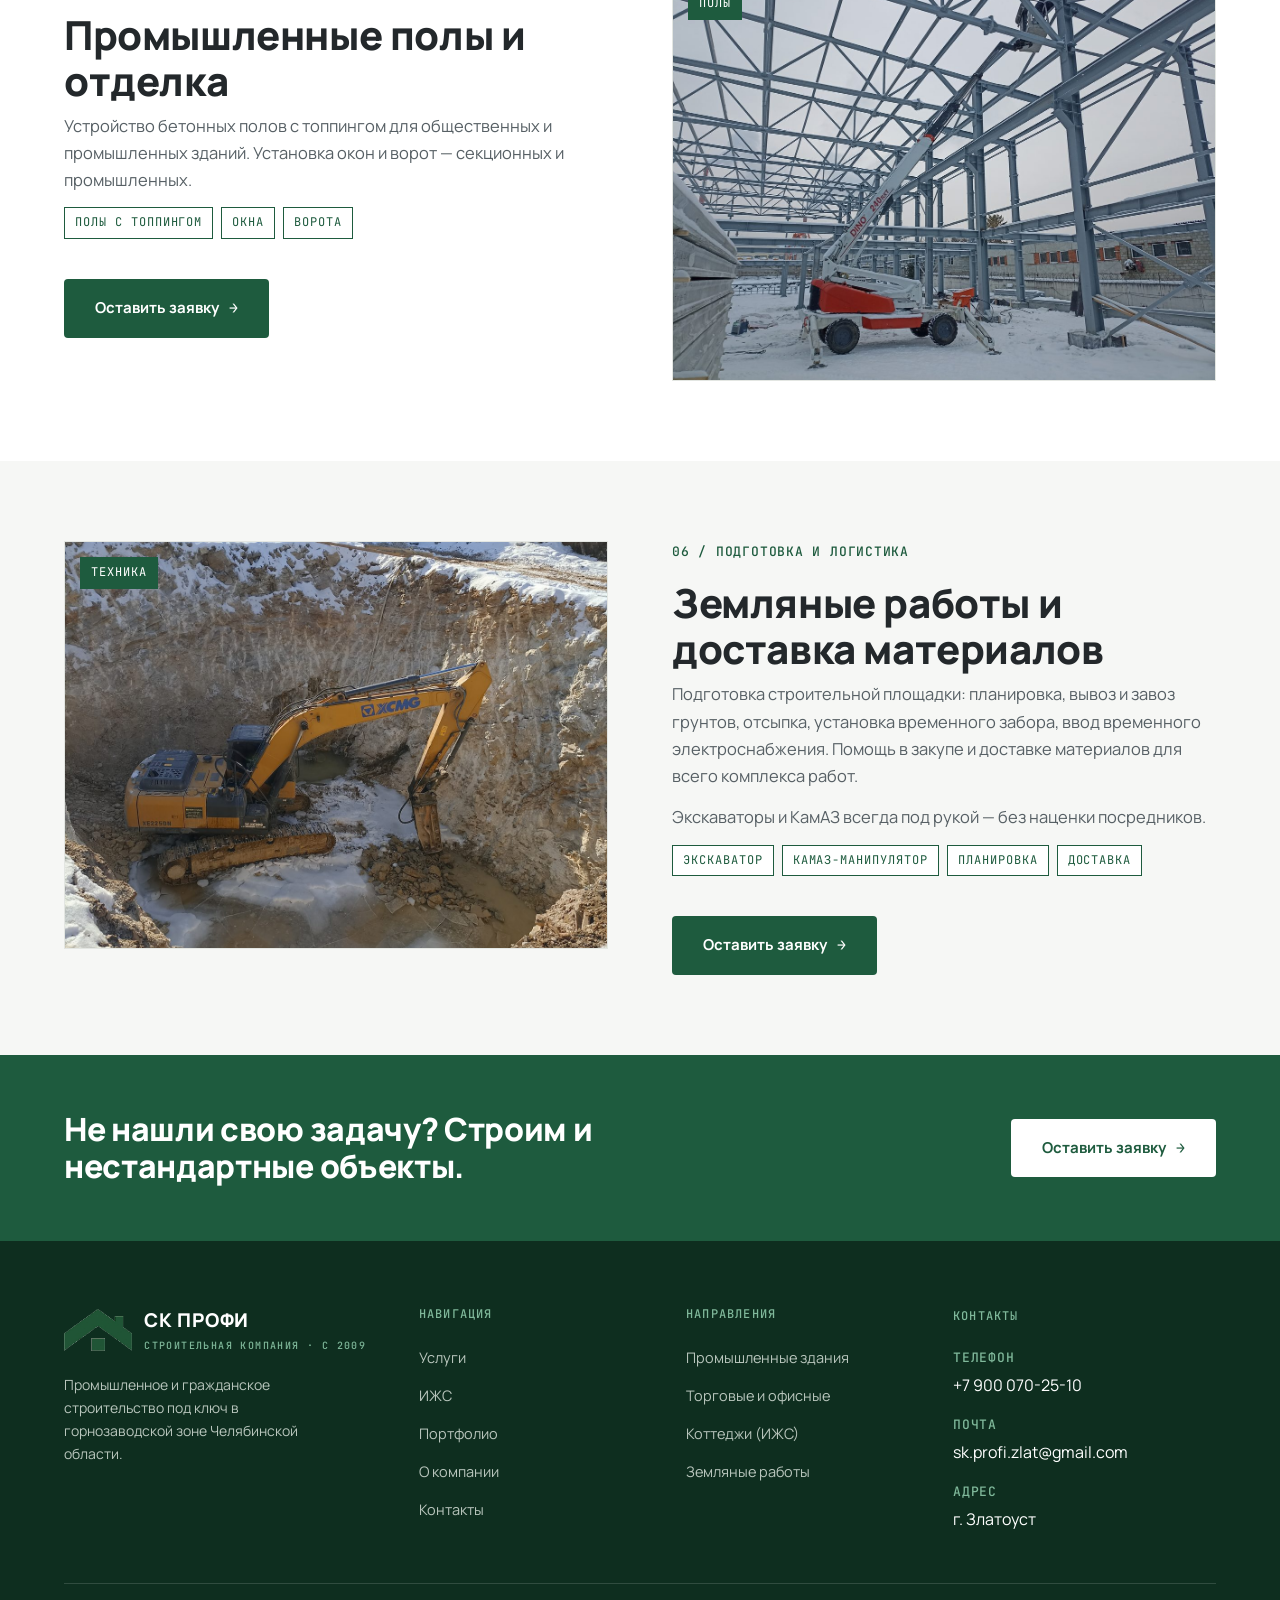
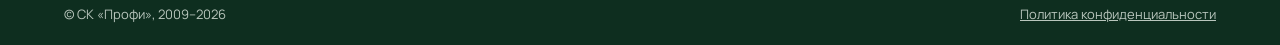
<file: uslugi.html>
<!DOCTYPE html>
<html lang="ru">
<head>
  <meta charset="UTF-8">
  <meta name="viewport" content="width=device-width, initial-scale=1.0">
  <title>Строительные услуги — ангары, цеха, металлоконструкции, кровля | СК Профи Златоуст</title>
  <meta name="description" content="Услуги СК «Профи» в Златоусте и Миассе: строительство цехов, складов и ангаров, реконструкция и кровля, торговые и офисные здания, коттеджи, промышленные полы, земляные работы.">
  <meta property="og:type" content="website">
  <meta property="og:locale" content="ru_RU">
  <meta property="og:title" content="Услуги СК Профи — строительство под ключ">
  <meta property="og:description" content="Ангары, цеха, склады, кровля, реконструкция, коттеджи, земляные работы — Златоуст, Миасс, Челябинская область.">
  <meta property="og:image" content="img/uslugi-prom.jpg">
  <link rel="icon" type="image/svg+xml" href="img/favicon.svg">
  <link rel="preconnect" href="https://fonts.googleapis.com">
  <link rel="preconnect" href="https://fonts.gstatic.com" crossorigin>
  <link href="https://fonts.googleapis.com/css2?family=Manrope:wght@400;500;600;700;800&family=JetBrains+Mono:wght@400;500;700&display=swap" rel="stylesheet">
  <link rel="stylesheet" href="css/style.css">
</head>
<body>

<header class="header">
  <div class="container header__inner">
    <a class="logo" href="index.html" aria-label="СК Профи — на главную">
      <img class="logo__img" src="img/logo.png" alt="СК Профи — логотип">
      <span class="logo__name">СК ПРОФИ<small>СТРОИТЕЛЬНАЯ КОМПАНИЯ · С 2009</small></span>
    </a>
    <nav class="nav">
      <a href="uslugi.html" class="active">Услуги</a>
      <a href="izhs.html">ИЖС</a>
      <a href="portfolio.html">Портфолио</a>
      <a href="o-kompanii.html">О компании</a>
      <a href="kontakty.html">Контакты</a>
    </nav>
    <a class="header__phone" href="tel:+79000702510">+7 900 070-25-10</a>
    <a class="btn btn--primary" href="kontakty.html#zayavka">Оставить заявку</a>
    <button class="burger" id="burger" aria-label="Меню"><span></span><span></span><span></span></button>
  </div>
</header>
<div class="mobile-menu" id="mobileMenu">
  <a href="uslugi.html">Услуги</a>
  <a href="izhs.html">ИЖС</a>
  <a href="portfolio.html">Портфолио</a>
  <a href="o-kompanii.html">О компании</a>
  <a href="kontakty.html">Контакты</a>
  <a class="mono" href="tel:+79000702510">+7 900 070-25-10</a>
  <a class="mono" href="mailto:sk.profi.zlat@gmail.com">sk.profi.zlat@gmail.com</a>
</div>

<div class="page-hero">
  <div class="container">
    <p class="breadcrumb"><a href="index.html">Главная</a><span>·</span>Услуги</p>
    <h1>Строительство под ключ: от проекта до сдачи</h1>
    <p>Промышленное и гражданское строительство в Златоусте, Миассе и по всей Челябинской области. Один договор — все этапы.</p>
  </div>
</div>

<div class="anchors">
  <div class="container anchors__row">
    <a href="#prom" data-anchor>Промышленные здания</a>
    <a href="#rek" data-anchor>Реконструкция и кровля</a>
    <a href="#grad" data-anchor>Торговые и офисные</a>
    <a href="#izhs" data-anchor>Коттеджи (ИЖС)</a>
    <a href="#poly" data-anchor>Полы и отделка</a>
    <a href="#zemlya" data-anchor>Земляные работы</a>
  </div>
</div>

<!-- ПРОМ -->
<section class="svc-block" id="prom">
  <div class="container split">
    <div>
      <span class="mono mono-svc">01 / Промышленное строительство</span>
      <h2>Промышленные здания</h2>
      <p>Строим производственные цеха, склады, ангары, СТО и автомойки. Технология — металлокаркас с утеплёнными сэндвич-панелями, плоские кровли с ПВХ-мембраной.</p>
      <p>Берём на себя весь цикл: проектирование с партнёром-проектировщиком, фундаменты любого типа (включая свайные), монтаж каркаса, инженерные коммуникации и сдачу объекта.</p>
      <div class="svc-list">
        <span class="tag tag--green">Склады</span><span class="tag tag--green">Цеха</span><span class="tag tag--green">Ангары</span><span class="tag tag--green">СТО и автомойки</span>
      </div>
      <div class="mt-40"><a class="btn btn--primary" href="kontakty.html#zayavka">Оставить заявку <span class="arr">→</span></a></div>
    </div>
    <div class="split__photo fade-photo"><span class="tag tag--fill">Металлокаркас</span>
      <img src="img/uslugi-prom.jpg" alt="Промышленное здание на металлокаркасе">
      <img src="img/portfolio-4.jpg" alt="Монтаж металлоконструкций" loading="lazy">
      <img src="img/obekt-3.jpg" alt="Монтаж каркаса промышленного здания" loading="lazy">
    </div>
  </div>
</section>

<!-- РЕКОНСТРУКЦИЯ -->
<section class="svc-block tint" id="rek" style="border-top:none">
  <div class="container split">
    <div class="split__photo fade-photo"><span class="tag tag--fill">Кровля</span>
      <img src="img/uslugi-rek.jpg" alt="Реконструкция здания">
      <img src="img/obj-fasad.jpg" alt="Реконструкция фасада здания" loading="lazy">
    </div>
    <div>
      <span class="mono mono-svc">02 / Реконструкция</span>
      <h2>Реконструкция и кровельные работы</h2>
      <p>Реконструкция и усиление конструкций зданий, замена и ремонт кровли. Для промышленных и общественных зданий — сэндвич-панели и ПВХ-мембраны, преимущественно плоские кровли. Для коттеджей — металлочерепица, фальц, мягкая кровля.</p>
      <p>Кровельщики обучены по технологиям двойного фальца (школа САВРОС) и монтажа полимерных мембран (ТЕХНОНИКОЛЬ) — аттестаты в разделе «О компании».</p>
      <div class="svc-list">
        <span class="tag tag--green">Усиление конструкций</span><span class="tag tag--green">ПВХ-мембраны</span><span class="tag tag--green">Сэндвич-панели</span><span class="tag tag--green">Металлочерепица</span><span class="tag tag--green">Фальц</span>
      </div>
      <div class="mt-40"><a class="btn btn--primary" href="kontakty.html#zayavka">Оставить заявку <span class="arr">→</span></a></div>
    </div>
  </div>
</section>

<!-- ГРАЖДАНСКОЕ -->
<section class="svc-block" id="grad">
  <div class="container split">
    <div>
      <span class="mono mono-svc">03 / Гражданское строительство</span>
      <h2>Торговые и офисные здания</h2>
      <p>Магазины, торговые центры, офисные и административные здания, общественные объекты. Металлокаркас с сэндвич-панелями, в том числе в комбинации со шлакоблоком.</p>
      <p>Работаем с сетевыми и локальными заказчиками, соблюдаем нормы проектирования общественных зданий и сроки открытия.</p>
      <div class="svc-list">
        <span class="tag tag--green">Магазины</span><span class="tag tag--green">Торговые центры</span><span class="tag tag--green">Офисы</span><span class="tag tag--green">Административные здания</span>
      </div>
      <div class="mt-40"><a class="btn btn--primary" href="kontakty.html#zayavka">Оставить заявку <span class="arr">→</span></a></div>
    </div>
    <div class="split__photo fade-photo"><span class="tag tag--fill">Фасад</span>
      <img src="img/uslugi-torg.jpg" alt="Торговое здание">
      <img src="img/portfolio-2.jpg" alt="Торговый центр" loading="lazy">
      <img src="img/portfolio-magazin.jpg" alt="Построенный магазин" loading="lazy">
    </div>
  </div>
</section>

<!-- ИЖС -->
<section class="svc-block tint" id="izhs" style="border-top:none">
  <div class="container split">
    <div class="split__photo fade-photo"><span class="tag tag--fill">ИЖС</span>
      <img src="img/uslugi-izhs.jpg" alt="Коттедж из газоблока">
      <img src="img/portfolio-3.jpg" alt="Каменный дом" loading="lazy">
      <img src="img/obj-izhs-fund.jpg" alt="Фундамент дома" loading="lazy">
    </div>
    <div>
      <span class="mono mono-svc">04 / Индивидуальное жилищное строительство</span>
      <h2>Коттеджи по индивидуальным проектам</h2>
      <p>Строим каменные дома и коттеджи: газоблок (инси-блок), кирпич, шлакоблок, в том числе с облицовочным кирпичом. Любые типы фундаментов — свайные, плитные, ленточные.</p>
      <p>Кровля на выбор: металлочерепица, профнастил, мягкая или фальцевая кровля, ПВХ-мембрана. Инженерные коммуникации и благоустройство — в той же смете.</p>
      <div class="svc-list">
        <span class="tag tag--green">Газоблок</span><span class="tag tag--green">Кирпич</span><span class="tag tag--green">Шлакоблок</span><span class="tag tag--green">Облицовочный кирпич</span>
      </div>
      <div class="mt-40">
        <a class="btn btn--primary" href="kontakty.html#zayavka">Оставить заявку <span class="arr">→</span></a>
        <a class="btn btn--outline" href="izhs.html" style="margin-left:12px">Подробнее об ИЖС</a>
      </div>
    </div>
  </div>
</section>

<!-- ПОЛЫ -->
<section class="svc-block" id="poly">
  <div class="container split">
    <div>
      <span class="mono mono-svc">05 / Внутренняя отделка</span>
      <h2>Промышленные полы и отделка</h2>
      <p>Устройство бетонных полов с топпингом для общественных и промышленных зданий. Установка окон и ворот — секционных и промышленных.</p>
      <div class="svc-list">
        <span class="tag tag--green">Полы с топпингом</span><span class="tag tag--green">Окна</span><span class="tag tag--green">Ворота</span>
      </div>
      <div class="mt-40"><a class="btn btn--primary" href="kontakty.html#zayavka">Оставить заявку <span class="arr">→</span></a></div>
    </div>
    <div class="split__photo"><span class="tag tag--fill">Полы</span><img src="img/uslugi-poly.jpg" alt="Внутренние работы в производственном здании"></div>
  </div>
</section>

<!-- ЗЕМЛЯ -->
<section class="svc-block tint" id="zemlya" style="border-top:none">
  <div class="container split">
    <div class="split__photo fade-photo"><span class="tag tag--fill">Техника</span>
      <img src="img/uslugi-zemlya.jpg" alt="Земляные работы экскаватором">
      <img src="img/tech-ekskavator.jpg" alt="Экскаватор на планировке площадки" loading="lazy">
      <img src="img/proc-4.jpg" alt="Подготовка площадки и фундаментные работы" loading="lazy">
    </div>
    <div>
      <span class="mono mono-svc">06 / Подготовка и логистика</span>
      <h2>Земляные работы и доставка материалов</h2>
      <p>Подготовка строительной площадки: планировка, вывоз и завоз грунтов, отсыпка, установка временного забора, ввод временного электроснабжения. Помощь в закупе и доставке материалов для всего комплекса работ.</p>
      <p>Экскаваторы и КамАЗ всегда под рукой — без наценки посредников.</p>
      <div class="svc-list">
        <span class="tag tag--green">Экскаватор</span><span class="tag tag--green">КамАЗ-манипулятор</span><span class="tag tag--green">Планировка</span><span class="tag tag--green">Доставка</span>
      </div>
      <div class="mt-40"><a class="btn btn--primary" href="kontakty.html#zayavka">Оставить заявку <span class="arr">→</span></a></div>
    </div>
  </div>
</section>

<section class="cta-strip">
  <div class="container">
    <h2>Не нашли свою задачу? Строим и нестандартные объекты.</h2>
    <a class="btn" href="kontakty.html#zayavka">Оставить заявку <span class="arr">→</span></a>
  </div>
</section>

<footer class="footer">
  <div class="container">
    <div class="footer__grid">
      <div>
        <a class="logo" href="index.html">
          <img class="logo__img" src="img/logo.png" alt="СК Профи — логотип">
          <span class="logo__name">СК ПРОФИ<small>СТРОИТЕЛЬНАЯ КОМПАНИЯ · С 2009</small></span>
        </a>
        <p class="footer__slogan">Промышленное и гражданское строительство под ключ в горнозаводской зоне Челябинской области.</p>
      </div>
      <div>
        <h4>Навигация</h4>
        <ul>
          <li><a href="uslugi.html">Услуги</a></li>
          <li><a href="izhs.html">ИЖС</a></li>
          <li><a href="portfolio.html">Портфолио</a></li>
          <li><a href="o-kompanii.html">О компании</a></li>
          <li><a href="kontakty.html">Контакты</a></li>
        </ul>
      </div>
      <div>
        <h4>Направления</h4>
        <ul>
          <li><a href="uslugi.html#prom">Промышленные здания</a></li>
          <li><a href="uslugi.html#grad">Торговые и офисные</a></li>
          <li><a href="izhs.html">Коттеджи (ИЖС)</a></li>
          <li><a href="uslugi.html#zemlya">Земляные работы</a></li>
        </ul>
      </div>
      <div class="footer__contact">
        <h4>Контакты</h4>
        <span class="mono">Телефон</span>
        <a href="tel:+79000702510">+7 900 070-25-10</a><br>
        <span class="mono">Почта</span>
        <a href="mailto:sk.profi.zlat@gmail.com">sk.profi.zlat@gmail.com</a><br>
        <span class="mono">Адрес</span>
        <span class="val">г. Златоуст</span>
      </div>
    </div>
    <div class="footer__bottom">
      <span>© СК «Профи», 2009–<span id="year">2026</span></span>
      <a href="politika.html">Политика конфиденциальности</a>
    </div>
  </div>
</footer>

<!-- TODO MAX: заменить href на личную ссылку профиля Жени https://max.ru/u/... -->
<a class="max-btn" href="https://max.ru/" target="_blank" rel="noopener" aria-label="Написать в мессенджер MAX">
  <svg viewBox="0 0 32 32" aria-hidden="true"><defs><linearGradient id="maxg" x1="0" y1="0" x2="1" y2="1"><stop offset="0" stop-color="#3D8BFD"/><stop offset="1" stop-color="#7A5CFF"/></linearGradient></defs><rect width="32" height="32" rx="9" fill="url(#maxg)"/><text x="16" y="21" text-anchor="middle" font-family="Arial,Helvetica,sans-serif" font-weight="800" font-size="11" fill="#fff">MAX</text></svg>
  <span>Написать в MAX</span>
</a>

<script src="js/script.js"></script>
</body>
</html>
</file>
<file: css/style.css>
/* ============================================================
   СК «ПРОФИ» — стройка под ключ, Златоуст / Миасс
   Палитра: фирменный зелёный + графит + белый
   ============================================================ */

:root {
  --green:        #1E5B3E;   /* фирменный зелёный */
  --green-dark:   #123D29;
  --green-deep:   #0E2E1F;   /* футер, тёмные секции */
  --graphite:     #23282B;
  --gray:         #576065;
  --line:         #E3E6E2;
  --bg:           #F6F7F5;
  --white:        #FFFFFF;
  --danger:       #B3402A;

  --font: 'Manrope', 'Segoe UI', Arial, sans-serif;
  --mono: 'JetBrains Mono', 'Courier New', monospace;

  --container: 1200px;
  --radius: 4px;
  --header-h: 76px;
}

* { margin: 0; padding: 0; box-sizing: border-box; }

html { scroll-behavior: smooth; }

body {
  font-family: var(--font);
  font-size: 17px;
  line-height: 1.65;
  color: var(--graphite);
  background: var(--white);
}

img { display: block; max-width: 100%; }
a { color: inherit; text-decoration: none; }
ul { list-style: none; }

.container {
  max-width: var(--container);
  margin: 0 auto;
  padding: 0 24px;
}

/* ---------- Типографика ---------- */
h1, h2, h3 { line-height: 1.15; font-weight: 800; letter-spacing: -0.01em; }
h1 { font-size: clamp(32px, 4.6vw, 58px); }
h2 { font-size: clamp(26px, 3.2vw, 40px); }
h3 { font-size: 20px; font-weight: 700; }

.mono {
  font-family: var(--mono);
  font-size: 13px;
  font-weight: 500;
  letter-spacing: 0.06em;
  text-transform: uppercase;
}

.sec-label {
  font-family: var(--mono);
  font-size: 13px;
  font-weight: 500;
  letter-spacing: 0.08em;
  text-transform: uppercase;
  color: var(--green);
  display: flex;
  align-items: center;
  gap: 12px;
  margin-bottom: 14px;
}
.sec-label::after {
  content: "";
  height: 1px;
  width: 64px;
  background: var(--green);
  opacity: .5;
}
.sec-label--light { color: #9CC3AE; }
.sec-label--light::after { background: #9CC3AE; }

.sec-head { margin-bottom: 44px; max-width: 760px; }
.sec-head p.lead { color: var(--gray); font-size: 19.5px; margin-top: 14px; }

section { padding: 96px 0; }
section.tint { background: var(--bg); }
section.dark { background: var(--green-deep); color: var(--white); }
section.dark .sec-head p.lead { color: #B9C6BD; }

/* ---------- Кнопки ---------- */
.btn {
  display: inline-flex;
  align-items: center;
  justify-content: center;
  gap: 10px;
  padding: 16px 30px;
  border-radius: var(--radius);
  font-family: var(--font);
  font-size: 15px;
  font-weight: 700;
  border: 1.5px solid transparent;
  cursor: pointer;
  transition: background .2s ease, color .2s ease, border-color .2s ease;
  white-space: nowrap;
}
.btn--primary { background: var(--green); color: var(--white); }
.btn--primary:hover { background: var(--green-dark); }
.btn--outline { border-color: var(--graphite); color: var(--graphite); background: transparent; }
.btn--outline:hover { background: var(--graphite); color: var(--white); }
.btn--outline-light { border-color: rgba(255,255,255,.7); color: var(--white); }
.btn--outline-light:hover { background: var(--white); color: var(--graphite); }
.btn .arr { font-family: var(--mono); }

/* ---------- Клеймо-тег ---------- */
.tag {
  display: inline-block;
  font-family: var(--mono);
  font-size: 12px;
  letter-spacing: .08em;
  text-transform: uppercase;
  padding: 5px 10px;
  border: 1px solid var(--line);
  background: var(--white);
  color: var(--graphite);
}
.tag--green { border-color: var(--green); color: var(--green); }
.tag--fill { background: var(--green); border-color: var(--green); color: var(--white); }
.tag--dark { background: var(--graphite); border-color: var(--graphite); color: var(--white); }

/* ---------- Шапка ---------- */
.header {
  position: fixed;
  top: 0; left: 0; right: 0;
  z-index: 100;
  background: rgba(255,255,255,.96);
  backdrop-filter: blur(8px);
  border-bottom: 1px solid var(--line);
}
.header__inner {
  height: var(--header-h);
  display: flex;
  align-items: center;
  gap: 32px;
}
.logo { display: flex; align-items: center; gap: 12px; }
.logo svg { height: 38px; width: auto; }
.logo__name { font-weight: 800; font-size: 19px; letter-spacing: .04em; }
.logo__name small {
  display: block;
  font-family: var(--mono);
  font-size: 10px;
  font-weight: 500;
  letter-spacing: .14em;
  color: var(--gray);
  margin-top: 2px;
}
.nav { display: flex; gap: 26px; margin-left: auto; }
.nav a {
  font-size: 15px; font-weight: 600; color: var(--graphite);
  padding: 6px 0; border-bottom: 2px solid transparent;
}
.nav a:hover { color: var(--green); }
.nav a.active { color: var(--green); border-bottom-color: var(--green); }
.header__phone {
  font-family: var(--mono);
  font-size: 14px;
  color: var(--graphite);
  white-space: nowrap;
}
.header__phone:hover { color: var(--green); }
.header .btn { padding: 12px 22px; font-size: 14px; }

.burger {
  display: none;
  width: 44px; height: 44px;
  background: none; border: 1px solid var(--line); border-radius: var(--radius);
  cursor: pointer;
  flex-direction: column;
  align-items: center; justify-content: center;
  gap: 5px;
}
.burger span { display: block; width: 20px; height: 2px; background: var(--graphite); transition: transform .25s, opacity .25s; }
.burger.open span:nth-child(1) { transform: translateY(7px) rotate(45deg); }
.burger.open span:nth-child(2) { opacity: 0; }
.burger.open span:nth-child(3) { transform: translateY(-7px) rotate(-45deg); }

/* ---------- Герой ---------- */
.hero {
  position: relative;
  min-height: 92vh;
  display: flex;
  align-items: flex-end;
  color: var(--white);
  padding: 0;
  background: var(--green-deep);
}
.hero__bg { position: absolute; inset: 0; overflow: hidden; }
.hero__bg img { width: 100%; height: 100%; object-fit: cover; opacity: .85; }
.hero__bg::after {
  content: "";
  position: absolute; inset: 0;
  background: linear-gradient(180deg, rgba(14,46,31,.25) 0%, rgba(14,46,31,.55) 55%, rgba(14,46,31,.92) 100%);
}
.hero__content { position: relative; padding: 180px 24px 72px; width: 100%; max-width: 1248px; margin: 0 auto; }
.hero__title { max-width: 820px; text-transform: uppercase; }
.hero__sub {
  margin-top: 20px;
  font-size: clamp(16px, 1.6vw, 20px);
  color: #D7E2DB;
  max-width: 640px;
}
.hero__meta {
  margin-top: 16px;
  font-family: var(--mono);
  font-size: 13px;
  letter-spacing: .1em;
  text-transform: uppercase;
  color: #9CC3AE;
}
.hero__cta { display: flex; flex-wrap: wrap; gap: 16px; margin-top: 34px; }
.hero__bottom {
  position: relative;
  border-top: 1px solid rgba(255,255,255,.18);
  padding: 14px 0;
}
.hero__bottom .container {
  display: flex;
  justify-content: space-between;
  gap: 24px;
  flex-wrap: wrap;
}
.hero__ticker {
  font-family: var(--mono);
  font-size: 12.5px;
  letter-spacing: .12em;
  text-transform: uppercase;
  color: #B9C6BD;
}

/* ---------- Полоса цифр ---------- */
.stats { padding: 0; }
.stats__grid {
  display: grid;
  grid-template-columns: repeat(4, 1fr);
  border-left: 1px solid var(--line);
}
.stat {
  padding: 40px 32px;
  border-right: 1px solid var(--line);
}
.stat__num {
  font-size: clamp(34px, 3.4vw, 52px);
  font-weight: 800;
  color: var(--green);
  line-height: 1;
}
.stat__cap {
  margin-top: 12px;
  font-family: var(--mono);
  font-size: 12px;
  letter-spacing: .08em;
  text-transform: uppercase;
  color: var(--gray);
}

/* ---------- Карточки «Почему мы» ---------- */
.cards {
  display: grid;
  grid-template-columns: repeat(4, 1fr);
  gap: 1px;
  background: var(--line);
  border: 1px solid var(--line);
}
.card {
  background: var(--white);
  padding: 32px 28px;
  transition: background .2s ease;
}
.card:hover { background: var(--bg); }
.card__icon { height: 46px; margin-bottom: 20px; color: var(--green); }
.card__icon svg { height: 100%; width: auto; }
.card h3 { margin-bottom: 10px; }
.card p { font-size: 15.5px; color: var(--gray); }

/* ---------- Направления ---------- */
.dirs { display: grid; grid-template-columns: repeat(3, 1fr); gap: 28px; }
.dir {
  border: 1px solid var(--line);
  background: var(--white);
  display: flex; flex-direction: column;
  transition: border-color .2s ease, transform .2s ease;
}
.dir:hover { border-color: var(--green); transform: translateY(-3px); }
.dir__photo { aspect-ratio: 16/10; overflow: hidden; }
.dir__photo img { width: 100%; height: 100%; object-fit: cover; transition: transform .5s ease; }
.dir:hover .dir__photo img { transform: scale(1.04); }
.dir__body { padding: 24px; display: flex; flex-direction: column; gap: 10px; flex: 1; }
.dir__body p { font-size: 15.5px; color: var(--gray); flex: 1; }
.dir__link {
  font-family: var(--mono);
  font-size: 13px;
  letter-spacing: .06em;
  text-transform: uppercase;
  color: var(--green);
  margin-top: 6px;
}
.dir__link:hover { text-decoration: underline; }

/* ---------- Таймлайн этапов ---------- */
.steps { display: flex; flex-direction: column; }
.step {
  display: grid;
  grid-template-columns: 90px 300px 1fr;
  gap: 28px;
  padding: 26px 0;
  border-top: 1px solid rgba(255,255,255,.14);
  align-items: baseline;
}
.step:last-child { border-bottom: 1px solid rgba(255,255,255,.14); }
.step__num {
  font-family: var(--mono);
  font-size: 22px;
  font-weight: 700;
  color: var(--green);
}
section.dark .step__num { color: #7FB89A; }
.step h3 { color: var(--white); }
.step p { color: #B9C6BD; font-size: 16px; max-width: 640px; }
.step--light { border-top-color: var(--line); }
.step--light h3 { color: var(--graphite); }
.step--light p { color: var(--gray); }
.step--light .step__num { color: var(--green); }

/* ---------- Техника / два колонки ---------- */
.split {
  display: grid;
  grid-template-columns: 1fr 1fr;
  gap: 64px;
  align-items: center;
}
.split__photo { position: relative; }
.split__photo img { width: 100%; border: 1px solid var(--line); }
.split__photo .tag { position: absolute; left: 16px; top: 16px; }
.checklist { margin-top: 26px; display: flex; flex-direction: column; gap: 14px; }
.checklist li {
  display: flex; gap: 14px; align-items: flex-start;
  font-size: 16.5px;
}
.checklist li::before {
  content: "";
  flex: 0 0 auto;
  width: 18px; height: 18px;
  margin-top: 4px;
  background: var(--green);
  clip-path: polygon(14% 44%, 0 60%, 40% 100%, 100% 18%, 84% 4%, 40% 68%);
}

/* ---------- Слайдер объектов ---------- */
.slider { position: relative; }
.slider__track-wrap { overflow: hidden; }
.slider__track {
  display: flex;
  transition: transform .45s ease;
}
.slider__slide { flex: 0 0 33.3333%; padding: 0 14px; }
.slider__nav {
  display: flex; gap: 10px; justify-content: flex-end; margin-bottom: 22px;
}
.slider__btn {
  width: 46px; height: 46px;
  border: 1px solid var(--line);
  background: var(--white);
  border-radius: var(--radius);
  font-family: var(--mono); font-size: 16px;
  color: var(--graphite);
  cursor: pointer;
  transition: all .2s ease;
}
.slider__btn:hover { background: var(--green); border-color: var(--green); color: var(--white); }
.slider__btn:disabled { opacity: .35; cursor: default; }
.slider__btn:disabled:hover { background: var(--white); color: var(--graphite); border-color: var(--line); }
.slider__dots { display: flex; gap: 8px; justify-content: center; margin-top: 26px; }
.slider__dot {
  width: 28px; height: 3px; border: none; background: var(--line); cursor: pointer; padding: 0;
}
.slider__dot.active { background: var(--green); }

/* ---------- Карточка объекта ---------- */
.obj-card {
  display: flex; flex-direction: column;
  background: var(--white);
  border: 1px solid var(--line);
  transition: border-color .2s ease;
  height: 100%;
}
.obj-card:hover { border-color: var(--green); }
.obj-card__photo { position: relative; aspect-ratio: 4/3; overflow: hidden; }
.obj-card__photo img { width: 100%; height: 100%; object-fit: cover; transition: transform .5s ease; }
.obj-card:hover .obj-card__photo img { transform: scale(1.04); }
.obj-card__photo .tag { position: absolute; top: 14px; left: 14px; }
.obj-card__body { padding: 22px; display: flex; flex-direction: column; gap: 10px; flex: 1; }
.obj-card__meta {
  font-family: var(--mono);
  font-size: 12px;
  letter-spacing: .08em;
  text-transform: uppercase;
  color: var(--gray);
}
.obj-card__body p { font-size: 15.5px; color: var(--gray); flex: 1; }

.objs-grid { display: grid; grid-template-columns: repeat(3, 1fr); gap: 28px; }
.objs-grid--2 { grid-template-columns: repeat(2, 1fr); }

/* ---------- Фильтры портфолио ---------- */
.filters { display: flex; flex-wrap: wrap; gap: 10px; margin-bottom: 40px; }
.filter {
  font-family: var(--mono);
  font-size: 13px;
  letter-spacing: .06em;
  text-transform: uppercase;
  padding: 10px 18px;
  border: 1px solid var(--line);
  background: var(--white);
  cursor: pointer;
  color: var(--graphite);
  transition: all .2s ease;
}
.filter:hover { border-color: var(--green); color: var(--green); }
.filter.active { background: var(--green); border-color: var(--green); color: var(--white); }

/* ---------- Форма ---------- */
.form {
  background: var(--white);
  border: 1px solid var(--line);
  padding: 40px;
  display: grid;
  grid-template-columns: 1fr 1fr;
  gap: 20px;
}
.form__full { grid-column: 1 / -1; }
.field label {
  display: block;
  font-family: var(--mono);
  font-size: 12px;
  letter-spacing: .08em;
  text-transform: uppercase;
  color: var(--gray);
  margin-bottom: 8px;
}
.field input,
.field select,
.field textarea {
  width: 100%;
  padding: 14px 16px;
  font-family: var(--font);
  font-size: 15px;
  color: var(--graphite);
  background: var(--white);
  border: 1px solid var(--line);
  border-radius: var(--radius);
  transition: border-color .2s ease;
}
.field input:focus,
.field select:focus,
.field textarea:focus { outline: none; border-color: var(--green); }
.field textarea { resize: vertical; min-height: 110px; }
.consent {
  grid-column: 1 / -1;
  display: flex; gap: 12px; align-items: flex-start;
  font-size: 13.5px; color: var(--gray);
}
.consent input { width: 18px; height: 18px; margin-top: 2px; accent-color: var(--green); }
.consent a { color: var(--green); text-decoration: underline; }
.form__note {
  grid-column: 1 / -1;
  font-size: 13px; color: var(--gray);
}
.form__ok {
  display: none;
  padding: 16px 20px;
  border: 1px solid var(--green);
  background: #EDF5F0;
  color: var(--green-dark);
  font-size: 14.5px;
}
.form__ok.show { display: block; }

.cta-block { display: grid; grid-template-columns: 1fr 1fr; gap: 56px; align-items: start; }
.cta-block h2 { color: var(--white); }
.cta-block .lead { color: #B9C6BD; margin-top: 14px; font-size: 17px; }
.cta-contacts { margin-top: 30px; display: flex; flex-direction: column; gap: 14px; }
.cta-contacts a {
  font-family: var(--mono); font-size: 15px; color: var(--white);
}
.cta-contacts a:hover { color: #9CC3AE; }

/* ---------- Внутренняя шапка страницы ---------- */
.page-hero {
  padding: calc(var(--header-h) + 64px) 0 64px;
  background: var(--bg);
  border-bottom: 1px solid var(--line);
}
.page-hero h1 { text-transform: uppercase; max-width: 900px; }
.page-hero p { margin-top: 16px; color: var(--gray); font-size: 18px; max-width: 680px; }
.breadcrumb {
  font-family: var(--mono); font-size: 12px; letter-spacing: .08em;
  text-transform: uppercase; color: var(--gray); margin-bottom: 22px;
}
.breadcrumb a:hover { color: var(--green); }
.breadcrumb span { margin: 0 8px; color: var(--line); }

/* ---------- Якорная навигация услуг ---------- */
.anchors {
  position: sticky; top: var(--header-h); z-index: 50;
  background: var(--white);
  border-bottom: 1px solid var(--line);
}
.anchors__row { display: flex; gap: 4px; overflow-x: auto; scrollbar-width: none; }
.anchors__row::-webkit-scrollbar { display: none; }
.anchors a {
  font-family: var(--mono);
  font-size: 12.5px;
  letter-spacing: .06em;
  text-transform: uppercase;
  padding: 16px 18px;
  white-space: nowrap;
  color: var(--gray);
  border-bottom: 2px solid transparent;
}
.anchors a:hover { color: var(--green); }
.anchors a.active { color: var(--green); border-bottom-color: var(--green); }

.svc-block { padding: 80px 0; border-top: 1px solid var(--line); scroll-margin-top: calc(var(--header-h) + 60px); }
.svc-block:first-of-type { border-top: none; }
.svc-block .split { align-items: start; }
.svc-block h2 { margin-bottom: 8px; }
.svc-block .mono-svc { color: var(--green); margin-bottom: 18px; display: block; }
.svc-block p { color: var(--gray); margin-bottom: 14px; max-width: 560px; font-size: 16.5px; }
.svc-list { margin-top: 8px; display: flex; flex-wrap: wrap; gap: 8px; }

/* ---------- Карточка объекта (страница) ---------- */
.object-head { padding-bottom: 0; }
.object-meta {
  display: flex; flex-wrap: wrap; gap: 8px; margin-top: 22px;
}
.gallery { display: grid; grid-template-columns: 2fr 1fr; gap: 20px; }
.gallery__main { position: relative; border: 1px solid var(--line); }
.gallery__main img { width: 100%; height: 100%; object-fit: cover; aspect-ratio: 16/10; }
.gallery__thumbs { display: grid; grid-template-rows: repeat(3, 1fr); gap: 20px; }
.gallery__thumbs button {
  border: 1px solid var(--line); padding: 0; background: none; cursor: pointer;
  overflow: hidden; position: relative;
}
.gallery__thumbs button img { width: 100%; height: 100%; object-fit: cover; aspect-ratio: 16/6.7; }
.gallery__thumbs button.active { border-color: var(--green); box-shadow: inset 0 0 0 2px var(--green); }
.task-grid { display: grid; grid-template-columns: 1fr 1fr; gap: 56px; }
.task-grid h3 { margin-bottom: 14px; }
.task-grid p { color: var(--gray); }

/* ---------- Документы / СРО ---------- */
.docs { display: grid; grid-template-columns: repeat(4, 1fr); gap: 24px; }
.doc {
  border: 1px solid var(--line);
  padding: 28px 24px;
  background: var(--white);
  transition: border-color .2s ease;
}
.doc:hover { border-color: var(--green); }
.doc__num { font-family: var(--mono); font-size: 13px; color: var(--green); letter-spacing: .08em; }
.doc h3 { font-size: 16px; margin-top: 12px; }
.doc p { font-size: 13.5px; color: var(--gray); margin-top: 8px; }

/* ---------- Контакты ---------- */
.contacts-grid { display: grid; grid-template-columns: 1fr 1fr; gap: 56px; align-items: start; }
.contact-line { padding: 22px 0; border-bottom: 1px solid var(--line); }
.contact-line .mono { color: var(--gray); display: block; margin-bottom: 6px; }
.contact-line a, .contact-line strong { font-size: 20px; font-weight: 700; }
.contact-line a:hover { color: var(--green); }
.map {
  border: 1px solid var(--line);
  background:
    repeating-linear-gradient(0deg, transparent, transparent 39px, var(--line) 39px, var(--line) 40px),
    repeating-linear-gradient(90deg, transparent, transparent 39px, var(--line) 39px, var(--line) 40px),
    var(--bg);
  min-height: 420px;
  display: flex; align-items: center; justify-content: center;
  flex-direction: column; gap: 12px;
  color: var(--gray);
}
.requisites { font-size: 13.5px; color: var(--gray); margin-top: 28px; }
.requisites p { margin-bottom: 4px; }

/* ---------- CTA-полоса ---------- */
.cta-strip {
  background: var(--green);
  color: var(--white);
  padding: 56px 0;
}
.cta-strip .container { display: flex; align-items: center; justify-content: space-between; gap: 32px; flex-wrap: wrap; }
.cta-strip h2 { font-size: clamp(22px, 2.6vw, 32px); max-width: 640px; }
.cta-strip .btn { background: var(--white); color: var(--green); }
.cta-strip .btn:hover { background: var(--graphite); color: var(--white); }

/* ---------- Футер ---------- */
.footer { background: var(--green-deep); color: #B9C6BD; padding: 64px 0 0; }
.footer__grid {
  display: grid;
  grid-template-columns: 1.4fr 1fr 1fr 1.2fr;
  gap: 48px;
  padding-bottom: 48px;
}
.footer .logo__name { color: var(--white); }
.footer .logo__name small { color: #7FB89A; }
.footer__slogan { margin-top: 18px; font-size: 14px; max-width: 280px; }
.footer h4 {
  font-family: var(--mono); font-size: 12px; font-weight: 500;
  letter-spacing: .1em; text-transform: uppercase;
  color: #7FB89A; margin-bottom: 18px;
}
.footer ul li { margin-bottom: 10px; }
.footer ul a { font-size: 14.5px; }
.footer ul a:hover { color: var(--white); }
.footer__contact { font-size: 14.5px; line-height: 1.9; }
.footer__contact a:hover { color: var(--white); }
.footer__contact .mono { color: #7FB89A; display: block; margin-top: 12px; }
.footer__contact a, .footer__contact span.val { color: var(--white); font-size: 16px; }
.footer__bottom {
  border-top: 1px solid rgba(255,255,255,.14);
  padding: 20px 0;
  font-size: 13px;
  display: flex; justify-content: space-between; gap: 16px; flex-wrap: wrap;
}
.footer__bottom a { text-decoration: underline; }
.footer__bottom a:hover { color: var(--white); }

/* ---------- Утилиты ---------- */
.mt-40 { margin-top: 40px; }
.center { text-align: center; }
.grid-2 { display: grid; grid-template-columns: 1fr 1fr; gap: 56px; align-items: center; }
.note-verify {
  font-family: var(--mono); font-size: 12px; color: var(--danger);
  letter-spacing: .04em; margin-top: 10px;
}

/* ---------- Адаптив ---------- */
@media (max-width: 1024px) {
  .cards { grid-template-columns: repeat(2, 1fr); }
  .dirs { grid-template-columns: repeat(2, 1fr); }
  .objs-grid, .objs-grid--2 { grid-template-columns: repeat(2, 1fr); }
  .stats__grid { grid-template-columns: repeat(2, 1fr); }
  .stat { border-bottom: 1px solid var(--line); }
  .docs { grid-template-columns: repeat(2, 1fr); }
  .footer__grid { grid-template-columns: 1fr 1fr; }
  .slider__slide { flex: 0 0 50%; }
  .step { grid-template-columns: 70px 1fr; }
  .step p { grid-column: 2; }
}

@media (max-width: 860px) {
  section { padding: 64px 0; }
  .nav, .header__phone, .header .btn { display: none; }
  .burger { display: flex; margin-left: auto; }
  .mobile-menu {
    position: fixed; top: var(--header-h); left: 0; right: 0; bottom: 0;
    background: var(--white); z-index: 99;
    padding: 32px 24px;
    display: none; flex-direction: column; gap: 8px;
  }
  .mobile-menu.open { display: flex; }
  .mobile-menu a {
    font-size: 22px; font-weight: 700; padding: 14px 0;
    border-bottom: 1px solid var(--line);
  }
  .mobile-menu .mono { color: var(--green); margin-top: 24px; }
  .split, .grid-2, .cta-block, .contacts-grid, .task-grid, .gallery, .form { grid-template-columns: 1fr; }
  .gallery__thumbs { grid-template-rows: none; grid-template-columns: repeat(3, 1fr); }
  .gallery__thumbs button img { aspect-ratio: 16/10; }
  .hero { min-height: 78vh; }
  .hero__bottom .container { flex-direction: column; gap: 8px; align-items: flex-start; }
}

@media (max-width: 620px) {
  .dirs, .objs-grid, .objs-grid--2 { grid-template-columns: 1fr; }
  .cards { grid-template-columns: 1fr; }
  .stats__grid { grid-template-columns: 1fr; }
  .stat { border-bottom: 1px solid var(--line); padding: 28px 24px; }
  .slider__slide { flex: 0 0 100%; padding: 0 6px; }
  .form { padding: 26px; }
  .docs { grid-template-columns: 1fr; }
  .footer__grid { grid-template-columns: 1fr; gap: 32px; }
  .step { grid-template-columns: 1fr; gap: 8px; }
  .step p { grid-column: auto; }
}


/* ---------- Логотип-картинка ---------- */
.logo__img { height: 42px; width: auto; display: block; }

/* ---------- Появление при скролле ---------- */
.reveal {
  opacity: 0;
  transform: translateY(28px);
  transition: opacity .7s ease, transform .7s ease;
}
.reveal.visible { opacity: 1; transform: none; }
@media (prefers-reduced-motion: reduce) {
  .reveal { opacity: 1; transform: none; transition: none; }
  .strip__track { animation: none !important; }
}

/* ---------- Параллакс героя ---------- */
.hero__bg img { will-change: transform; }
.hero__bg { transition: transform .15s ease-out; }

/* ---------- «Живые» ховеры ---------- */
.obj-card { transition: border-color .25s ease, box-shadow .25s ease, transform .25s ease; }
.obj-card:hover { box-shadow: 0 18px 40px -18px rgba(18,61,41,.35); transform: translateY(-4px); }
.dir { transition: border-color .25s ease, transform .25s ease, box-shadow .25s ease; }
.dir:hover { box-shadow: 0 18px 40px -18px rgba(18,61,41,.3); }
.card { transition: background .25s ease, transform .25s ease; }
.card:hover { transform: translateY(-3px); }
.btn { transition: background .2s ease, color .2s ease, border-color .2s ease, transform .2s ease; }
.btn:hover { transform: translateY(-1px); }
.btn .arr { transition: transform .2s ease; }
.btn:hover .arr { transform: translateX(4px); }
.dir__link, .obj-card, .filter, .slider__btn, .doc, .tech-card { cursor: pointer; }
.step { transition: background .25s ease; }
.step:hover { background: rgba(255,255,255,.03); }
.step--light:hover { background: var(--bg); }

/* ---------- Фотолента «Процесс работ» ---------- */
.strip { overflow: hidden; position: relative; }
.strip__track {
  display: flex; gap: 20px; width: max-content;
  animation: strip 45s linear infinite;
}
.strip:hover .strip__track { animation-play-state: paused; }
.strip__item {
  flex: 0 0 300px; position: relative; overflow: hidden;
  border: 1px solid var(--line);
}
.strip__item img { width: 100%; aspect-ratio: 4/3; object-fit: cover; display: block; transition: transform .5s ease; }
.strip__item:hover img { transform: scale(1.05); }
.strip__item .tag { position: absolute; left: 12px; bottom: 12px; }
@keyframes strip {
  from { transform: translateX(0); }
  to   { transform: translateX(-50%); }
}

/* ---------- Парк техники ---------- */
.tech-grid { display: grid; grid-template-columns: repeat(2, 1fr); gap: 28px; }
.tech-card {
  display: grid; grid-template-columns: 240px 1fr;
  border: 1px solid var(--line); background: var(--white);
  transition: border-color .25s ease, box-shadow .25s ease;
}
.tech-card:hover { border-color: var(--green); box-shadow: 0 18px 40px -20px rgba(18,61,41,.35); }
.tech-card__photo { overflow: hidden; }
.tech-card__photo img { width: 100%; height: 100%; object-fit: cover; transition: transform .5s ease; }
.tech-card:hover .tech-card__photo img { transform: scale(1.05); }
.tech-card__body { padding: 26px 28px; }
.tech-card__body h3 { margin-bottom: 6px; }
.tech-card__body .mono { color: var(--green); display: block; margin-bottom: 12px; }
.tech-card__body p { font-size: 15px; color: var(--gray); }
.specs { margin-top: 14px; display: flex; flex-direction: column; gap: 8px; }
.specs div { display: flex; justify-content: space-between; gap: 16px; border-bottom: 1px dashed var(--line); padding-bottom: 7px; font-size: 14.5px; }
.specs dt { color: var(--gray); }
.specs dd { font-family: var(--mono); font-size: 13px; font-weight: 700; color: var(--green-dark); text-align: right; }

/* ---------- Валидация формы ---------- */
.field { position: relative; }
.field .err {
  display: none;
  position: absolute; left: 0; top: 100%;
  margin-top: 4px;
  font-size: 12.5px; color: var(--danger);
}
.field.invalid input, .field.invalid select, .field.invalid textarea { border-color: var(--danger); }
.field.invalid .err { display: block; }
.consent.invalid span { color: var(--danger); }

/* ---------- Яндекс.Карта ---------- */
.map-frame {
  border: 1px solid var(--line);
  min-height: 420px;
  position: relative;
}
.map-frame iframe {
  position: absolute; inset: 0; width: 100%; height: 100%; border: 0;
}

/* ---------- Адаптив: техника и лента ---------- */
@media (max-width: 1024px) {
  .tech-grid { grid-template-columns: 1fr; }
}
@media (max-width: 680px) {
  .tech-card { grid-template-columns: 1fr; }
  .tech-card__photo img { aspect-ratio: 16/9; }
  .strip__item { flex: 0 0 240px; }
}

/* ===== Дополнения: 3 карточки, галерея техники, fade-фото, аттестаты, лайтбокс, MAX ===== */
.cards--3{grid-template-columns:repeat(3,1fr)}
.docs--2{grid-template-columns:repeat(2,1fr)}
@media(max-width:900px){.cards--3,.docs--2{grid-template-columns:1fr}}

/* Галерея техники: ПК 4 в ряд, мобилка 2 колонки */
.tech-gallery{display:grid;grid-template-columns:repeat(4,1fr);gap:16px}
.tech-gallery__item{overflow:hidden;border-radius:4px;aspect-ratio:4/3;background:var(--line)}
.tech-gallery__item img{width:100%;height:100%;object-fit:cover;display:block;transition:transform .5s ease}
.tech-gallery__item:hover img{transform:scale(1.06)}
@media(max-width:900px){.tech-gallery{grid-template-columns:repeat(2,1fr);gap:10px}}

/* Fade-ротация фото в разделах услуг */
.fade-photo{position:relative;overflow:hidden;aspect-ratio:4/3}
.fade-photo img{position:absolute;inset:0;width:100%;height:100%;object-fit:cover;opacity:0;transition:opacity 1.2s ease}
.fade-photo img.active{opacity:1}
.fade-photo .tag{z-index:2}

/* Этапы на светлом фоне (страница ИЖС) */
.steps--light .step{background:#fff;border:1px solid var(--line);color:var(--graphite)}
.steps--light .step p{color:var(--gray)}
.steps--light .step__num{color:var(--green)}

/* Карусель аттестатов */
.cert{margin-top:56px}
.cert__head{display:flex;align-items:center;justify-content:space-between;gap:16px;margin-bottom:20px}
.cert__head h3{margin:0}
.cert__nav{display:flex;gap:8px}
.cert__track{display:flex;gap:16px;overflow-x:auto;scroll-snap-type:x mandatory;scrollbar-width:none;padding-bottom:4px}
.cert__track::-webkit-scrollbar{display:none}
.cert__item{flex:0 0 250px;margin:0;scroll-snap-align:start;cursor:zoom-in}
.cert__item img{width:100%;aspect-ratio:3/4;object-fit:cover;border:1px solid var(--line);border-radius:4px;display:block;transition:transform .3s ease,box-shadow .3s ease}
.cert__item:hover img{transform:translateY(-4px);box-shadow:0 12px 28px rgba(20,30,24,.14)}
.cert__item figcaption{font-size:13px;color:var(--gray);margin-top:10px;line-height:1.45}

/* Лайтбокс документов */
.lightbox{position:fixed;inset:0;background:rgba(12,18,14,.93);z-index:1200;display:flex;align-items:center;justify-content:center;opacity:0;pointer-events:none;transition:opacity .3s ease}
.lightbox.open{opacity:1;pointer-events:auto}
.lightbox img{max-width:92vw;max-height:84vh;border-radius:4px;transition:transform .35s ease;cursor:zoom-in;box-shadow:0 20px 60px rgba(0,0,0,.5)}
.lightbox img.zoomed{transform:scale(1.8);cursor:zoom-out}
.lightbox__close{position:absolute;top:18px;right:22px;background:none;border:none;color:#fff;font-size:34px;cursor:pointer;line-height:1}
.lightbox__prev,.lightbox__next{position:absolute;top:50%;transform:translateY(-50%);background:rgba(255,255,255,.1);border:none;color:#fff;font-size:26px;width:48px;height:48px;border-radius:50%;cursor:pointer}
.lightbox__prev{left:18px}.lightbox__next{right:18px}
.lightbox__prev:hover,.lightbox__next:hover{background:rgba(255,255,255,.25)}
.lightbox__cap{position:absolute;bottom:20px;left:50%;transform:translateX(-50%);color:#cfd6d0;font-size:14px;text-align:center;max-width:86vw}

/* Плавающая кнопка MAX */
.max-btn{position:fixed;right:20px;bottom:20px;z-index:900;display:inline-flex;align-items:center;gap:10px;background:var(--graphite);color:#fff;padding:10px 18px 10px 12px;border-radius:50px;font-weight:700;font-size:14px;text-decoration:none;box-shadow:0 8px 24px rgba(0,0,0,.25);transition:transform .25s ease,box-shadow .25s ease}
.max-btn svg{width:26px;height:26px;flex:none}
.max-btn:hover{transform:translateY(-3px);box-shadow:0 14px 32px rgba(0,0,0,.3);color:#fff}
@media(max-width:620px){.max-btn{right:14px;bottom:14px;font-size:12px;padding:8px 14px 8px 10px}.max-btn svg{width:22px;height:22px}}

/* Мобильная защита от горизонтального переполнения */
.breadcrumb{flex-wrap:wrap}
.page-hero h1{overflow-wrap:anywhere}
@media(max-width:620px){
  .hero__bottom,.hero__side{display:none}
  .page-hero h1{font-size:clamp(30px,9vw,40px)}
  .breadcrumb{font-size:10px;line-height:1.7}
}
</file>
